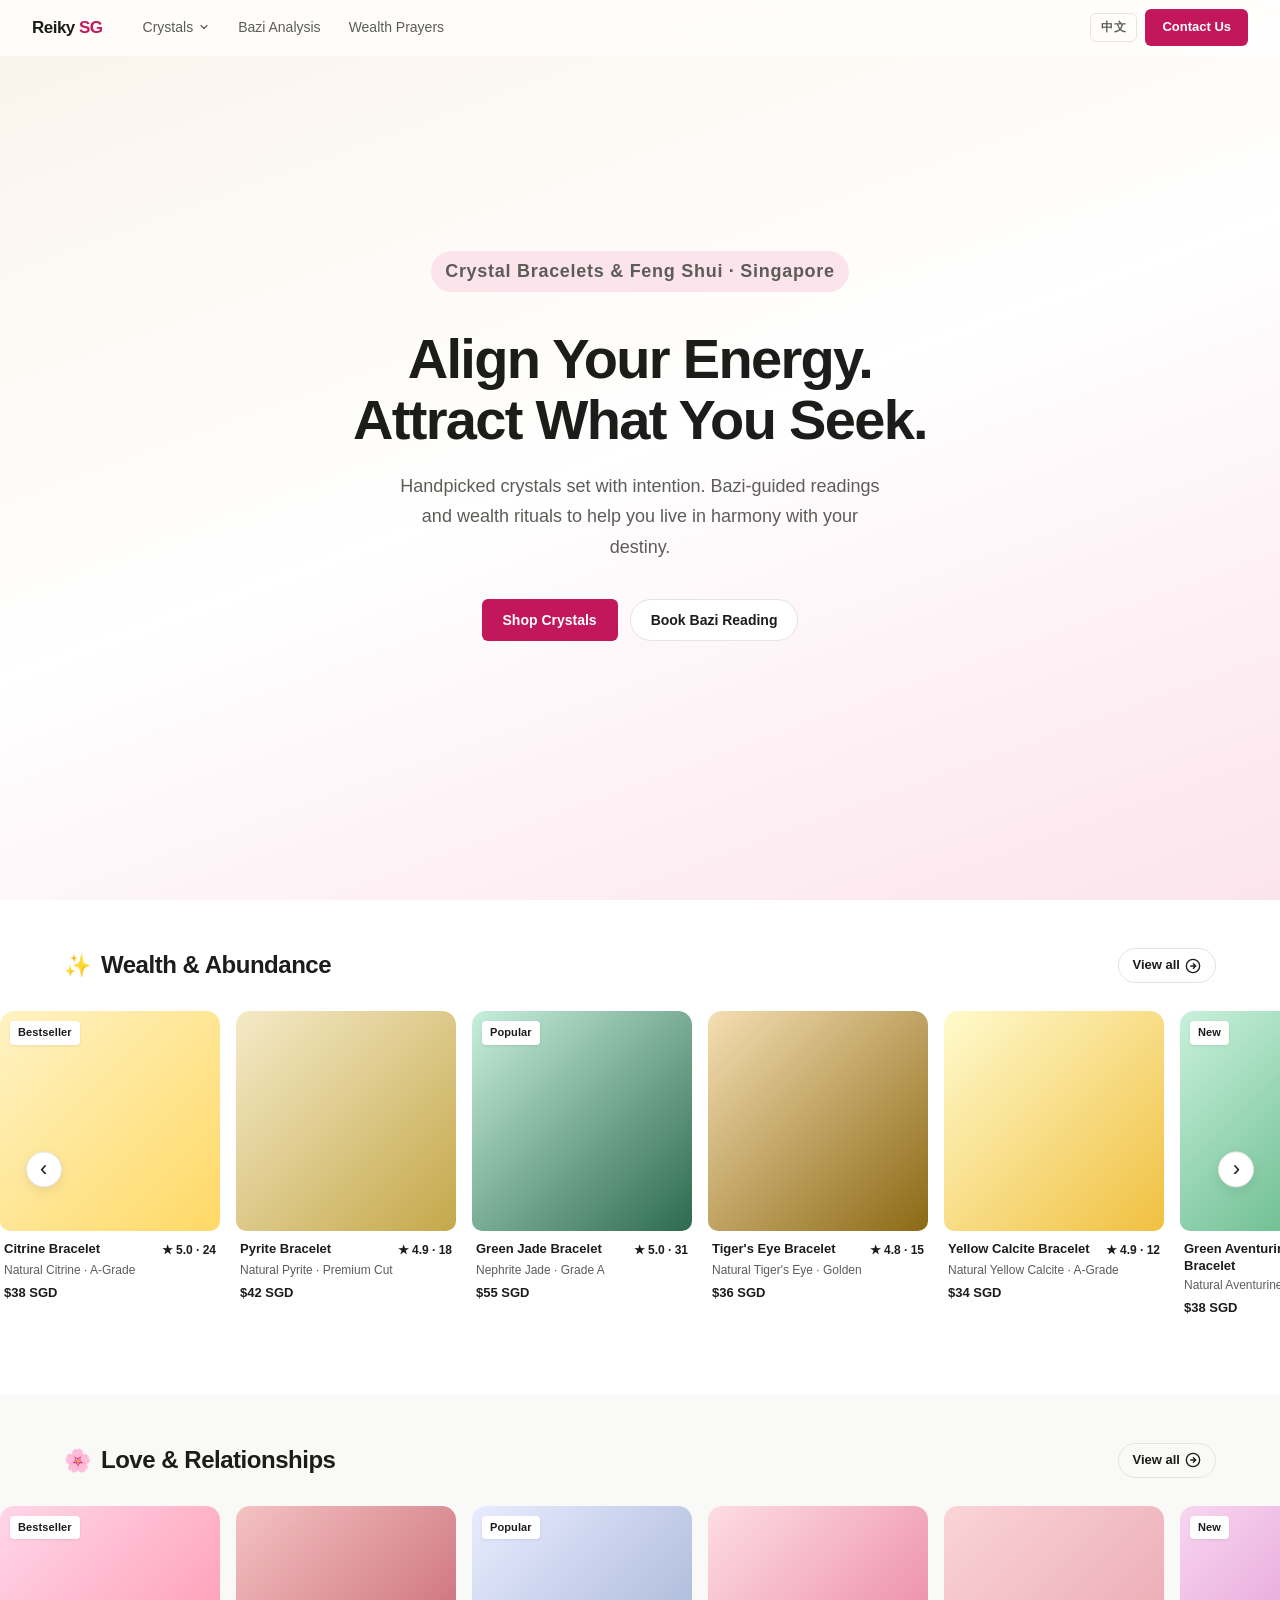
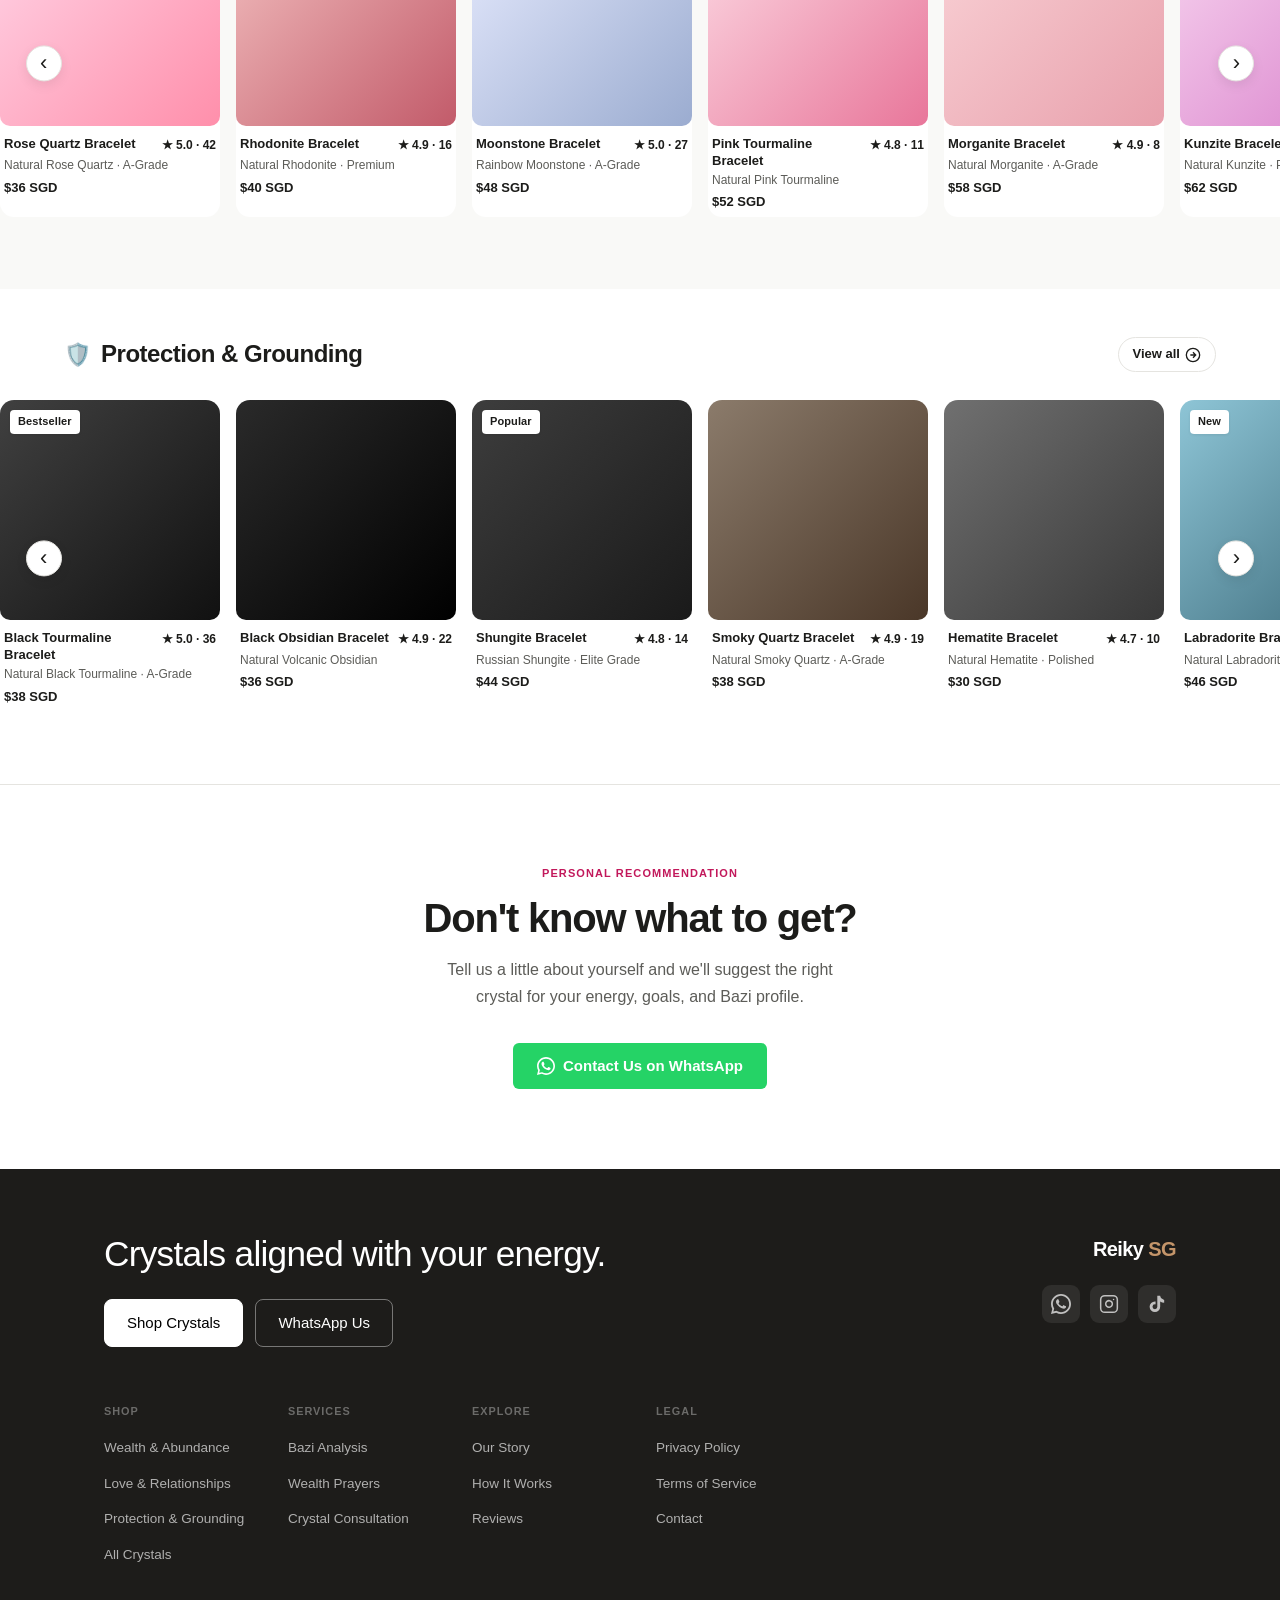
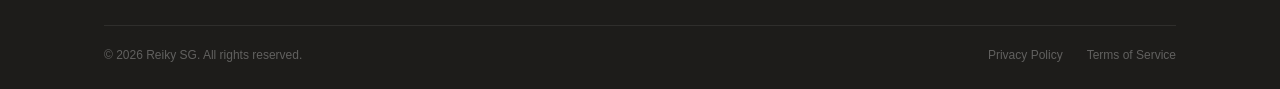
<file: index.html>
<!DOCTYPE html>
<html lang="en">
<head>
  <meta charset="UTF-8" />
  <meta name="viewport" content="width=device-width, initial-scale=1.0" />
  <title>Reiky SG — Crystal Bracelets &amp; Feng Shui</title>
  <meta name="description" content="Handcrafted crystal bracelets and authentic feng shui services in Singapore. Bazi analysis, wealth prayers, and intention-set crystal collections." />
  <link rel="stylesheet" href="/styles/main.css" />
</head>
<body>

  <!-- ── NAVBAR ── -->
  <div id="nav-root"></div>

  <!-- ── HERO ── -->
  <section class="hero">
    <div class="hero-inner">
      <p class="hero-eyebrow reveal" data-i18n="hero_eyebrow">Crystal Bracelets &amp; Feng Shui · Singapore</p>
      <h1 class="hero-headline reveal">Align Your Energy.<br>Attract What You Seek.</h1>
      <p class="hero-sub reveal" data-i18n="hero_sub">Handpicked crystals set with intention. Bazi-guided readings and wealth rituals to help you live in harmony with your destiny.</p>
      <div class="hero-cta reveal">
        <a href="/crystals/" class="btn btn-primary" data-i18n="btn_shop_crystals">Shop Crystals</a>
        <a href="/bazi-analysis.html" class="btn btn-outline" data-i18n="btn_book_bazi">Book Bazi Reading</a>
      </div>
    </div>
  </section>

  <!-- ── ROW 1: WEALTH ── -->
  <section class="crystal-row">
    <div class="cr-header">
      <div class="cr-heading">
        <span class="cr-emoji">✨</span>
        <h2 data-i18n="row_wealth">Wealth &amp; Abundance</h2>
      </div>
      <a href="/crystals/wealth.html" class="cr-view-all"><span data-i18n="row_view_all">View all</span> <svg width="16" height="16" viewBox="0 0 24 24" fill="none" stroke="currentColor" stroke-width="2"><circle cx="12" cy="12" r="10"/><path d="M12 8l4 4-4 4M8 12h8"/></svg></a>
    </div>
    <div class="cr-track-wrap">
      <button class="cr-arrow cr-arrow--left" aria-label="Scroll left" data-row="wealth">&lsaquo;</button>
      <div class="cr-track" id="track-wealth">

        <a class="ccard" href="/crystals/product.html?id=citrine">
          <div class="ccard-img ccard-img--citrine">
            <span class="ccard-badge" data-i18n="badge_bestseller">Bestseller</span>
          </div>
          <div class="ccard-body">
            <div class="ccard-top">
              <p class="ccard-name">Citrine Bracelet</p>
              <span class="ccard-rating">★ 5.0 · 24</span>
            </div>
            <p class="ccard-stone">Natural Citrine · A-Grade</p>
            <p class="ccard-price">$38 SGD</p>
          </div>
        </a>

        <a class="ccard" href="/crystals/product.html?id=pyrite">
          <div class="ccard-img ccard-img--pyrite"></div>
          <div class="ccard-body">
            <div class="ccard-top">
              <p class="ccard-name">Pyrite Bracelet</p>
              <span class="ccard-rating">★ 4.9 · 18</span>
            </div>
            <p class="ccard-stone">Natural Pyrite · Premium Cut</p>
            <p class="ccard-price">$42 SGD</p>
          </div>
        </a>

        <a class="ccard" href="/crystals/product.html?id=jade">
          <div class="ccard-img ccard-img--jade">
            <span class="ccard-badge" data-i18n="badge_popular">Popular</span>
          </div>
          <div class="ccard-body">
            <div class="ccard-top">
              <p class="ccard-name">Green Jade Bracelet</p>
              <span class="ccard-rating">★ 5.0 · 31</span>
            </div>
            <p class="ccard-stone">Nephrite Jade · Grade A</p>
            <p class="ccard-price">$55 SGD</p>
          </div>
        </a>

        <a class="ccard" href="/crystals/product.html?id=tigers-eye">
          <div class="ccard-img ccard-img--tigers-eye"></div>
          <div class="ccard-body">
            <div class="ccard-top">
              <p class="ccard-name">Tiger's Eye Bracelet</p>
              <span class="ccard-rating">★ 4.8 · 15</span>
            </div>
            <p class="ccard-stone">Natural Tiger's Eye · Golden</p>
            <p class="ccard-price">$36 SGD</p>
          </div>
        </a>

        <a class="ccard" href="/crystals/product.html?id=yellow-calcite">
          <div class="ccard-img ccard-img--yellow-calcite"></div>
          <div class="ccard-body">
            <div class="ccard-top">
              <p class="ccard-name">Yellow Calcite Bracelet</p>
              <span class="ccard-rating">★ 4.9 · 12</span>
            </div>
            <p class="ccard-stone">Natural Yellow Calcite · A-Grade</p>
            <p class="ccard-price">$34 SGD</p>
          </div>
        </a>

        <a class="ccard" href="/crystals/product.html?id=green-aventurine">
          <div class="ccard-img ccard-img--green-aventurine-w">
            <span class="ccard-badge" data-i18n="badge_new">New</span>
          </div>
          <div class="ccard-body">
            <div class="ccard-top">
              <p class="ccard-name">Green Aventurine Bracelet</p>
              <span class="ccard-rating">★ 5.0 · 9</span>
            </div>
            <p class="ccard-stone">Natural Aventurine · Premium</p>
            <p class="ccard-price">$38 SGD</p>
          </div>
        </a>

      </div>
      <button class="cr-arrow cr-arrow--right" aria-label="Scroll right" data-row="wealth">&rsaquo;</button>
    </div>
  </section>

  <!-- ── ROW 2: LOVE ── -->
  <section class="crystal-row crystal-row--alt">
    <div class="cr-header">
      <div class="cr-heading">
        <span class="cr-emoji">🌸</span>
        <h2 data-i18n="row_love">Love &amp; Relationships</h2>
      </div>
      <a href="/crystals/love.html" class="cr-view-all"><span data-i18n="row_view_all">View all</span> <svg width="16" height="16" viewBox="0 0 24 24" fill="none" stroke="currentColor" stroke-width="2"><circle cx="12" cy="12" r="10"/><path d="M12 8l4 4-4 4M8 12h8"/></svg></a>
    </div>
    <div class="cr-track-wrap">
      <button class="cr-arrow cr-arrow--left" aria-label="Scroll left" data-row="love">&lsaquo;</button>
      <div class="cr-track" id="track-love">

        <a class="ccard" href="/crystals/product.html?id=rose-quartz">
          <div class="ccard-img ccard-img--rose-quartz">
            <span class="ccard-badge" data-i18n="badge_bestseller">Bestseller</span>
          </div>
          <div class="ccard-body">
            <div class="ccard-top">
              <p class="ccard-name">Rose Quartz Bracelet</p>
              <span class="ccard-rating">★ 5.0 · 42</span>
            </div>
            <p class="ccard-stone">Natural Rose Quartz · A-Grade</p>
            <p class="ccard-price">$36 SGD</p>
          </div>
        </a>

        <a class="ccard" href="/crystals/product.html?id=rhodonite">
          <div class="ccard-img ccard-img--rhodonite"></div>
          <div class="ccard-body">
            <div class="ccard-top">
              <p class="ccard-name">Rhodonite Bracelet</p>
              <span class="ccard-rating">★ 4.9 · 16</span>
            </div>
            <p class="ccard-stone">Natural Rhodonite · Premium</p>
            <p class="ccard-price">$40 SGD</p>
          </div>
        </a>

        <a class="ccard" href="/crystals/product.html?id=moonstone">
          <div class="ccard-img ccard-img--moonstone">
            <span class="ccard-badge" data-i18n="badge_popular">Popular</span>
          </div>
          <div class="ccard-body">
            <div class="ccard-top">
              <p class="ccard-name">Moonstone Bracelet</p>
              <span class="ccard-rating">★ 5.0 · 27</span>
            </div>
            <p class="ccard-stone">Rainbow Moonstone · A-Grade</p>
            <p class="ccard-price">$48 SGD</p>
          </div>
        </a>

        <a class="ccard" href="/crystals/product.html?id=pink-tourmaline">
          <div class="ccard-img ccard-img--pink-tourmaline"></div>
          <div class="ccard-body">
            <div class="ccard-top">
              <p class="ccard-name">Pink Tourmaline Bracelet</p>
              <span class="ccard-rating">★ 4.8 · 11</span>
            </div>
            <p class="ccard-stone">Natural Pink Tourmaline</p>
            <p class="ccard-price">$52 SGD</p>
          </div>
        </a>

        <a class="ccard" href="/crystals/product.html?id=morganite">
          <div class="ccard-img ccard-img--morganite"></div>
          <div class="ccard-body">
            <div class="ccard-top">
              <p class="ccard-name">Morganite Bracelet</p>
              <span class="ccard-rating">★ 4.9 · 8</span>
            </div>
            <p class="ccard-stone">Natural Morganite · A-Grade</p>
            <p class="ccard-price">$58 SGD</p>
          </div>
        </a>

        <a class="ccard" href="/crystals/product.html?id=kunzite">
          <div class="ccard-img ccard-img--kunzite">
            <span class="ccard-badge" data-i18n="badge_new">New</span>
          </div>
          <div class="ccard-body">
            <div class="ccard-top">
              <p class="ccard-name">Kunzite Bracelet</p>
              <span class="ccard-rating">★ 5.0 · 6</span>
            </div>
            <p class="ccard-stone">Natural Kunzite · Premium Cut</p>
            <p class="ccard-price">$62 SGD</p>
          </div>
        </a>

      </div>
      <button class="cr-arrow cr-arrow--right" aria-label="Scroll right" data-row="love">&rsaquo;</button>
    </div>
  </section>

  <!-- ── ROW 3: PROTECTION ── -->
  <section class="crystal-row">
    <div class="cr-header">
      <div class="cr-heading">
        <span class="cr-emoji">🛡️</span>
        <h2 data-i18n="row_protection">Protection &amp; Grounding</h2>
      </div>
      <a href="/crystals/protection.html" class="cr-view-all"><span data-i18n="row_view_all">View all</span> <svg width="16" height="16" viewBox="0 0 24 24" fill="none" stroke="currentColor" stroke-width="2"><circle cx="12" cy="12" r="10"/><path d="M12 8l4 4-4 4M8 12h8"/></svg></a>
    </div>
    <div class="cr-track-wrap">
      <button class="cr-arrow cr-arrow--left" aria-label="Scroll left" data-row="protection">&lsaquo;</button>
      <div class="cr-track" id="track-protection">

        <a class="ccard" href="/crystals/product.html?id=black-tourmaline">
          <div class="ccard-img ccard-img--black-tourmaline">
            <span class="ccard-badge" data-i18n="badge_bestseller">Bestseller</span>
          </div>
          <div class="ccard-body">
            <div class="ccard-top">
              <p class="ccard-name">Black Tourmaline Bracelet</p>
              <span class="ccard-rating">★ 5.0 · 36</span>
            </div>
            <p class="ccard-stone">Natural Black Tourmaline · A-Grade</p>
            <p class="ccard-price">$38 SGD</p>
          </div>
        </a>

        <a class="ccard" href="/crystals/product.html?id=obsidian">
          <div class="ccard-img ccard-img--obsidian"></div>
          <div class="ccard-body">
            <div class="ccard-top">
              <p class="ccard-name">Black Obsidian Bracelet</p>
              <span class="ccard-rating">★ 4.9 · 22</span>
            </div>
            <p class="ccard-stone">Natural Volcanic Obsidian</p>
            <p class="ccard-price">$36 SGD</p>
          </div>
        </a>

        <a class="ccard" href="/crystals/product.html?id=shungite">
          <div class="ccard-img ccard-img--shungite">
            <span class="ccard-badge" data-i18n="badge_popular">Popular</span>
          </div>
          <div class="ccard-body">
            <div class="ccard-top">
              <p class="ccard-name">Shungite Bracelet</p>
              <span class="ccard-rating">★ 4.8 · 14</span>
            </div>
            <p class="ccard-stone">Russian Shungite · Elite Grade</p>
            <p class="ccard-price">$44 SGD</p>
          </div>
        </a>

        <a class="ccard" href="/crystals/product.html?id=smoky-quartz">
          <div class="ccard-img ccard-img--smoky-quartz"></div>
          <div class="ccard-body">
            <div class="ccard-top">
              <p class="ccard-name">Smoky Quartz Bracelet</p>
              <span class="ccard-rating">★ 4.9 · 19</span>
            </div>
            <p class="ccard-stone">Natural Smoky Quartz · A-Grade</p>
            <p class="ccard-price">$38 SGD</p>
          </div>
        </a>

        <a class="ccard" href="/crystals/product.html?id=hematite">
          <div class="ccard-img ccard-img--hematite"></div>
          <div class="ccard-body">
            <div class="ccard-top">
              <p class="ccard-name">Hematite Bracelet</p>
              <span class="ccard-rating">★ 4.7 · 10</span>
            </div>
            <p class="ccard-stone">Natural Hematite · Polished</p>
            <p class="ccard-price">$30 SGD</p>
          </div>
        </a>

        <a class="ccard" href="/crystals/product.html?id=labradorite">
          <div class="ccard-img ccard-img--labradorite">
            <span class="ccard-badge" data-i18n="badge_new">New</span>
          </div>
          <div class="ccard-body">
            <div class="ccard-top">
              <p class="ccard-name">Labradorite Bracelet</p>
              <span class="ccard-rating">★ 5.0 · 7</span>
            </div>
            <p class="ccard-stone">Natural Labradorite · Premium</p>
            <p class="ccard-price">$46 SGD</p>
          </div>
        </a>

      </div>
      <button class="cr-arrow cr-arrow--right" aria-label="Scroll right" data-row="protection">&rsaquo;</button>
    </div>
  </section>

  <!-- ── NOT SURE CTA ── -->
  <section class="not-sure" id="contact">
    <div class="not-sure-inner">
      <p class="not-sure-eyebrow" data-i18n="cta_personal_rec">Personal Recommendation</p>
      <h2 class="not-sure-title" data-i18n="cta_not_sure_title">Don't know what to get?</h2>
      <p class="not-sure-sub" data-i18n="cta_not_sure_sub">Tell us a little about yourself and we'll suggest the right crystal for your energy, goals, and Bazi profile.</p>
      <a
        href="https://wa.me/6589386813?text=Hi%20Reiky%20SG!%20I'm%20not%20sure%20which%20crystal%20to%20get.%20Can%20you%20help%20me%20choose%3F"
        class="btn btn-wa"
        target="_blank"
        rel="noopener"
      >
        <svg width="18" height="18" viewBox="0 0 24 24" fill="currentColor"><path d="M17.472 14.382c-.297-.149-1.758-.867-2.03-.967-.273-.099-.471-.148-.67.15-.197.297-.767.966-.94 1.164-.173.199-.347.223-.644.075-.297-.15-1.255-.463-2.39-1.475-.883-.788-1.48-1.761-1.653-2.059-.173-.297-.018-.458.13-.606.134-.133.298-.347.446-.52.149-.174.198-.298.298-.497.099-.198.05-.371-.025-.52-.075-.149-.669-1.612-.916-2.207-.242-.579-.487-.5-.669-.51-.173-.008-.371-.01-.57-.01-.198 0-.52.074-.792.372-.272.297-1.04 1.016-1.04 2.479 0 1.462 1.065 2.875 1.213 3.074.149.198 2.096 3.2 5.077 4.487.709.306 1.262.489 1.694.625.712.227 1.36.195 1.871.118.571-.085 1.758-.719 2.006-1.413.248-.694.248-1.289.173-1.413-.074-.124-.272-.198-.57-.347z"/><path d="M12 0C5.373 0 0 5.373 0 12c0 2.127.558 4.126 1.534 5.86L0 24l6.335-1.51A11.955 11.955 0 0012 24c6.627 0 12-5.373 12-12S18.627 0 12 0zm0 21.818a9.818 9.818 0 01-5.001-1.366l-.357-.213-3.76.896.953-3.659-.233-.376A9.792 9.792 0 012.182 12C2.182 6.575 6.575 2.182 12 2.182S21.818 6.575 21.818 12 17.425 21.818 12 21.818z"/></svg>
        <span data-i18n="btn_contact_wa">Contact Us on WhatsApp</span>
      </a>
    </div>
  </section>

  <!-- ── FOOTER ── -->
  <footer class="footer">
    <div class="footer-container">

      <!-- Top: heading + CTAs | logo + socials -->
      <div class="footer-top">
        <div class="footer-top-left">
          <h2 class="footer-headline" data-i18n="footer_headline">Crystals aligned with your energy.</h2>
          <div class="footer-ctas">
            <a href="/crystals/" class="footer-btn footer-btn--primary" data-i18n="footer_shop_crystals">Shop Crystals</a>
            <a
              href="https://wa.me/6589386813?text=Hi%20Reiky%20SG!%20I'd%20like%20to%20learn%20more."
              class="footer-btn footer-btn--outline"
              target="_blank" rel="noopener"
              data-i18n="footer_whatsapp_us"
            >WhatsApp Us</a>
          </div>
        </div>
        <div class="footer-top-right">
          <span class="footer-wordmark">Reiky <span>SG</span></span>
          <div class="footer-socials">
            <!-- WhatsApp -->
            <a href="https://wa.me/6589386813" target="_blank" rel="noopener" aria-label="WhatsApp" class="footer-social-icon">
              <svg width="20" height="20" viewBox="0 0 24 24" fill="currentColor"><path d="M17.472 14.382c-.297-.149-1.758-.867-2.03-.967-.273-.099-.471-.148-.67.15-.197.297-.767.966-.94 1.164-.173.199-.347.223-.644.075-.297-.15-1.255-.463-2.39-1.475-.883-.788-1.48-1.761-1.653-2.059-.173-.297-.018-.458.13-.606.134-.133.298-.347.446-.52.149-.174.198-.298.298-.497.099-.198.05-.371-.025-.52-.075-.149-.669-1.612-.916-2.207-.242-.579-.487-.5-.669-.51-.173-.008-.371-.01-.57-.01-.198 0-.52.074-.792.372-.272.297-1.04 1.016-1.04 2.479 0 1.462 1.065 2.875 1.213 3.074.149.198 2.096 3.2 5.077 4.487.709.306 1.262.489 1.694.625.712.227 1.36.195 1.871.118.571-.085 1.758-.719 2.006-1.413.248-.694.248-1.289.173-1.413-.074-.124-.272-.198-.57-.347z"/><path d="M12 0C5.373 0 0 5.373 0 12c0 2.127.558 4.126 1.534 5.86L0 24l6.335-1.51A11.955 11.955 0 0012 24c6.627 0 12-5.373 12-12S18.627 0 12 0zm0 21.818a9.818 9.818 0 01-5.001-1.366l-.357-.213-3.76.896.953-3.659-.233-.376A9.792 9.792 0 012.182 12C2.182 6.575 6.575 2.182 12 2.182S21.818 6.575 21.818 12 17.425 21.818 12 21.818z"/></svg>
            </a>
            <!-- Instagram -->
            <a href="https://instagram.com/reiky.sg" target="_blank" rel="noopener" aria-label="Instagram" class="footer-social-icon">
              <svg width="20" height="20" viewBox="0 0 24 24" fill="none" stroke="currentColor" stroke-width="1.8" stroke-linecap="round" stroke-linejoin="round"><rect x="2" y="2" width="20" height="20" rx="5" ry="5"/><path d="M16 11.37A4 4 0 1 1 12.63 8 4 4 0 0 1 16 11.37z"/><line x1="17.5" y1="6.5" x2="17.51" y2="6.5"/></svg>
            </a>
            <!-- TikTok -->
            <a href="https://tiktok.com/@reiky.sg" target="_blank" rel="noopener" aria-label="TikTok" class="footer-social-icon">
              <svg width="20" height="20" viewBox="0 0 24 24" fill="currentColor"><path d="M19.59 6.69a4.83 4.83 0 01-3.77-4.25V2h-3.45v13.67a2.89 2.89 0 01-2.88 2.5 2.89 2.89 0 01-2.89-2.89 2.89 2.89 0 012.89-2.89c.28 0 .54.04.79.1V9.01a6.34 6.34 0 00-.79-.05 6.34 6.34 0 00-6.34 6.34 6.34 6.34 0 006.34 6.34 6.34 6.34 0 006.33-6.34V8.99a8.16 8.16 0 004.78 1.52V7.06a4.85 4.85 0 01-1.01-.37z"/></svg>
            </a>
          </div>
        </div>
      </div>

      <!-- Nav columns -->
      <div class="footer-nav">
        <div class="footer-col">
          <p class="footer-col-heading" data-i18n="footer_shop">Shop</p>
          <ul>
            <li><a href="/crystals/wealth.html" data-i18n="footer_wealth_link">Wealth &amp; Abundance</a></li>
            <li><a href="/crystals/love.html" data-i18n="footer_love_link">Love &amp; Relationships</a></li>
            <li><a href="/crystals/protection.html" data-i18n="footer_protection_link">Protection &amp; Grounding</a></li>
            <li><a href="/crystals/" data-i18n="footer_all_crystals">All Crystals</a></li>
          </ul>
        </div>
        <div class="footer-col">
          <p class="footer-col-heading" data-i18n="footer_services">Services</p>
          <ul>
            <li><a href="/bazi-analysis.html" data-i18n="footer_bazi">Bazi Analysis</a></li>
            <li><a href="/wealth-prayers.html" data-i18n="footer_prayers">Wealth Prayers</a></li>
            <li><a href="/#contact" data-i18n="footer_consultation">Crystal Consultation</a></li>
          </ul>
        </div>
        <div class="footer-col">
          <p class="footer-col-heading" data-i18n="footer_explore">Explore</p>
          <ul>
            <li><a href="/#about" data-i18n="footer_our_story">Our Story</a></li>
            <li><a href="/#how-it-works" data-i18n="footer_how_it_works">How It Works</a></li>
            <li><a href="/#reviews" data-i18n="footer_reviews">Reviews</a></li>
          </ul>
        </div>
        <div class="footer-col">
          <p class="footer-col-heading" data-i18n="footer_legal">Legal</p>
          <ul>
            <li><a href="/privacy.html" data-i18n="footer_privacy">Privacy Policy</a></li>
            <li><a href="/terms.html" data-i18n="footer_terms">Terms of Service</a></li>
            <li><a href="/#contact" data-i18n="footer_contact">Contact</a></li>
          </ul>
        </div>
      </div>

      <!-- Bottom bar -->
      <div class="footer-bottom">
        <p data-i18n="footer_copyright">&copy; 2026 Reiky SG. All rights reserved.</p>
        <div class="footer-bottom-links">
          <a href="/privacy.html" data-i18n="footer_privacy">Privacy Policy</a>
          <a href="/terms.html" data-i18n="footer_terms">Terms of Service</a>
        </div>
      </div>

    </div>
  </footer>

  <script src="/scripts/i18n.js"></script>
  <script src="/scripts/nav.js"></script>
  <script>
    // ── Carousel arrows ──
    document.querySelectorAll('.cr-arrow').forEach(function(btn) {
      btn.addEventListener('click', function() {
        var row = btn.getAttribute('data-row')
        var track = document.getElementById('track-' + row)
        var card = track.querySelector('.ccard')
        var cardW = card ? card.offsetWidth + 16 : 260
        var dir = btn.classList.contains('cr-arrow--left') ? -1 : 1
        track.scrollBy({ left: dir * cardW * 2, behavior: 'smooth' })
      })
    })

    // Show/hide arrows based on scroll position
    document.querySelectorAll('.cr-track').forEach(function(track) {
      var row = track.id.replace('track-', '')
      var leftBtn  = document.querySelector('.cr-arrow--left[data-row="' + row + '"]')
      var rightBtn = document.querySelector('.cr-arrow--right[data-row="' + row + '"]')

      function updateArrows() {
        leftBtn.style.opacity  = track.scrollLeft > 10 ? '1' : '0'
        rightBtn.style.opacity = track.scrollLeft < track.scrollWidth - track.clientWidth - 10 ? '1' : '0'
      }
      track.addEventListener('scroll', updateArrows, { passive: true })
      updateArrows()
    })
  </script>
</body>
</html>
</file>
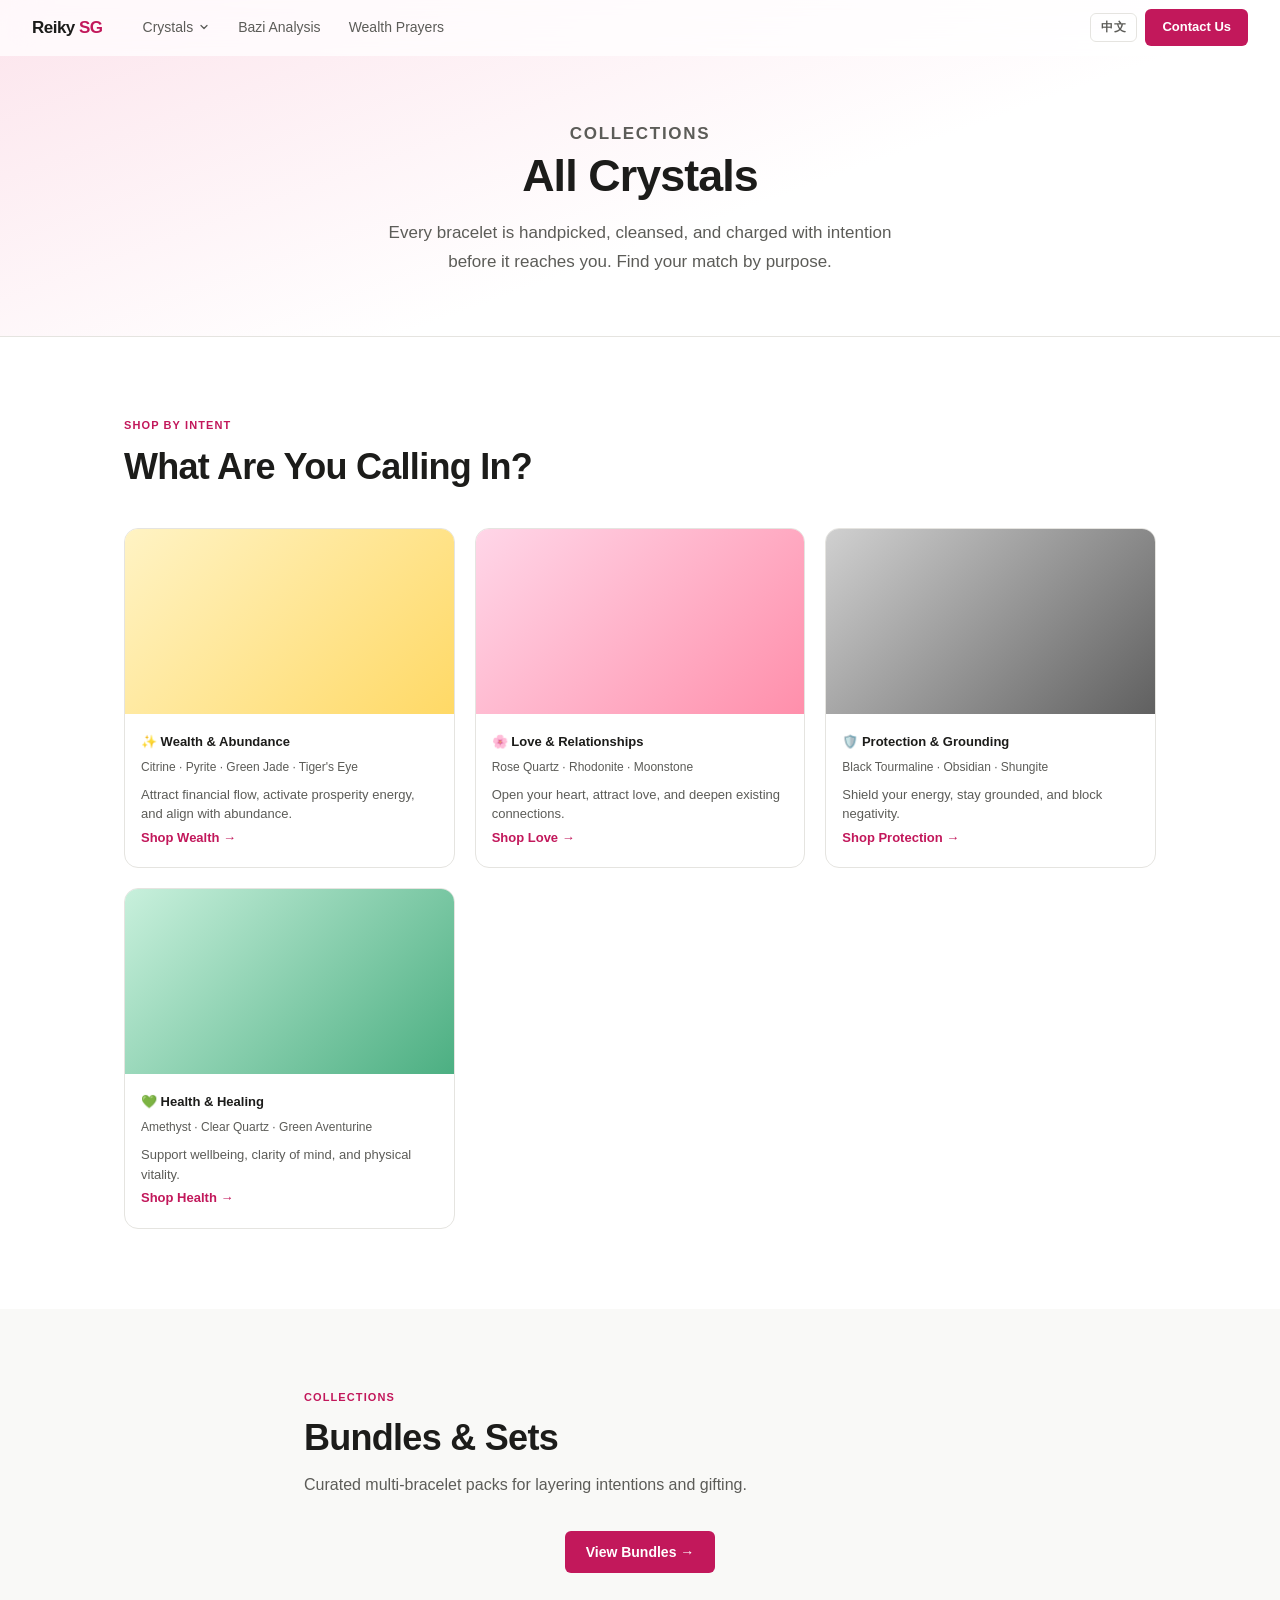
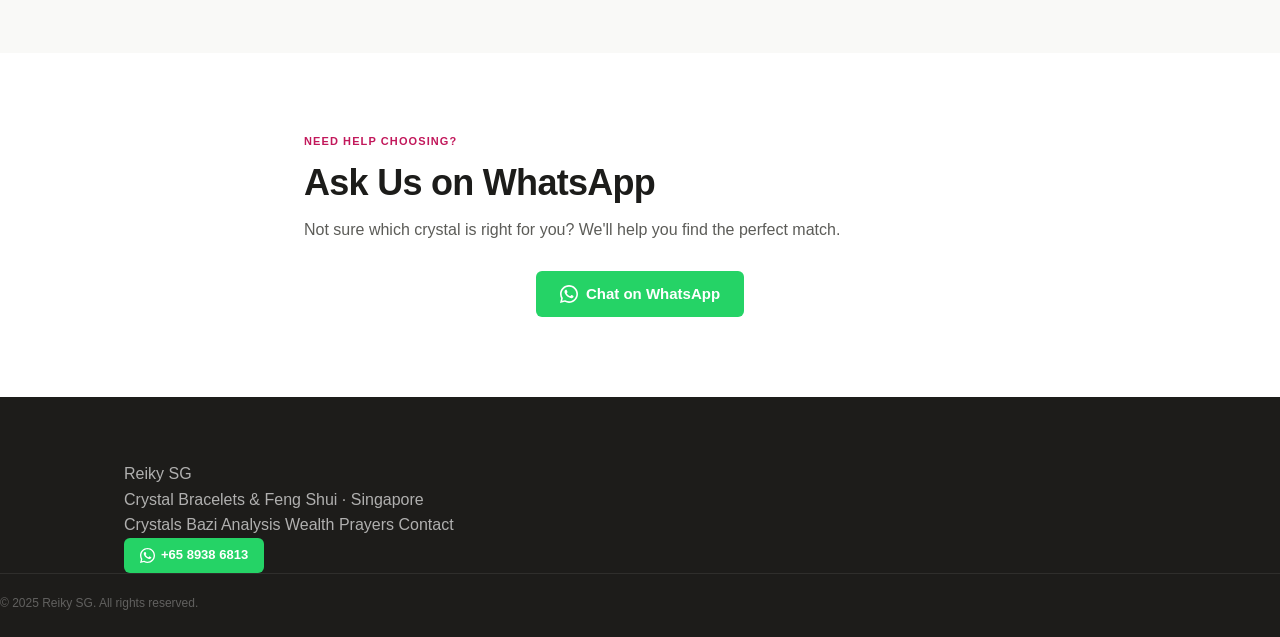
<file: crystals/index.html>
<!DOCTYPE html>
<html lang="en">
<head>
  <meta charset="UTF-8" />
  <meta name="viewport" content="width=device-width, initial-scale=1.0" />
  <title>All Crystals — Reiky SG</title>
  <meta name="description" content="Browse all crystal bracelet collections at Reiky SG. Shop by intention — wealth, love, protection, and healing." />
  <link rel="stylesheet" href="/styles/main.css" />
</head>
<body>

  <div id="nav-root"></div>

  <section class="page-hero">
    <div class="container">
      <p class="section-eyebrow reveal" data-i18n="all_crystals_eyebrow">Collections</p>
      <h1 class="page-hero-title reveal" data-i18n="all_crystals_h1">All Crystals</h1>
      <p class="page-hero-sub reveal" data-i18n="all_crystals_sub">Every bracelet is handpicked, cleansed, and charged with intention before it reaches you. Find your match by purpose.</p>
    </div>
  </section>

  <!-- ── SHOP BY INTENT ── -->
  <section class="section">
    <div class="container">
      <p class="section-eyebrow reveal" data-i18n="shop_by_intent_eyebrow">Shop by Intent</p>
      <h2 class="section-title reveal" data-i18n="shop_by_intent_title">What Are You Calling In?</h2>

      <div class="intent-grid intent-grid--large">

        <a href="/crystals/wealth.html" class="intent-card intent-card--large reveal">
          <div class="intent-img intent-img--wealth"></div>
          <div class="intent-card-body">
            <span class="intent-tag" data-i18n="intent_wealth_tag">✨ Wealth &amp; Abundance</span>
            <p class="intent-sub">Citrine · Pyrite · Green Jade · Tiger's Eye</p>
            <p class="intent-desc" data-i18n="intent_wealth_desc">Attract financial flow, activate prosperity energy, and align with abundance.</p>
            <span class="service-link" data-i18n="intent_shop_wealth">Shop Wealth →</span>
          </div>
        </a>

        <a href="/crystals/love.html" class="intent-card intent-card--large reveal">
          <div class="intent-img intent-img--love"></div>
          <div class="intent-card-body">
            <span class="intent-tag" data-i18n="intent_love_tag">🌸 Love &amp; Relationships</span>
            <p class="intent-sub">Rose Quartz · Rhodonite · Moonstone</p>
            <p class="intent-desc" data-i18n="intent_love_desc">Open your heart, attract love, and deepen existing connections.</p>
            <span class="service-link" data-i18n="intent_shop_love">Shop Love →</span>
          </div>
        </a>

        <a href="/crystals/protection.html" class="intent-card intent-card--large reveal">
          <div class="intent-img intent-img--protection"></div>
          <div class="intent-card-body">
            <span class="intent-tag" data-i18n="intent_protection_tag">🛡️ Protection &amp; Grounding</span>
            <p class="intent-sub">Black Tourmaline · Obsidian · Shungite</p>
            <p class="intent-desc" data-i18n="intent_protection_desc">Shield your energy, stay grounded, and block negativity.</p>
            <span class="service-link" data-i18n="intent_shop_protection">Shop Protection →</span>
          </div>
        </a>

        <a href="/crystals/health.html" class="intent-card intent-card--large reveal">
          <div class="intent-img intent-img--health"></div>
          <div class="intent-card-body">
            <span class="intent-tag" data-i18n="intent_health_tag">💚 Health &amp; Healing</span>
            <p class="intent-sub">Amethyst · Clear Quartz · Green Aventurine</p>
            <p class="intent-desc" data-i18n="intent_health_desc">Support wellbeing, clarity of mind, and physical vitality.</p>
            <span class="service-link" data-i18n="intent_shop_health">Shop Health →</span>
          </div>
        </a>

      </div>
    </div>
  </section>

  <!-- ── BUNDLES ── -->
  <section class="section section-alt">
    <div class="container container--narrow">
      <p class="section-eyebrow reveal" data-i18n="all_bundles_eyebrow">Collections</p>
      <h2 class="section-title reveal" data-i18n="all_bundles_title">Bundles &amp; Sets</h2>
      <p class="section-sub reveal" data-i18n="all_bundles_sub">Curated multi-bracelet packs for layering intentions and gifting.</p>
      <div style="text-align:center;margin-top:32px;" class="reveal">
        <a href="/crystals/bundles.html" class="btn btn-primary" data-i18n="btn_view_bundles">View Bundles →</a>
      </div>
    </div>
  </section>

  <!-- ── CONTACT ── -->
  <section class="section" id="contact">
    <div class="container container--narrow">
      <p class="section-eyebrow reveal" data-i18n="all_contact_eyebrow">Need Help Choosing?</p>
      <h2 class="section-title reveal" data-i18n="all_contact_title">Ask Us on WhatsApp</h2>
      <p class="section-sub reveal" data-i18n="all_contact_sub">Not sure which crystal is right for you? We'll help you find the perfect match.</p>
      <div style="text-align:center;margin-top:28px;" class="reveal">
        <a href="https://wa.me/6589386813?text=Hi%20Reiky%20SG!%20I%20need%20help%20choosing%20the%20right%20crystal%20bracelet." class="btn btn-wa" target="_blank" rel="noopener">
          <svg width="18" height="18" viewBox="0 0 24 24" fill="currentColor"><path d="M17.472 14.382c-.297-.149-1.758-.867-2.03-.967-.273-.099-.471-.148-.67.15-.197.297-.767.966-.94 1.164-.173.199-.347.223-.644.075-.297-.15-1.255-.463-2.39-1.475-.883-.788-1.48-1.761-1.653-2.059-.173-.297-.018-.458.13-.606.134-.133.298-.347.446-.52.149-.174.198-.298.298-.497.099-.198.05-.371-.025-.52-.075-.149-.669-1.612-.916-2.207-.242-.579-.487-.5-.669-.51-.173-.008-.371-.01-.57-.01-.198 0-.52.074-.792.372-.272.297-1.04 1.016-1.04 2.479 0 1.462 1.065 2.875 1.213 3.074.149.198 2.096 3.2 5.077 4.487.709.306 1.262.489 1.694.625.712.227 1.36.195 1.871.118.571-.085 1.758-.719 2.006-1.413.248-.694.248-1.289.173-1.413-.074-.124-.272-.198-.57-.347z"/><path d="M12 0C5.373 0 0 5.373 0 12c0 2.127.558 4.126 1.534 5.86L0 24l6.335-1.51A11.955 11.955 0 0012 24c6.627 0 12-5.373 12-12S18.627 0 12 0zm0 21.818a9.818 9.818 0 01-5.001-1.366l-.357-.213-3.76.896.953-3.659-.233-.376A9.792 9.792 0 012.182 12C2.182 6.575 6.575 2.182 12 2.182S21.818 6.575 21.818 12 17.425 21.818 12 21.818z"/></svg>
          <span data-i18n="btn_chat_wa">Chat on WhatsApp</span>
        </a>
      </div>
    </div>
  </section>

  <footer class="footer">
    <div class="container footer-inner">
      <div class="footer-brand">
        <span class="footer-logo">Reiky <span>SG</span></span>
        <p class="footer-tagline" data-i18n="footer_tagline">Crystal Bracelets &amp; Feng Shui · Singapore</p>
      </div>
      <div class="footer-links">
        <a href="/crystals/" data-i18n="footer_crystals">Crystals</a>
        <a href="/bazi-analysis.html" data-i18n="footer_bazi">Bazi Analysis</a>
        <a href="/wealth-prayers.html" data-i18n="footer_prayers">Wealth Prayers</a>
        <a href="/#contact" data-i18n="footer_contact">Contact</a>
      </div>
      <div class="footer-contact">
        <a href="https://wa.me/6589386813" class="btn btn-wa-sm" target="_blank" rel="noopener">
          <svg width="15" height="15" viewBox="0 0 24 24" fill="currentColor"><path d="M17.472 14.382c-.297-.149-1.758-.867-2.03-.967-.273-.099-.471-.148-.67.15-.197.297-.767.966-.94 1.164-.173.199-.347.223-.644.075-.297-.15-1.255-.463-2.39-1.475-.883-.788-1.48-1.761-1.653-2.059-.173-.297-.018-.458.13-.606.134-.133.298-.347.446-.52.149-.174.198-.298.298-.497.099-.198.05-.371-.025-.52-.075-.149-.669-1.612-.916-2.207-.242-.579-.487-.5-.669-.51-.173-.008-.371-.01-.57-.01-.198 0-.52.074-.792.372-.272.297-1.04 1.016-1.04 2.479 0 1.462 1.065 2.875 1.213 3.074.149.198 2.096 3.2 5.077 4.487.709.306 1.262.489 1.694.625.712.227 1.36.195 1.871.118.571-.085 1.758-.719 2.006-1.413.248-.694.248-1.289.173-1.413-.074-.124-.272-.198-.57-.347z"/><path d="M12 0C5.373 0 0 5.373 0 12c0 2.127.558 4.126 1.534 5.86L0 24l6.335-1.51A11.955 11.955 0 0012 24c6.627 0 12-5.373 12-12S18.627 0 12 0zm0 21.818a9.818 9.818 0 01-5.001-1.366l-.357-.213-3.76.896.953-3.659-.233-.376A9.792 9.792 0 012.182 12C2.182 6.575 6.575 2.182 12 2.182S21.818 6.575 21.818 12 17.425 21.818 12 21.818z"/></svg>
          +65 8938 6813
        </a>
      </div>
    </div>
    <div class="footer-bottom">
      <p data-i18n="footer_copyright_25">&copy; 2025 Reiky SG. All rights reserved.</p>
    </div>
  </footer>

  <script src="/scripts/i18n.js"></script>
  <script src="/scripts/nav.js"></script>
</body>
</html>
</file>
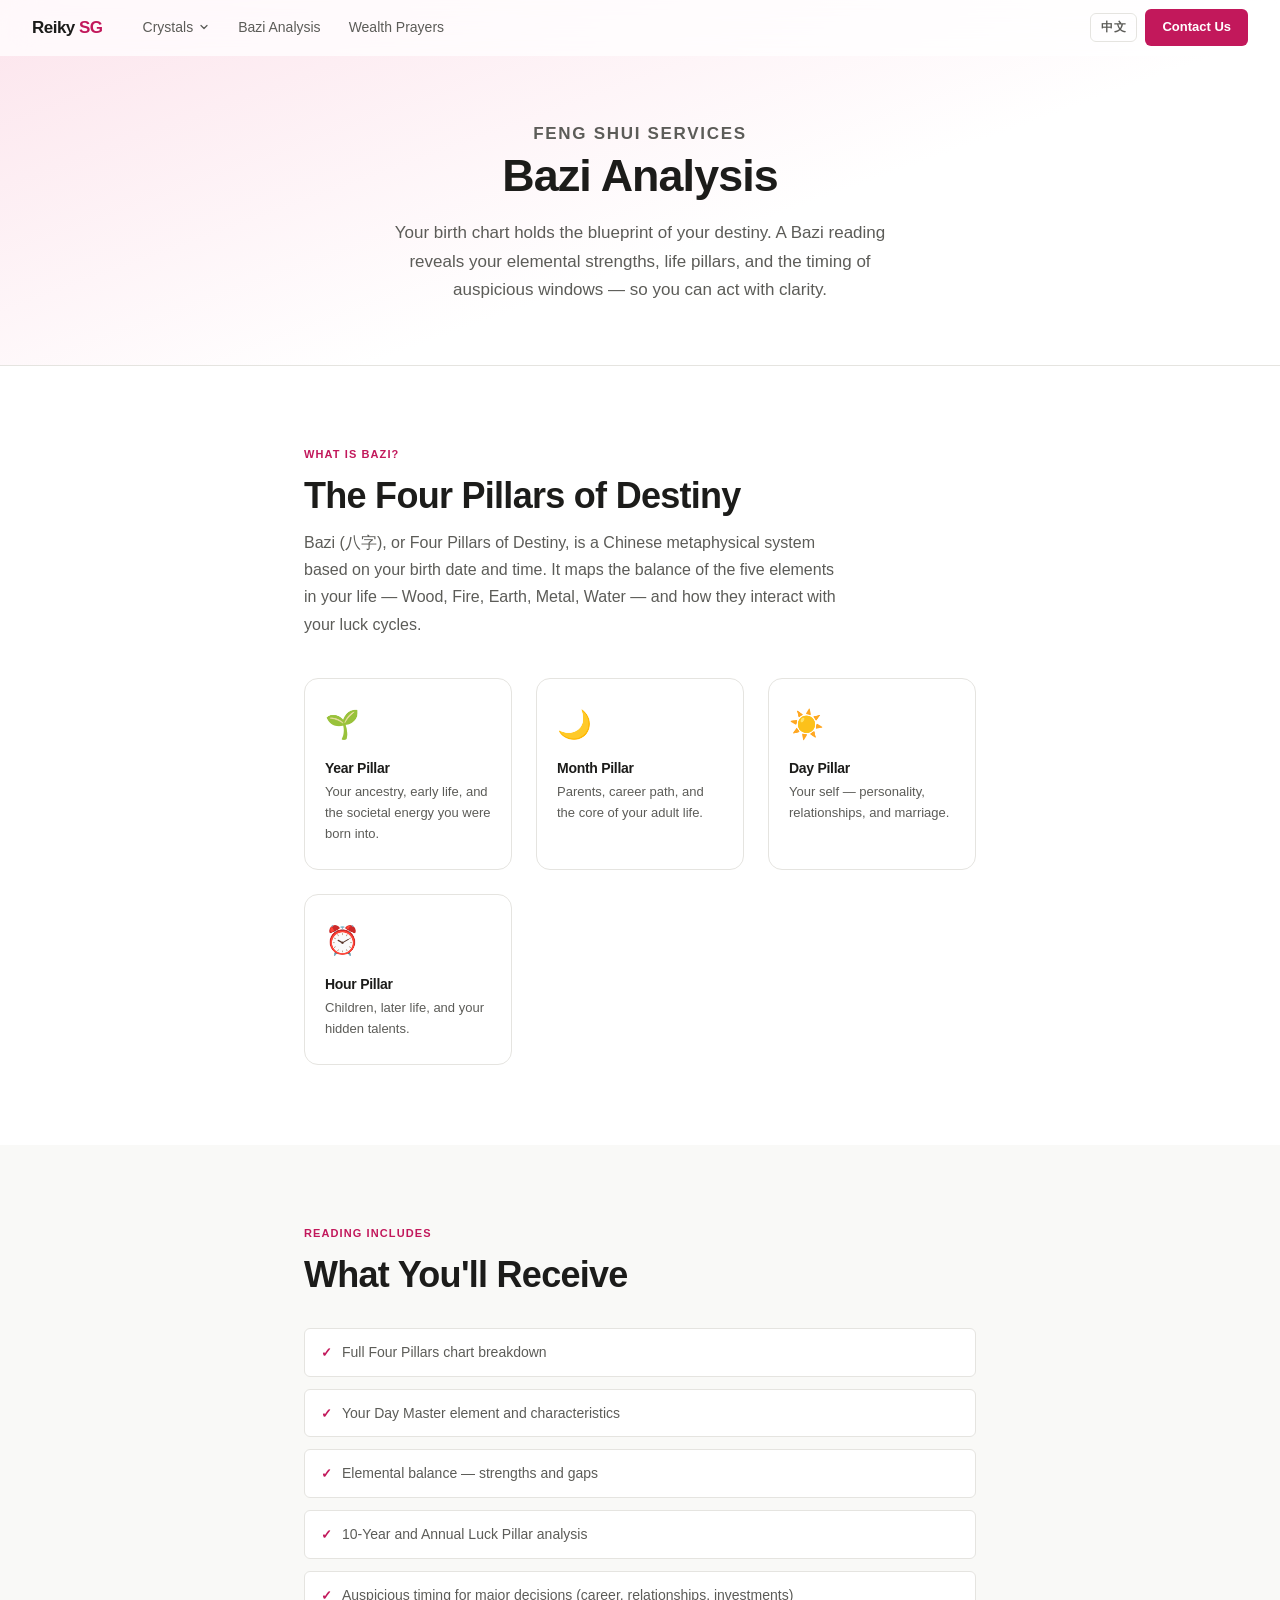
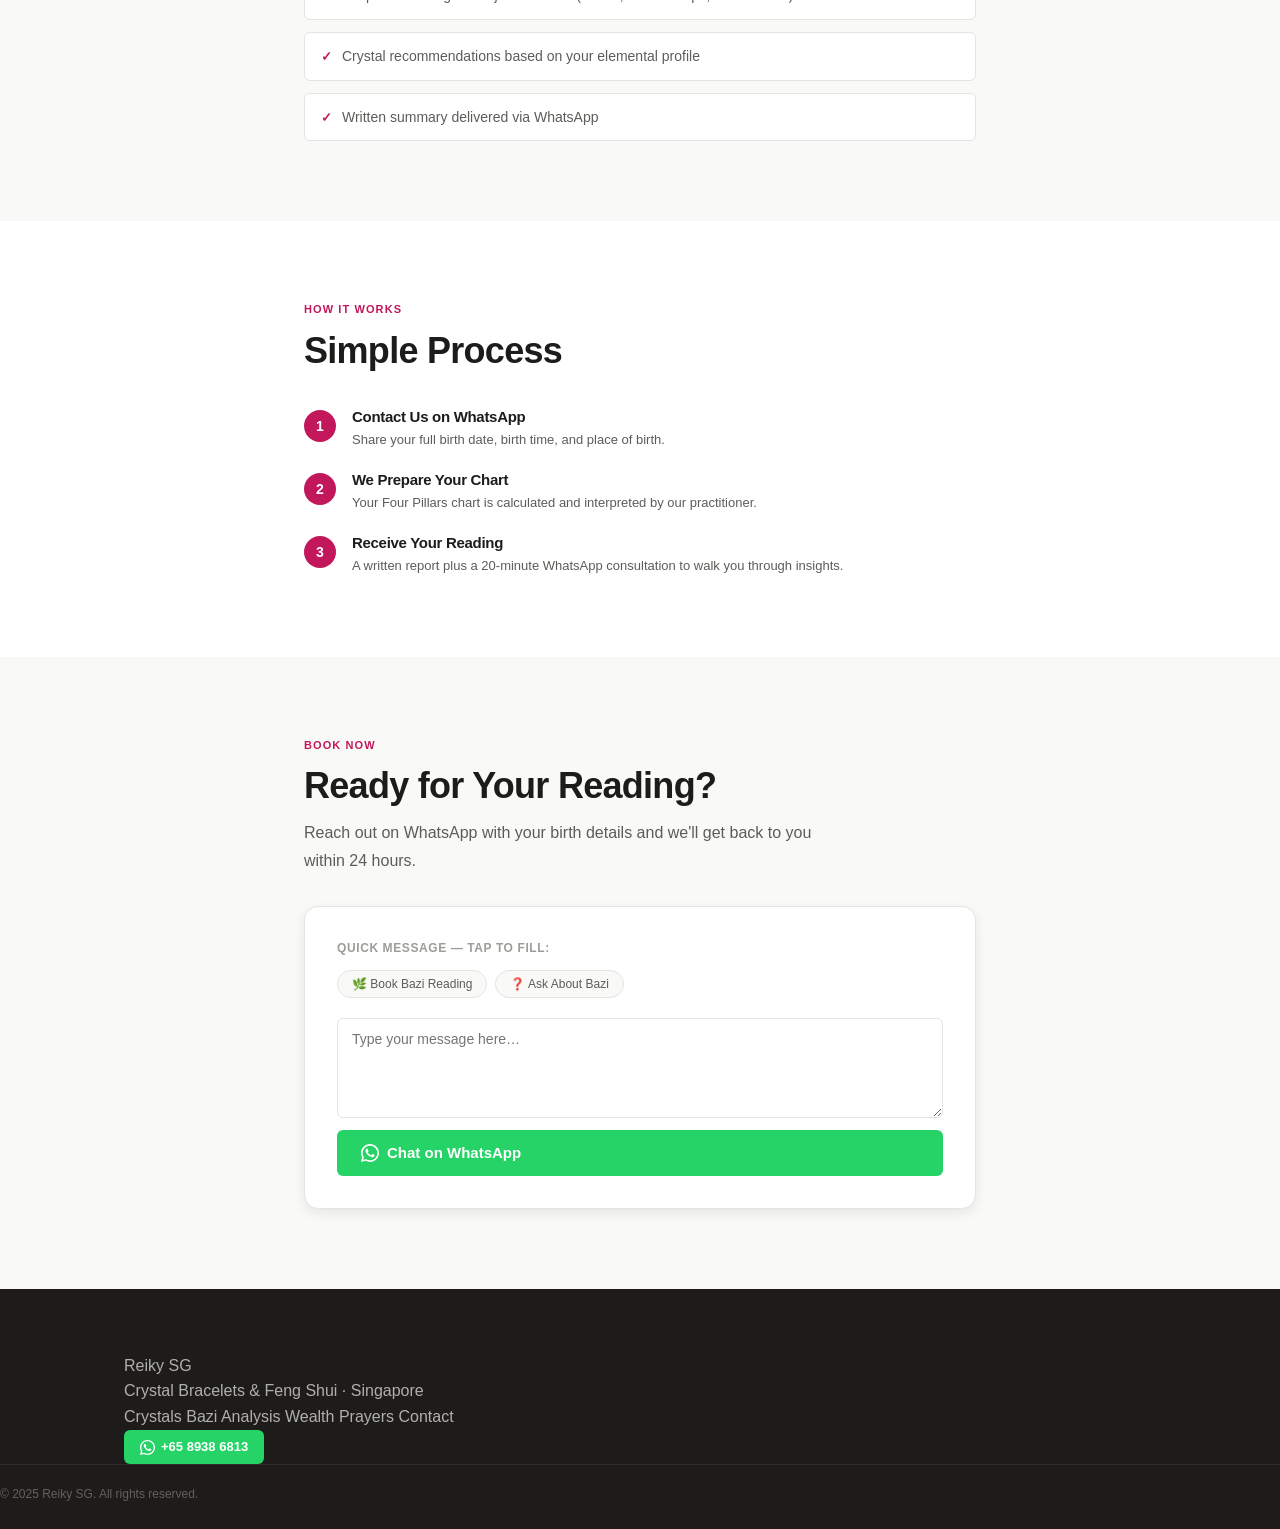
<file: bazi-analysis.html>
<!DOCTYPE html>
<html lang="en">
<head>
  <meta charset="UTF-8" />
  <meta name="viewport" content="width=device-width, initial-scale=1.0" />
  <title>Bazi Analysis — Reiky SG</title>
  <meta name="description" content="Discover your destiny through Bazi analysis. Understand your elemental profile, auspicious timing, and life path with Reiky SG." />
  <link rel="stylesheet" href="/styles/main.css" />
</head>
<body>

  <div id="nav-root"></div>

  <!-- ── PAGE HERO ── -->
  <section class="page-hero">
    <div class="container">
      <p class="section-eyebrow reveal" data-i18n="bazi_eyebrow">Feng Shui Services</p>
      <h1 class="page-hero-title reveal" data-i18n="bazi_h1">Bazi Analysis</h1>
      <p class="page-hero-sub reveal" data-i18n="bazi_sub">Your birth chart holds the blueprint of your destiny. A Bazi reading reveals your elemental strengths, life pillars, and the timing of auspicious windows — so you can act with clarity.</p>
    </div>
  </section>

  <!-- ── WHAT IS BAZI ── -->
  <section class="section">
    <div class="container container--narrow">
      <p class="section-eyebrow reveal" data-i18n="bazi_what_eyebrow">What is Bazi?</p>
      <h2 class="section-title reveal" data-i18n="bazi_four_pillars">The Four Pillars of Destiny</h2>
      <p class="section-sub reveal" data-i18n="bazi_what_sub">Bazi (八字), or Four Pillars of Destiny, is a Chinese metaphysical system based on your birth date and time. It maps the balance of the five elements in your life — Wood, Fire, Earth, Metal, Water — and how they interact with your luck cycles.</p>

      <div class="pillars-grid">
        <div class="pillar reveal">
          <div class="pillar-icon">🌱</div>
          <h4 data-i18n="bazi_year_pillar">Year Pillar</h4>
          <p data-i18n="bazi_year_desc">Your ancestry, early life, and the societal energy you were born into.</p>
        </div>
        <div class="pillar reveal">
          <div class="pillar-icon">🌙</div>
          <h4 data-i18n="bazi_month_pillar">Month Pillar</h4>
          <p data-i18n="bazi_month_desc">Parents, career path, and the core of your adult life.</p>
        </div>
        <div class="pillar reveal">
          <div class="pillar-icon">☀️</div>
          <h4 data-i18n="bazi_day_pillar">Day Pillar</h4>
          <p data-i18n="bazi_day_desc">Your self — personality, relationships, and marriage.</p>
        </div>
        <div class="pillar reveal">
          <div class="pillar-icon">⏰</div>
          <h4 data-i18n="bazi_hour_pillar">Hour Pillar</h4>
          <p data-i18n="bazi_hour_desc">Children, later life, and your hidden talents.</p>
        </div>
      </div>
    </div>
  </section>

  <!-- ── WHAT YOU GET ── -->
  <section class="section section-alt">
    <div class="container container--narrow">
      <p class="section-eyebrow reveal" data-i18n="bazi_includes_eyebrow">Reading Includes</p>
      <h2 class="section-title reveal" data-i18n="bazi_includes_title">What You'll Receive</h2>
      <ul class="feature-list reveal">
        <li>Full Four Pillars chart breakdown</li>
        <li>Your Day Master element and characteristics</li>
        <li>Elemental balance — strengths and gaps</li>
        <li>10-Year and Annual Luck Pillar analysis</li>
        <li>Auspicious timing for major decisions (career, relationships, investments)</li>
        <li>Crystal recommendations based on your elemental profile</li>
        <li>Written summary delivered via WhatsApp</li>
      </ul>
    </div>
  </section>

  <!-- ── PROCESS ── -->
  <section class="section">
    <div class="container container--narrow">
      <p class="section-eyebrow reveal" data-i18n="bazi_process_eyebrow">How It Works</p>
      <h2 class="section-title reveal" data-i18n="bazi_process_title">Simple Process</h2>
      <ol class="steps-list">
        <li class="step reveal">
          <div class="step-num">1</div>
          <div>
            <h4 data-i18n="bazi_step1_title">Contact Us on WhatsApp</h4>
            <p data-i18n="bazi_step1_desc">Share your full birth date, birth time, and place of birth.</p>
          </div>
        </li>
        <li class="step reveal">
          <div class="step-num">2</div>
          <div>
            <h4 data-i18n="bazi_step2_title">We Prepare Your Chart</h4>
            <p data-i18n="bazi_step2_desc">Your Four Pillars chart is calculated and interpreted by our practitioner.</p>
          </div>
        </li>
        <li class="step reveal">
          <div class="step-num">3</div>
          <div>
            <h4 data-i18n="bazi_step3_title">Receive Your Reading</h4>
            <p data-i18n="bazi_step3_desc">A written report plus a 20-minute WhatsApp consultation to walk you through insights.</p>
          </div>
        </li>
      </ol>
    </div>
  </section>

  <!-- ── CTA ── -->
  <section class="section section-alt" id="contact">
    <div class="container container--narrow">
      <p class="section-eyebrow reveal" data-i18n="bazi_cta_eyebrow">Book Now</p>
      <h2 class="section-title reveal" data-i18n="bazi_cta_title">Ready for Your Reading?</h2>
      <p class="section-sub reveal" data-i18n="bazi_cta_sub">Reach out on WhatsApp with your birth details and we'll get back to you within 24 hours.</p>

      <div class="contact-card reveal">
        <div class="prompt-label" data-i18n="prompt_label">Quick message — tap to fill:</div>
        <div class="prompt-pills">
          <button class="prompt-pill" data-msg="Hi Reiky SG! I'd like to book a Bazi Analysis. My birth date is [DD/MM/YYYY], birth time is [HH:MM], born in [City, Country].">🌿 Book Bazi Reading</button>
          <button class="prompt-pill" data-msg="Hi Reiky SG! I have some questions about Bazi Analysis before booking. Can you tell me more about what's included?">❓ Ask About Bazi</button>
        </div>
        <form class="contact-form" id="contact-form">
          <textarea class="contact-textarea" id="contact-message" data-i18n-ph="textarea_ph" placeholder="Type your message here…" rows="4"></textarea>
          <a class="btn btn-wa" id="wa-send" href="https://wa.me/6589386813" target="_blank" rel="noopener">
            <svg width="18" height="18" viewBox="0 0 24 24" fill="currentColor"><path d="M17.472 14.382c-.297-.149-1.758-.867-2.03-.967-.273-.099-.471-.148-.67.15-.197.297-.767.966-.94 1.164-.173.199-.347.223-.644.075-.297-.15-1.255-.463-2.39-1.475-.883-.788-1.48-1.761-1.653-2.059-.173-.297-.018-.458.13-.606.134-.133.298-.347.446-.52.149-.174.198-.298.298-.497.099-.198.05-.371-.025-.52-.075-.149-.669-1.612-.916-2.207-.242-.579-.487-.5-.669-.51-.173-.008-.371-.01-.57-.01-.198 0-.52.074-.792.372-.272.297-1.04 1.016-1.04 2.479 0 1.462 1.065 2.875 1.213 3.074.149.198 2.096 3.2 5.077 4.487.709.306 1.262.489 1.694.625.712.227 1.36.195 1.871.118.571-.085 1.758-.719 2.006-1.413.248-.694.248-1.289.173-1.413-.074-.124-.272-.198-.57-.347z"/><path d="M12 0C5.373 0 0 5.373 0 12c0 2.127.558 4.126 1.534 5.86L0 24l6.335-1.51A11.955 11.955 0 0012 24c6.627 0 12-5.373 12-12S18.627 0 12 0zm0 21.818a9.818 9.818 0 01-5.001-1.366l-.357-.213-3.76.896.953-3.659-.233-.376A9.792 9.792 0 012.182 12C2.182 6.575 6.575 2.182 12 2.182S21.818 6.575 21.818 12 17.425 21.818 12 21.818z"/></svg>
            <span data-i18n="btn_chat_wa">Chat on WhatsApp</span>
          </a>
        </form>
      </div>
    </div>
  </section>

  <!-- ── FOOTER ── -->
  <footer class="footer">
    <div class="container footer-inner">
      <div class="footer-brand">
        <span class="footer-logo">Reiky <span>SG</span></span>
        <p class="footer-tagline" data-i18n="footer_tagline">Crystal Bracelets &amp; Feng Shui · Singapore</p>
      </div>
      <div class="footer-links">
        <a href="/crystals/" data-i18n="footer_crystals">Crystals</a>
        <a href="/bazi-analysis.html" data-i18n="footer_bazi">Bazi Analysis</a>
        <a href="/wealth-prayers.html" data-i18n="footer_prayers">Wealth Prayers</a>
        <a href="/#contact" data-i18n="footer_contact">Contact</a>
      </div>
      <div class="footer-contact">
        <a href="https://wa.me/6589386813" class="btn btn-wa-sm" target="_blank" rel="noopener">
          <svg width="15" height="15" viewBox="0 0 24 24" fill="currentColor"><path d="M17.472 14.382c-.297-.149-1.758-.867-2.03-.967-.273-.099-.471-.148-.67.15-.197.297-.767.966-.94 1.164-.173.199-.347.223-.644.075-.297-.15-1.255-.463-2.39-1.475-.883-.788-1.48-1.761-1.653-2.059-.173-.297-.018-.458.13-.606.134-.133.298-.347.446-.52.149-.174.198-.298.298-.497.099-.198.05-.371-.025-.52-.075-.149-.669-1.612-.916-2.207-.242-.579-.487-.5-.669-.51-.173-.008-.371-.01-.57-.01-.198 0-.52.074-.792.372-.272.297-1.04 1.016-1.04 2.479 0 1.462 1.065 2.875 1.213 3.074.149.198 2.096 3.2 5.077 4.487.709.306 1.262.489 1.694.625.712.227 1.36.195 1.871.118.571-.085 1.758-.719 2.006-1.413.248-.694.248-1.289.173-1.413-.074-.124-.272-.198-.57-.347z"/><path d="M12 0C5.373 0 0 5.373 0 12c0 2.127.558 4.126 1.534 5.86L0 24l6.335-1.51A11.955 11.955 0 0012 24c6.627 0 12-5.373 12-12S18.627 0 12 0zm0 21.818a9.818 9.818 0 01-5.001-1.366l-.357-.213-3.76.896.953-3.659-.233-.376A9.792 9.792 0 012.182 12C2.182 6.575 6.575 2.182 12 2.182S21.818 6.575 21.818 12 17.425 21.818 12 21.818z"/></svg>
          +65 8938 6813
        </a>
      </div>
    </div>
    <div class="footer-bottom">
      <p data-i18n="footer_copyright_25">&copy; 2025 Reiky SG. All rights reserved.</p>
    </div>
  </footer>

  <script src="/scripts/i18n.js"></script>
  <script src="/scripts/nav.js"></script>
  <script>
    document.querySelectorAll('.prompt-pill').forEach(function(btn) {
      btn.addEventListener('click', function() {
        var msg = btn.getAttribute('data-msg')
        document.getElementById('contact-message').value = msg
        document.getElementById('wa-send').href = 'https://wa.me/6589386813?text=' + encodeURIComponent(msg)
      })
    })
    document.getElementById('contact-message').addEventListener('input', function() {
      var val = this.value.trim()
      document.getElementById('wa-send').href = val
        ? 'https://wa.me/6589386813?text=' + encodeURIComponent(val)
        : 'https://wa.me/6589386813'
    })
  </script>
</body>
</html>
</file>
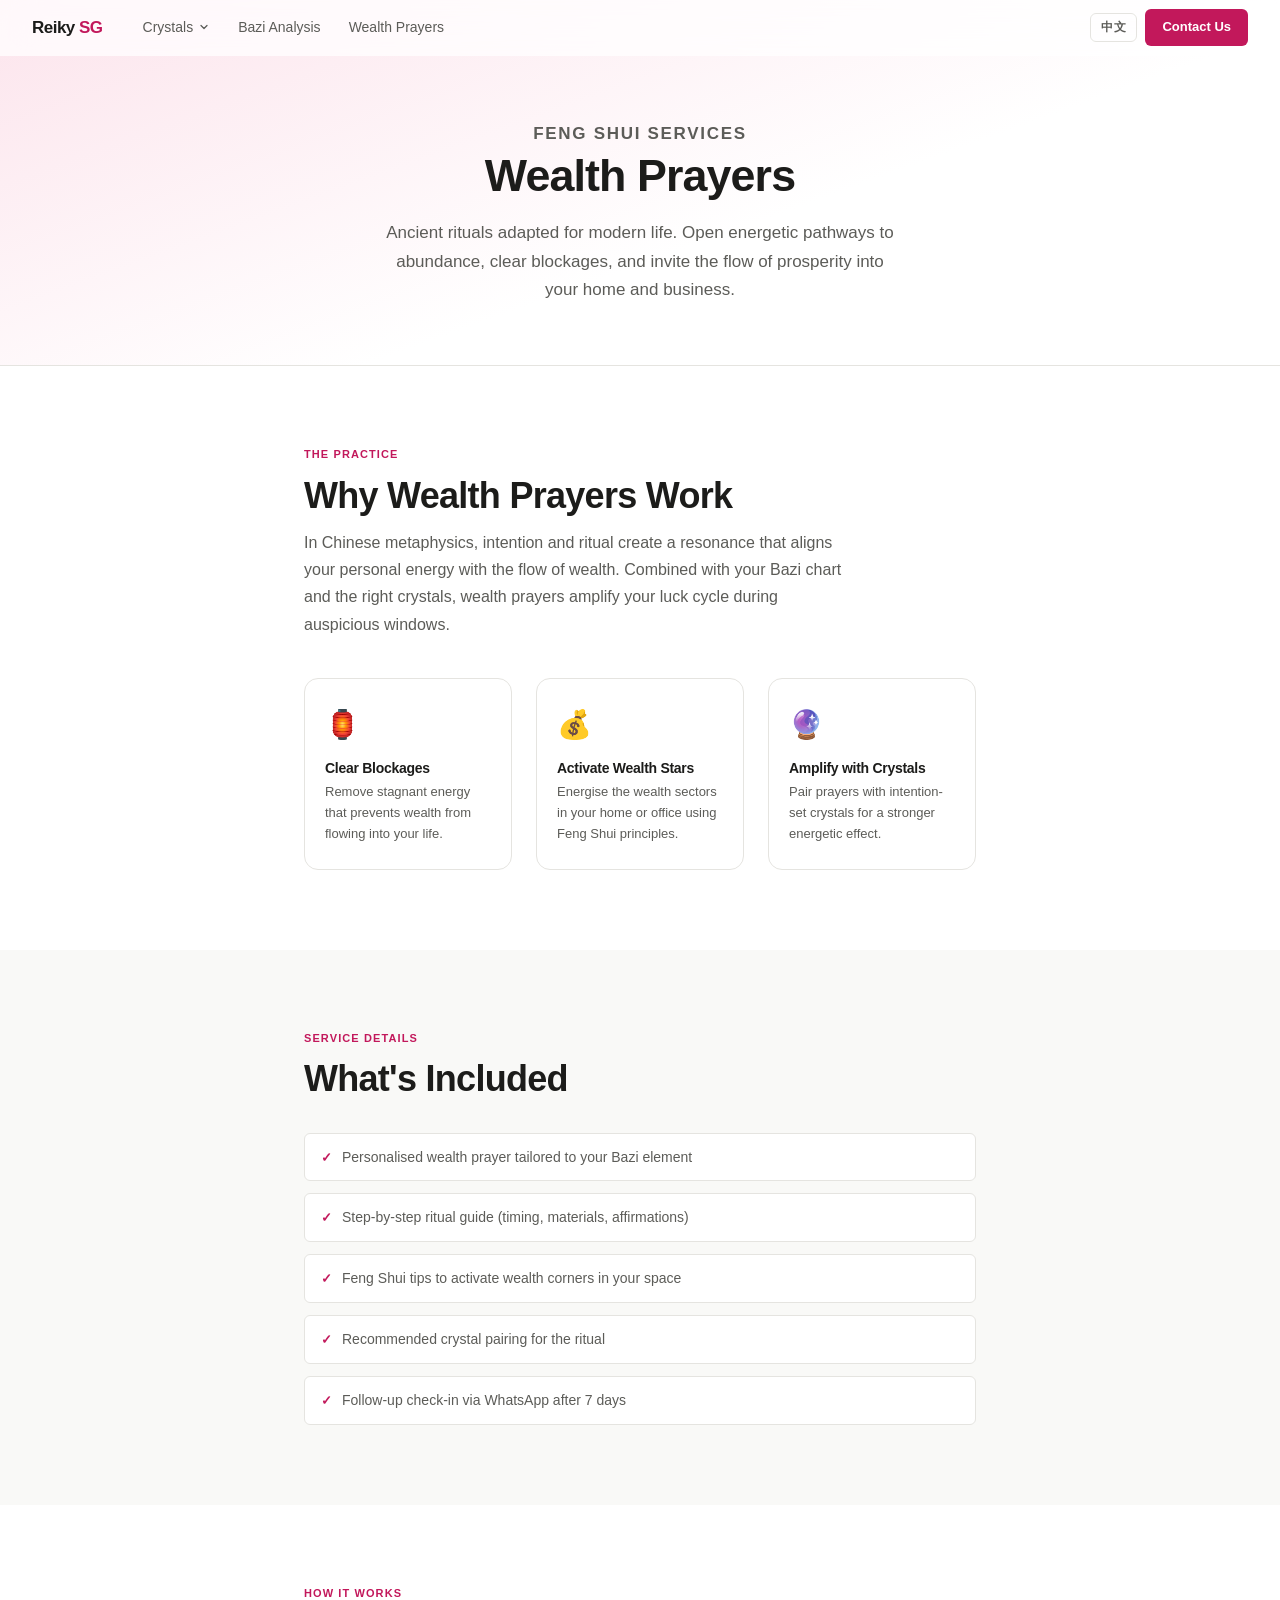
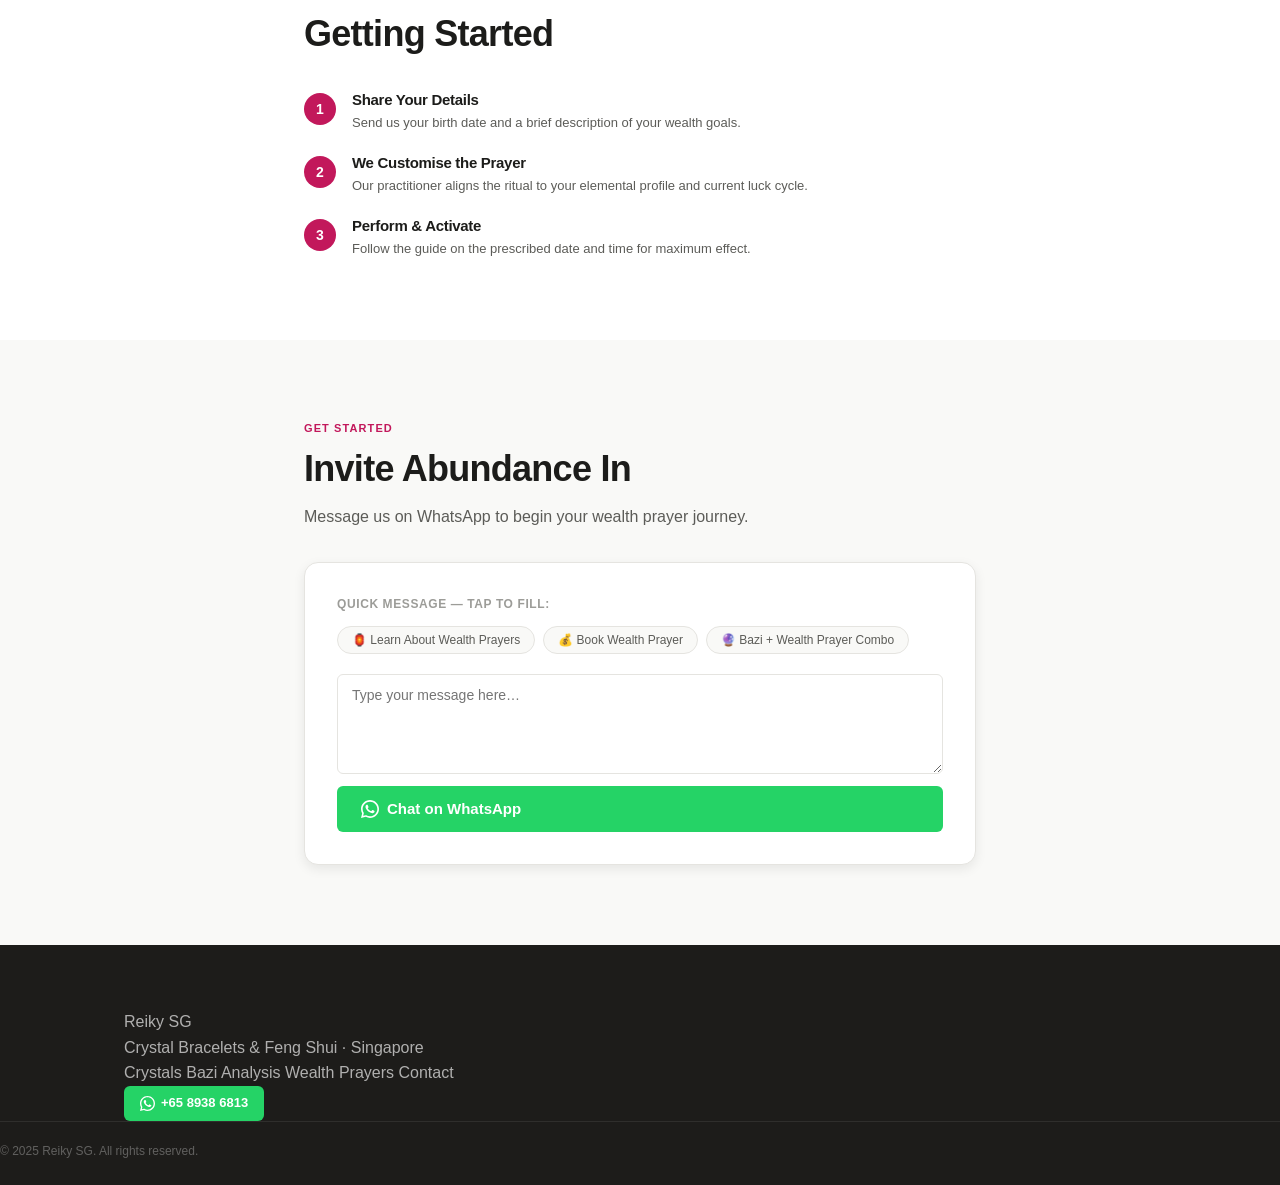
<file: wealth-prayers.html>
<!DOCTYPE html>
<html lang="en">
<head>
  <meta charset="UTF-8" />
  <meta name="viewport" content="width=device-width, initial-scale=1.0" />
  <title>Wealth Prayers — Reiky SG</title>
  <meta name="description" content="Guided wealth prayers and rituals to attract abundance, remove energetic blockages, and activate your prosperity luck with Reiky SG." />
  <link rel="stylesheet" href="/styles/main.css" />
</head>
<body>

  <div id="nav-root"></div>

  <!-- ── PAGE HERO ── -->
  <section class="page-hero">
    <div class="container">
      <p class="section-eyebrow reveal" data-i18n="wp_eyebrow">Feng Shui Services</p>
      <h1 class="page-hero-title reveal" data-i18n="wp_h1">Wealth Prayers</h1>
      <p class="page-hero-sub reveal" data-i18n="wp_sub">Ancient rituals adapted for modern life. Open energetic pathways to abundance, clear blockages, and invite the flow of prosperity into your home and business.</p>
    </div>
  </section>

  <!-- ── INTRO ── -->
  <section class="section">
    <div class="container container--narrow">
      <p class="section-eyebrow reveal" data-i18n="wp_practice_eyebrow">The Practice</p>
      <h2 class="section-title reveal" data-i18n="wp_practice_title">Why Wealth Prayers Work</h2>
      <p class="section-sub reveal" data-i18n="wp_practice_sub">In Chinese metaphysics, intention and ritual create a resonance that aligns your personal energy with the flow of wealth. Combined with your Bazi chart and the right crystals, wealth prayers amplify your luck cycle during auspicious windows.</p>

      <div class="pillars-grid">
        <div class="pillar reveal">
          <div class="pillar-icon">🏮</div>
          <h4 data-i18n="wp_blockages_title">Clear Blockages</h4>
          <p data-i18n="wp_blockages_desc">Remove stagnant energy that prevents wealth from flowing into your life.</p>
        </div>
        <div class="pillar reveal">
          <div class="pillar-icon">💰</div>
          <h4 data-i18n="wp_activate_title">Activate Wealth Stars</h4>
          <p data-i18n="wp_activate_desc">Energise the wealth sectors in your home or office using Feng Shui principles.</p>
        </div>
        <div class="pillar reveal">
          <div class="pillar-icon">🔮</div>
          <h4 data-i18n="wp_amplify_title">Amplify with Crystals</h4>
          <p data-i18n="wp_amplify_desc">Pair prayers with intention-set crystals for a stronger energetic effect.</p>
        </div>
      </div>
    </div>
  </section>

  <!-- ── WHAT'S INCLUDED ── -->
  <section class="section section-alt">
    <div class="container container--narrow">
      <p class="section-eyebrow reveal" data-i18n="wp_includes_eyebrow">Service Details</p>
      <h2 class="section-title reveal" data-i18n="wp_includes_title">What's Included</h2>
      <ul class="feature-list reveal">
        <li>Personalised wealth prayer tailored to your Bazi element</li>
        <li>Step-by-step ritual guide (timing, materials, affirmations)</li>
        <li>Feng Shui tips to activate wealth corners in your space</li>
        <li>Recommended crystal pairing for the ritual</li>
        <li>Follow-up check-in via WhatsApp after 7 days</li>
      </ul>
    </div>
  </section>

  <!-- ── PROCESS ── -->
  <section class="section">
    <div class="container container--narrow">
      <p class="section-eyebrow reveal" data-i18n="wp_process_eyebrow">How It Works</p>
      <h2 class="section-title reveal" data-i18n="wp_process_title">Getting Started</h2>
      <ol class="steps-list">
        <li class="step reveal">
          <div class="step-num">1</div>
          <div>
            <h4 data-i18n="wp_step1_title">Share Your Details</h4>
            <p data-i18n="wp_step1_desc">Send us your birth date and a brief description of your wealth goals.</p>
          </div>
        </li>
        <li class="step reveal">
          <div class="step-num">2</div>
          <div>
            <h4 data-i18n="wp_step2_title">We Customise the Prayer</h4>
            <p data-i18n="wp_step2_desc">Our practitioner aligns the ritual to your elemental profile and current luck cycle.</p>
          </div>
        </li>
        <li class="step reveal">
          <div class="step-num">3</div>
          <div>
            <h4 data-i18n="wp_step3_title">Perform &amp; Activate</h4>
            <p data-i18n="wp_step3_desc">Follow the guide on the prescribed date and time for maximum effect.</p>
          </div>
        </li>
      </ol>
    </div>
  </section>

  <!-- ── CTA ── -->
  <section class="section section-alt" id="contact">
    <div class="container container--narrow">
      <p class="section-eyebrow reveal" data-i18n="wp_cta_eyebrow">Get Started</p>
      <h2 class="section-title reveal" data-i18n="wp_cta_title">Invite Abundance In</h2>
      <p class="section-sub reveal" data-i18n="wp_cta_sub">Message us on WhatsApp to begin your wealth prayer journey.</p>

      <div class="contact-card reveal">
        <div class="prompt-label" data-i18n="prompt_label">Quick message — tap to fill:</div>
        <div class="prompt-pills">
          <button class="prompt-pill" data-msg="Hi Reiky SG! I'm interested in your Wealth Prayers service. Can you tell me more and how to get started?">🏮 Learn About Wealth Prayers</button>
          <button class="prompt-pill" data-msg="Hi Reiky SG! I'd like to book a Wealth Prayer ritual. My birth date is [DD/MM/YYYY]. My wealth goal is [describe goal].">💰 Book Wealth Prayer</button>
          <button class="prompt-pill" data-msg="Hi Reiky SG! Can I combine a Bazi Analysis with Wealth Prayers? I want to activate my wealth luck this year.">🔮 Bazi + Wealth Prayer Combo</button>
        </div>
        <form class="contact-form" id="contact-form">
          <textarea class="contact-textarea" id="contact-message" data-i18n-ph="textarea_ph" placeholder="Type your message here…" rows="4"></textarea>
          <a class="btn btn-wa" id="wa-send" href="https://wa.me/6589386813" target="_blank" rel="noopener">
            <svg width="18" height="18" viewBox="0 0 24 24" fill="currentColor"><path d="M17.472 14.382c-.297-.149-1.758-.867-2.03-.967-.273-.099-.471-.148-.67.15-.197.297-.767.966-.94 1.164-.173.199-.347.223-.644.075-.297-.15-1.255-.463-2.39-1.475-.883-.788-1.48-1.761-1.653-2.059-.173-.297-.018-.458.13-.606.134-.133.298-.347.446-.52.149-.174.198-.298.298-.497.099-.198.05-.371-.025-.52-.075-.149-.669-1.612-.916-2.207-.242-.579-.487-.5-.669-.51-.173-.008-.371-.01-.57-.01-.198 0-.52.074-.792.372-.272.297-1.04 1.016-1.04 2.479 0 1.462 1.065 2.875 1.213 3.074.149.198 2.096 3.2 5.077 4.487.709.306 1.262.489 1.694.625.712.227 1.36.195 1.871.118.571-.085 1.758-.719 2.006-1.413.248-.694.248-1.289.173-1.413-.074-.124-.272-.198-.57-.347z"/><path d="M12 0C5.373 0 0 5.373 0 12c0 2.127.558 4.126 1.534 5.86L0 24l6.335-1.51A11.955 11.955 0 0012 24c6.627 0 12-5.373 12-12S18.627 0 12 0zm0 21.818a9.818 9.818 0 01-5.001-1.366l-.357-.213-3.76.896.953-3.659-.233-.376A9.792 9.792 0 012.182 12C2.182 6.575 6.575 2.182 12 2.182S21.818 6.575 21.818 12 17.425 21.818 12 21.818z"/></svg>
            <span data-i18n="btn_chat_wa">Chat on WhatsApp</span>
          </a>
        </form>
      </div>
    </div>
  </section>

  <!-- ── FOOTER ── -->
  <footer class="footer">
    <div class="container footer-inner">
      <div class="footer-brand">
        <span class="footer-logo">Reiky <span>SG</span></span>
        <p class="footer-tagline" data-i18n="footer_tagline">Crystal Bracelets &amp; Feng Shui · Singapore</p>
      </div>
      <div class="footer-links">
        <a href="/crystals/" data-i18n="footer_crystals">Crystals</a>
        <a href="/bazi-analysis.html" data-i18n="footer_bazi">Bazi Analysis</a>
        <a href="/wealth-prayers.html" data-i18n="footer_prayers">Wealth Prayers</a>
        <a href="/#contact" data-i18n="footer_contact">Contact</a>
      </div>
      <div class="footer-contact">
        <a href="https://wa.me/6589386813" class="btn btn-wa-sm" target="_blank" rel="noopener">
          <svg width="15" height="15" viewBox="0 0 24 24" fill="currentColor"><path d="M17.472 14.382c-.297-.149-1.758-.867-2.03-.967-.273-.099-.471-.148-.67.15-.197.297-.767.966-.94 1.164-.173.199-.347.223-.644.075-.297-.15-1.255-.463-2.39-1.475-.883-.788-1.48-1.761-1.653-2.059-.173-.297-.018-.458.13-.606.134-.133.298-.347.446-.52.149-.174.198-.298.298-.497.099-.198.05-.371-.025-.52-.075-.149-.669-1.612-.916-2.207-.242-.579-.487-.5-.669-.51-.173-.008-.371-.01-.57-.01-.198 0-.52.074-.792.372-.272.297-1.04 1.016-1.04 2.479 0 1.462 1.065 2.875 1.213 3.074.149.198 2.096 3.2 5.077 4.487.709.306 1.262.489 1.694.625.712.227 1.36.195 1.871.118.571-.085 1.758-.719 2.006-1.413.248-.694.248-1.289.173-1.413-.074-.124-.272-.198-.57-.347z"/><path d="M12 0C5.373 0 0 5.373 0 12c0 2.127.558 4.126 1.534 5.86L0 24l6.335-1.51A11.955 11.955 0 0012 24c6.627 0 12-5.373 12-12S18.627 0 12 0zm0 21.818a9.818 9.818 0 01-5.001-1.366l-.357-.213-3.76.896.953-3.659-.233-.376A9.792 9.792 0 012.182 12C2.182 6.575 6.575 2.182 12 2.182S21.818 6.575 21.818 12 17.425 21.818 12 21.818z"/></svg>
          +65 8938 6813
        </a>
      </div>
    </div>
    <div class="footer-bottom">
      <p data-i18n="footer_copyright_25">&copy; 2025 Reiky SG. All rights reserved.</p>
    </div>
  </footer>

  <script src="/scripts/i18n.js"></script>
  <script src="/scripts/nav.js"></script>
  <script>
    document.querySelectorAll('.prompt-pill').forEach(function(btn) {
      btn.addEventListener('click', function() {
        var msg = btn.getAttribute('data-msg')
        document.getElementById('contact-message').value = msg
        document.getElementById('wa-send').href = 'https://wa.me/6589386813?text=' + encodeURIComponent(msg)
      })
    })
    document.getElementById('contact-message').addEventListener('input', function() {
      var val = this.value.trim()
      document.getElementById('wa-send').href = val
        ? 'https://wa.me/6589386813?text=' + encodeURIComponent(val)
        : 'https://wa.me/6589386813'
    })
  </script>
</body>
</html>
</file>
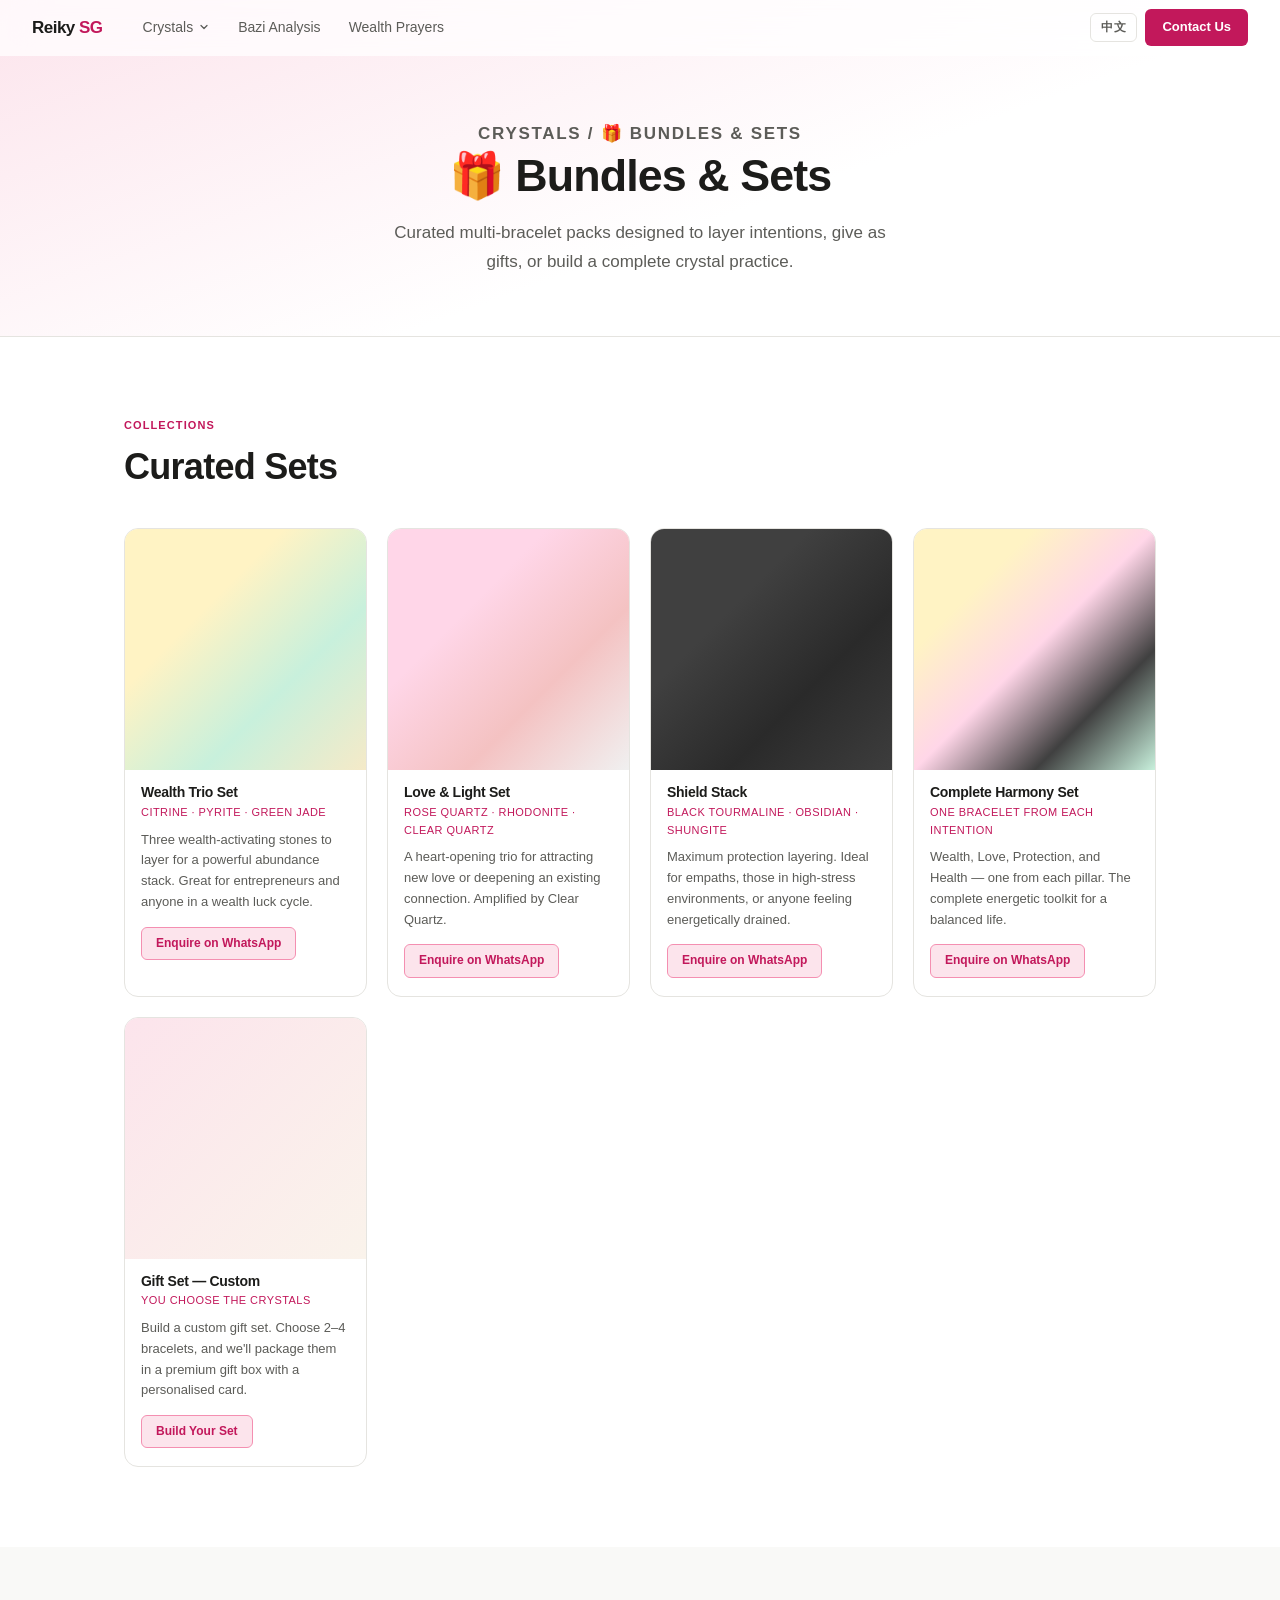
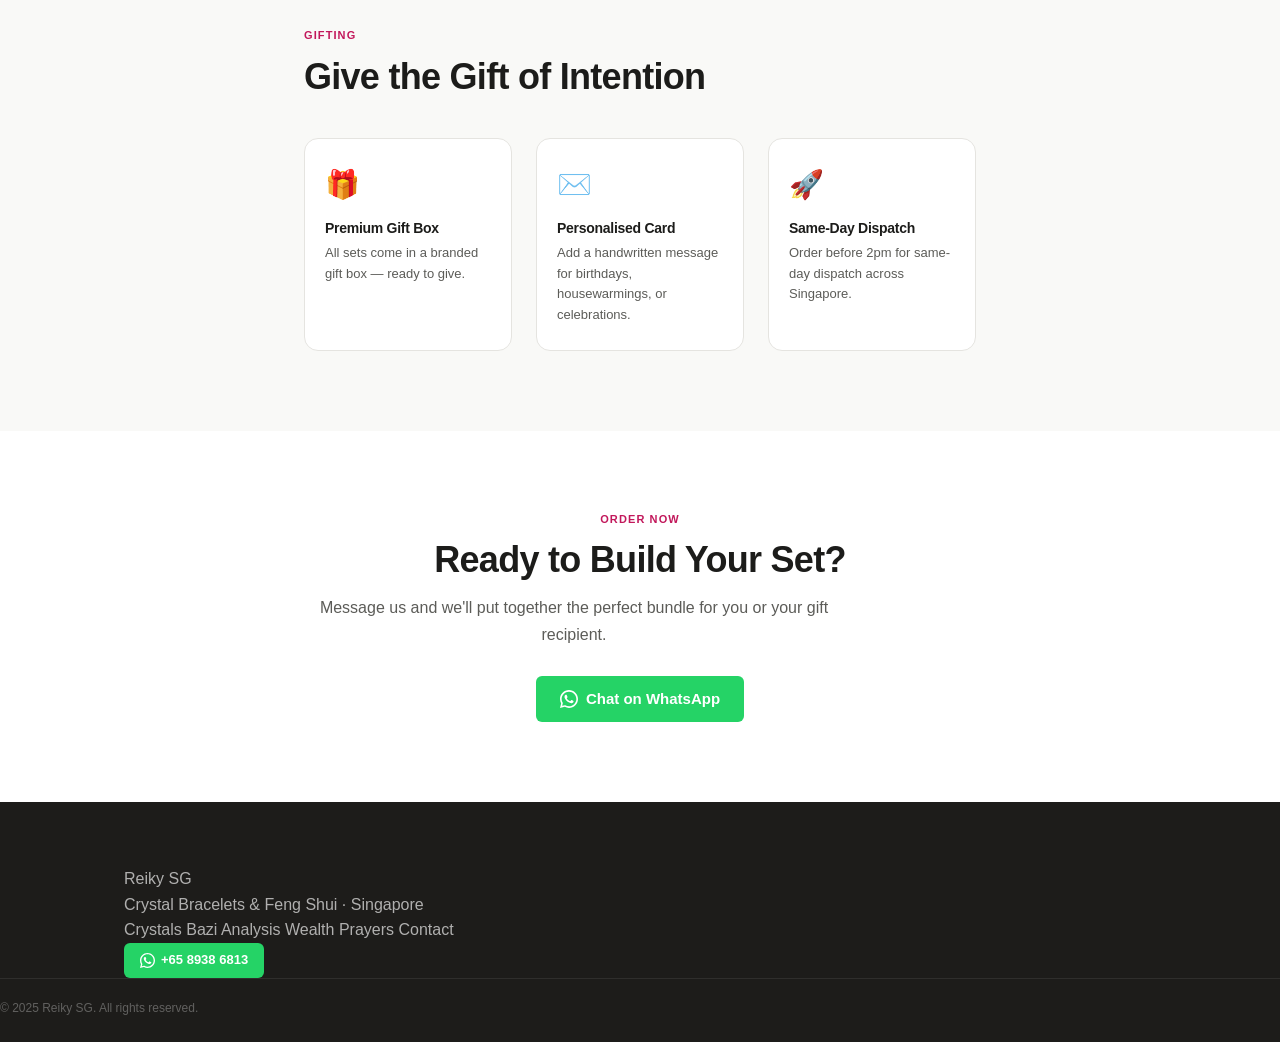
<file: crystals/bundles.html>
<!DOCTYPE html>
<html lang="en">
<head>
  <meta charset="UTF-8" />
  <meta name="viewport" content="width=device-width, initial-scale=1.0" />
  <title>Bundles &amp; Sets — Reiky SG</title>
  <meta name="description" content="Curated crystal bracelet bundles and sets from Reiky SG. Perfect for gifting or layering multiple intentions." />
  <link rel="stylesheet" href="/styles/main.css" />
</head>
<body>

  <div id="nav-root"></div>

  <section class="page-hero">
    <div class="container">
      <p class="section-eyebrow reveal"><a href="/crystals/" style="color:inherit;text-decoration:none;" data-i18n="pdp_crystals">Crystals</a> / <span data-i18n="nav_bundles_title">🎁 Bundles &amp; Sets</span></p>
      <h1 class="page-hero-title reveal" data-i18n="bundles_h1">🎁 Bundles &amp; Sets</h1>
      <p class="page-hero-sub reveal" data-i18n="bundles_sub">Curated multi-bracelet packs designed to layer intentions, give as gifts, or build a complete crystal practice.</p>
    </div>
  </section>

  <!-- ── BUNDLES ── -->
  <section class="section">
    <div class="container">
      <p class="section-eyebrow reveal" data-i18n="bundles_collection_eyebrow">Collections</p>
      <h2 class="section-title reveal" data-i18n="bundles_collection_title">Curated Sets</h2>
      <div class="product-grid">

        <div class="product-card reveal">
          <div class="product-img product-img--bundle-wealth"></div>
          <div class="product-body">
            <h3 class="product-name">Wealth Trio Set</h3>
            <p class="product-stone">Citrine · Pyrite · Green Jade</p>
            <p class="product-desc">Three wealth-activating stones to layer for a powerful abundance stack. Great for entrepreneurs and anyone in a wealth luck cycle.</p>
            <a href="https://wa.me/6589386813?text=Hi%20Reiky%20SG!%20I'm%20interested%20in%20the%20Wealth%20Trio%20Set.%20Can%20you%20share%20more%20details%3F" class="btn-enquire" target="_blank" rel="noopener" data-i18n="btn_enquire_wa">Enquire on WhatsApp</a>
          </div>
        </div>

        <div class="product-card reveal">
          <div class="product-img product-img--bundle-love"></div>
          <div class="product-body">
            <h3 class="product-name">Love &amp; Light Set</h3>
            <p class="product-stone">Rose Quartz · Rhodonite · Clear Quartz</p>
            <p class="product-desc">A heart-opening trio for attracting new love or deepening an existing connection. Amplified by Clear Quartz.</p>
            <a href="https://wa.me/6589386813?text=Hi%20Reiky%20SG!%20I'm%20interested%20in%20the%20Love%20%26%20Light%20Set.%20Can%20you%20share%20more%20details%3F" class="btn-enquire" target="_blank" rel="noopener" data-i18n="btn_enquire_wa">Enquire on WhatsApp</a>
          </div>
        </div>

        <div class="product-card reveal">
          <div class="product-img product-img--bundle-protection"></div>
          <div class="product-body">
            <h3 class="product-name">Shield Stack</h3>
            <p class="product-stone">Black Tourmaline · Obsidian · Shungite</p>
            <p class="product-desc">Maximum protection layering. Ideal for empaths, those in high-stress environments, or anyone feeling energetically drained.</p>
            <a href="https://wa.me/6589386813?text=Hi%20Reiky%20SG!%20I'm%20interested%20in%20the%20Shield%20Stack%20Set.%20Can%20you%20share%20more%20details%3F" class="btn-enquire" target="_blank" rel="noopener" data-i18n="btn_enquire_wa">Enquire on WhatsApp</a>
          </div>
        </div>

        <div class="product-card reveal">
          <div class="product-img product-img--bundle-complete"></div>
          <div class="product-body">
            <h3 class="product-name">Complete Harmony Set</h3>
            <p class="product-stone">One bracelet from each intention</p>
            <p class="product-desc">Wealth, Love, Protection, and Health — one from each pillar. The complete energetic toolkit for a balanced life.</p>
            <a href="https://wa.me/6589386813?text=Hi%20Reiky%20SG!%20I'm%20interested%20in%20the%20Complete%20Harmony%20Set.%20Can%20you%20share%20more%20details%3F" class="btn-enquire" target="_blank" rel="noopener" data-i18n="btn_enquire_wa">Enquire on WhatsApp</a>
          </div>
        </div>

        <div class="product-card reveal">
          <div class="product-img product-img--bundle-gift"></div>
          <div class="product-body">
            <h3 class="product-name">Gift Set — Custom</h3>
            <p class="product-stone">You choose the crystals</p>
            <p class="product-desc">Build a custom gift set. Choose 2–4 bracelets, and we'll package them in a premium gift box with a personalised card.</p>
            <a href="https://wa.me/6589386813?text=Hi%20Reiky%20SG!%20I'd%20like%20to%20create%20a%20custom%20gift%20set.%20Can%20you%20walk%20me%20through%20the%20options%3F" class="btn-enquire" target="_blank" rel="noopener" data-i18n="btn_build_your_set">Build Your Set</a>
          </div>
        </div>

      </div>
    </div>
  </section>

  <!-- ── GIFTING ── -->
  <section class="section section-alt">
    <div class="container container--narrow">
      <p class="section-eyebrow reveal" data-i18n="bundles_gifting_eyebrow">Gifting</p>
      <h2 class="section-title reveal" data-i18n="bundles_gifting_title">Give the Gift of Intention</h2>
      <div class="pillars-grid">
        <div class="pillar reveal">
          <div class="pillar-icon">🎁</div>
          <h4 data-i18n="bundles_gift_box_title">Premium Gift Box</h4>
          <p data-i18n="bundles_gift_box_desc">All sets come in a branded gift box — ready to give.</p>
        </div>
        <div class="pillar reveal">
          <div class="pillar-icon">✉️</div>
          <h4 data-i18n="bundles_card_title">Personalised Card</h4>
          <p data-i18n="bundles_card_desc">Add a handwritten message for birthdays, housewarmings, or celebrations.</p>
        </div>
        <div class="pillar reveal">
          <div class="pillar-icon">🚀</div>
          <h4 data-i18n="bundles_dispatch_title">Same-Day Dispatch</h4>
          <p data-i18n="bundles_dispatch_desc">Order before 2pm for same-day dispatch across Singapore.</p>
        </div>
      </div>
    </div>
  </section>

  <!-- ── CTA ── -->
  <section class="section" id="contact">
    <div class="container container--narrow" style="text-align:center;">
      <p class="section-eyebrow reveal" data-i18n="bundles_cta_eyebrow">Order Now</p>
      <h2 class="section-title reveal" data-i18n="bundles_cta_title">Ready to Build Your Set?</h2>
      <p class="section-sub reveal" data-i18n="bundles_cta_sub">Message us and we'll put together the perfect bundle for you or your gift recipient.</p>
      <div class="reveal" style="margin-top:28px;">
        <a href="https://wa.me/6589386813?text=Hi%20Reiky%20SG!%20I'm%20interested%20in%20a%20crystal%20bundle%20or%20gift%20set.%20Can%20you%20help%20me%20choose%3F" class="btn btn-wa" target="_blank" rel="noopener">
          <svg width="18" height="18" viewBox="0 0 24 24" fill="currentColor"><path d="M17.472 14.382c-.297-.149-1.758-.867-2.03-.967-.273-.099-.471-.148-.67.15-.197.297-.767.966-.94 1.164-.173.199-.347.223-.644.075-.297-.15-1.255-.463-2.39-1.475-.883-.788-1.48-1.761-1.653-2.059-.173-.297-.018-.458.13-.606.134-.133.298-.347.446-.52.149-.174.198-.298.298-.497.099-.198.05-.371-.025-.52-.075-.149-.669-1.612-.916-2.207-.242-.579-.487-.5-.669-.51-.173-.008-.371-.01-.57-.01-.198 0-.52.074-.792.372-.272.297-1.04 1.016-1.04 2.479 0 1.462 1.065 2.875 1.213 3.074.149.198 2.096 3.2 5.077 4.487.709.306 1.262.489 1.694.625.712.227 1.36.195 1.871.118.571-.085 1.758-.719 2.006-1.413.248-.694.248-1.289.173-1.413-.074-.124-.272-.198-.57-.347z"/><path d="M12 0C5.373 0 0 5.373 0 12c0 2.127.558 4.126 1.534 5.86L0 24l6.335-1.51A11.955 11.955 0 0012 24c6.627 0 12-5.373 12-12S18.627 0 12 0zm0 21.818a9.818 9.818 0 01-5.001-1.366l-.357-.213-3.76.896.953-3.659-.233-.376A9.792 9.792 0 012.182 12C2.182 6.575 6.575 2.182 12 2.182S21.818 6.575 21.818 12 17.425 21.818 12 21.818z"/></svg>
          <span data-i18n="btn_chat_wa">Chat on WhatsApp</span>
        </a>
      </div>
    </div>
  </section>

  <footer class="footer">
    <div class="container footer-inner">
      <div class="footer-brand">
        <span class="footer-logo">Reiky <span>SG</span></span>
        <p class="footer-tagline" data-i18n="footer_tagline">Crystal Bracelets &amp; Feng Shui · Singapore</p>
      </div>
      <div class="footer-links">
        <a href="/crystals/" data-i18n="footer_crystals">Crystals</a>
        <a href="/bazi-analysis.html" data-i18n="footer_bazi">Bazi Analysis</a>
        <a href="/wealth-prayers.html" data-i18n="footer_prayers">Wealth Prayers</a>
        <a href="/#contact" data-i18n="footer_contact">Contact</a>
      </div>
      <div class="footer-contact">
        <a href="https://wa.me/6589386813" class="btn btn-wa-sm" target="_blank" rel="noopener">
          <svg width="15" height="15" viewBox="0 0 24 24" fill="currentColor"><path d="M17.472 14.382c-.297-.149-1.758-.867-2.03-.967-.273-.099-.471-.148-.67.15-.197.297-.767.966-.94 1.164-.173.199-.347.223-.644.075-.297-.15-1.255-.463-2.39-1.475-.883-.788-1.48-1.761-1.653-2.059-.173-.297-.018-.458.13-.606.134-.133.298-.347.446-.52.149-.174.198-.298.298-.497.099-.198.05-.371-.025-.52-.075-.149-.669-1.612-.916-2.207-.242-.579-.487-.5-.669-.51-.173-.008-.371-.01-.57-.01-.198 0-.52.074-.792.372-.272.297-1.04 1.016-1.04 2.479 0 1.462 1.065 2.875 1.213 3.074.149.198 2.096 3.2 5.077 4.487.709.306 1.262.489 1.694.625.712.227 1.36.195 1.871.118.571-.085 1.758-.719 2.006-1.413.248-.694.248-1.289.173-1.413-.074-.124-.272-.198-.57-.347z"/><path d="M12 0C5.373 0 0 5.373 0 12c0 2.127.558 4.126 1.534 5.86L0 24l6.335-1.51A11.955 11.955 0 0012 24c6.627 0 12-5.373 12-12S18.627 0 12 0zm0 21.818a9.818 9.818 0 01-5.001-1.366l-.357-.213-3.76.896.953-3.659-.233-.376A9.792 9.792 0 012.182 12C2.182 6.575 6.575 2.182 12 2.182S21.818 6.575 21.818 12 17.425 21.818 12 21.818z"/></svg>
          +65 8938 6813
        </a>
      </div>
    </div>
    <div class="footer-bottom">
      <p data-i18n="footer_copyright_25">&copy; 2025 Reiky SG. All rights reserved.</p>
    </div>
  </footer>

  <script src="/scripts/i18n.js"></script>
  <script src="/scripts/nav.js"></script>
</body>
</html>
</file>
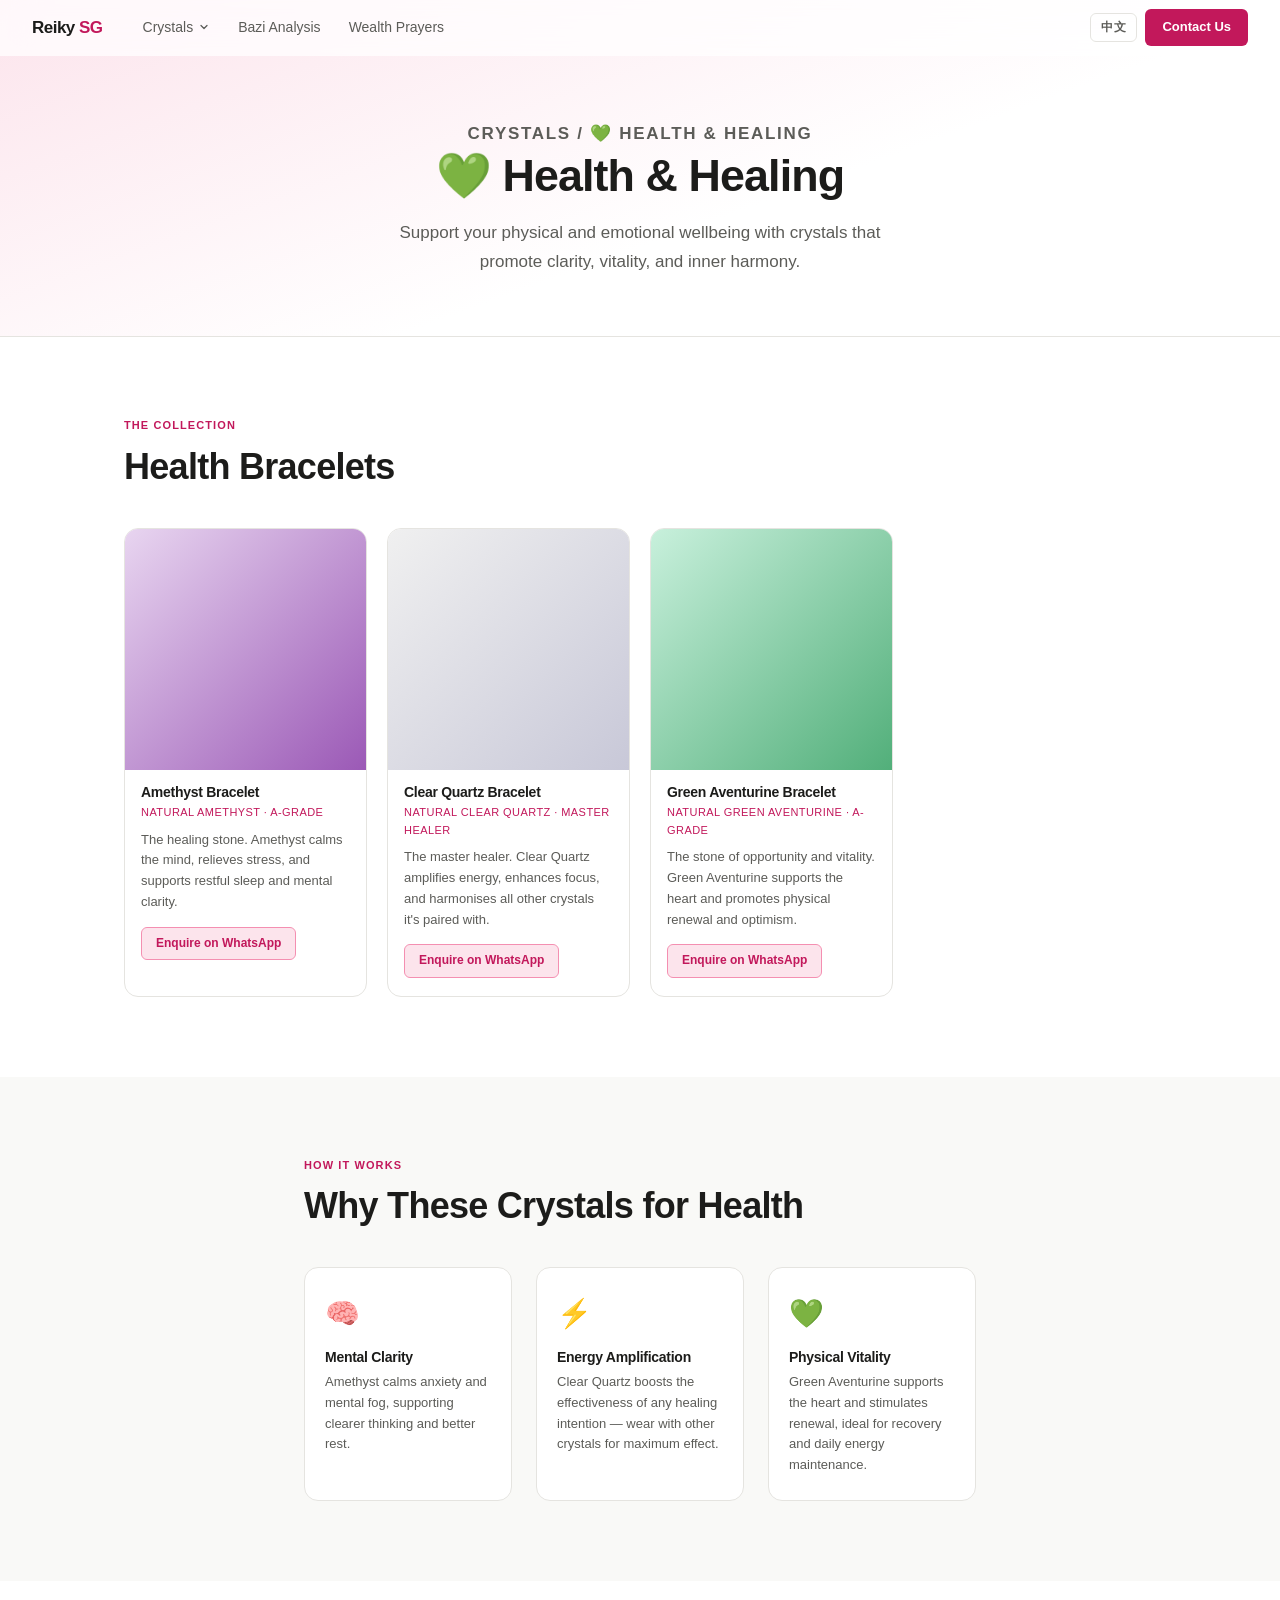
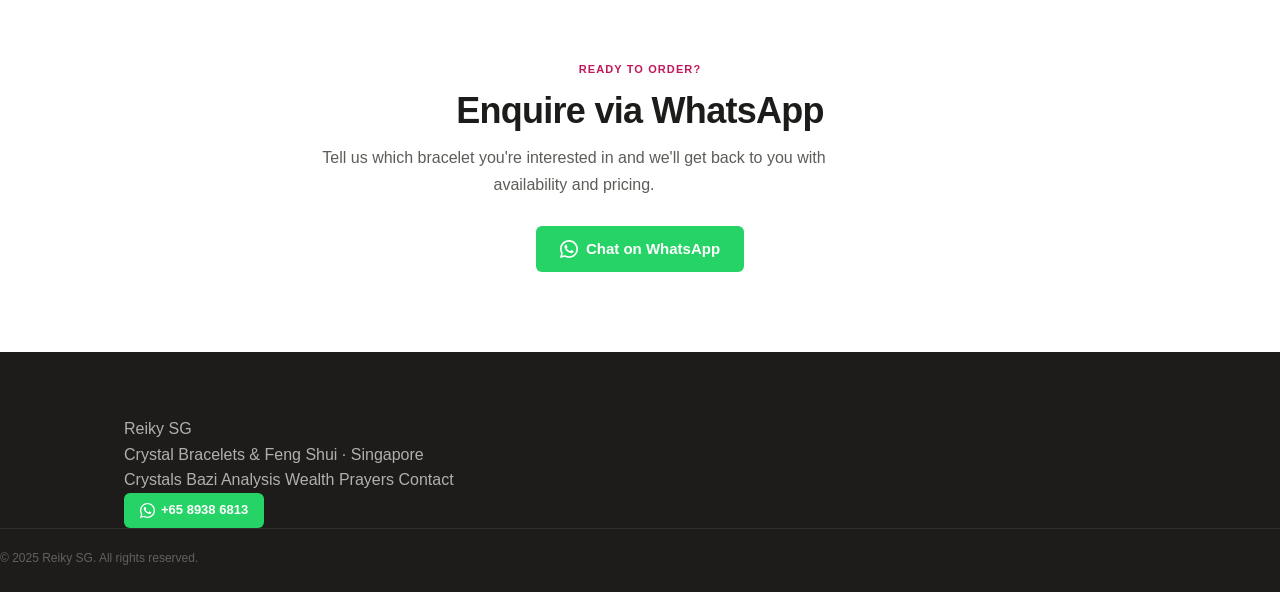
<file: crystals/health.html>
<!DOCTYPE html>
<html lang="en">
<head>
  <meta charset="UTF-8" />
  <meta name="viewport" content="width=device-width, initial-scale=1.0" />
  <title>Health &amp; Healing Crystals — Reiky SG</title>
  <meta name="description" content="Crystal bracelets for health and healing. Amethyst, Clear Quartz, and Green Aventurine — intention-set and handcrafted in Singapore." />
  <link rel="stylesheet" href="/styles/main.css" />
</head>
<body>

  <div id="nav-root"></div>

  <section class="page-hero page-hero--health">
    <div class="container">
      <p class="section-eyebrow reveal"><a href="/crystals/" style="color:inherit;text-decoration:none;" data-i18n="pdp_crystals">Crystals</a> / <span data-i18n="nav_health_title">💚 Health &amp; Healing</span></p>
      <h1 class="page-hero-title reveal" data-i18n="health_h1">💚 Health &amp; Healing</h1>
      <p class="page-hero-sub reveal" data-i18n="health_sub">Support your physical and emotional wellbeing with crystals that promote clarity, vitality, and inner harmony.</p>
    </div>
  </section>

  <section class="section">
    <div class="container">
      <p class="section-eyebrow reveal" data-i18n="wealth_collection_eyebrow">The Collection</p>
      <h2 class="section-title reveal" data-i18n="health_collection_title">Health Bracelets</h2>
      <div class="product-grid">

        <div class="product-card reveal">
          <div class="product-img product-img--amethyst"></div>
          <div class="product-body">
            <h3 class="product-name">Amethyst Bracelet</h3>
            <p class="product-stone">Natural Amethyst · A-Grade</p>
            <p class="product-desc">The healing stone. Amethyst calms the mind, relieves stress, and supports restful sleep and mental clarity.</p>
            <a href="https://wa.me/6589386813?text=Hi%20Reiky%20SG!%20I'm%20interested%20in%20the%20Amethyst%20Bracelet.%20Can%20you%20share%20more%20details%3F" class="btn-enquire" target="_blank" rel="noopener" data-i18n="btn_enquire_wa">Enquire on WhatsApp</a>
          </div>
        </div>

        <div class="product-card reveal">
          <div class="product-img product-img--clear-quartz"></div>
          <div class="product-body">
            <h3 class="product-name">Clear Quartz Bracelet</h3>
            <p class="product-stone">Natural Clear Quartz · Master Healer</p>
            <p class="product-desc">The master healer. Clear Quartz amplifies energy, enhances focus, and harmonises all other crystals it's paired with.</p>
            <a href="https://wa.me/6589386813?text=Hi%20Reiky%20SG!%20I'm%20interested%20in%20the%20Clear%20Quartz%20Bracelet.%20Can%20you%20share%20more%20details%3F" class="btn-enquire" target="_blank" rel="noopener" data-i18n="btn_enquire_wa">Enquire on WhatsApp</a>
          </div>
        </div>

        <div class="product-card reveal">
          <div class="product-img product-img--aventurine"></div>
          <div class="product-body">
            <h3 class="product-name">Green Aventurine Bracelet</h3>
            <p class="product-stone">Natural Green Aventurine · A-Grade</p>
            <p class="product-desc">The stone of opportunity and vitality. Green Aventurine supports the heart and promotes physical renewal and optimism.</p>
            <a href="https://wa.me/6589386813?text=Hi%20Reiky%20SG!%20I'm%20interested%20in%20the%20Green%20Aventurine%20Bracelet.%20Can%20you%20share%20more%20details%3F" class="btn-enquire" target="_blank" rel="noopener" data-i18n="btn_enquire_wa">Enquire on WhatsApp</a>
          </div>
        </div>

      </div>
    </div>
  </section>

  <section class="section section-alt">
    <div class="container container--narrow">
      <p class="section-eyebrow reveal" data-i18n="wealth_how_eyebrow">How It Works</p>
      <h2 class="section-title reveal" data-i18n="health_how_title">Why These Crystals for Health</h2>
      <div class="pillars-grid">
        <div class="pillar reveal">
          <div class="pillar-icon">🧠</div>
          <h4>Mental Clarity</h4>
          <p>Amethyst calms anxiety and mental fog, supporting clearer thinking and better rest.</p>
        </div>
        <div class="pillar reveal">
          <div class="pillar-icon">⚡</div>
          <h4>Energy Amplification</h4>
          <p>Clear Quartz boosts the effectiveness of any healing intention — wear with other crystals for maximum effect.</p>
        </div>
        <div class="pillar reveal">
          <div class="pillar-icon">💚</div>
          <h4>Physical Vitality</h4>
          <p>Green Aventurine supports the heart and stimulates renewal, ideal for recovery and daily energy maintenance.</p>
        </div>
      </div>
    </div>
  </section>

  <section class="section" id="contact">
    <div class="container container--narrow" style="text-align:center;">
      <p class="section-eyebrow reveal" data-i18n="health_cta_eyebrow">Ready to Order?</p>
      <h2 class="section-title reveal" data-i18n="health_cta_title">Enquire via WhatsApp</h2>
      <p class="section-sub reveal" data-i18n="health_cta_sub">Tell us which bracelet you're interested in and we'll get back to you with availability and pricing.</p>
      <div class="reveal" style="margin-top:28px;">
        <a href="https://wa.me/6589386813?text=Hi%20Reiky%20SG!%20I'm%20interested%20in%20the%20Health%20%26%20Healing%20crystal%20collection.%20Can%20you%20help%20me%20choose%3F" class="btn btn-wa" target="_blank" rel="noopener">
          <svg width="18" height="18" viewBox="0 0 24 24" fill="currentColor"><path d="M17.472 14.382c-.297-.149-1.758-.867-2.03-.967-.273-.099-.471-.148-.67.15-.197.297-.767.966-.94 1.164-.173.199-.347.223-.644.075-.297-.15-1.255-.463-2.39-1.475-.883-.788-1.48-1.761-1.653-2.059-.173-.297-.018-.458.13-.606.134-.133.298-.347.446-.52.149-.174.198-.298.298-.497.099-.198.05-.371-.025-.52-.075-.149-.669-1.612-.916-2.207-.242-.579-.487-.5-.669-.51-.173-.008-.371-.01-.57-.01-.198 0-.52.074-.792.372-.272.297-1.04 1.016-1.04 2.479 0 1.462 1.065 2.875 1.213 3.074.149.198 2.096 3.2 5.077 4.487.709.306 1.262.489 1.694.625.712.227 1.36.195 1.871.118.571-.085 1.758-.719 2.006-1.413.248-.694.248-1.289.173-1.413-.074-.124-.272-.198-.57-.347z"/><path d="M12 0C5.373 0 0 5.373 0 12c0 2.127.558 4.126 1.534 5.86L0 24l6.335-1.51A11.955 11.955 0 0012 24c6.627 0 12-5.373 12-12S18.627 0 12 0zm0 21.818a9.818 9.818 0 01-5.001-1.366l-.357-.213-3.76.896.953-3.659-.233-.376A9.792 9.792 0 012.182 12C2.182 6.575 6.575 2.182 12 2.182S21.818 6.575 21.818 12 17.425 21.818 12 21.818z"/></svg>
          <span data-i18n="btn_chat_wa">Chat on WhatsApp</span>
        </a>
      </div>
    </div>
  </section>

  <footer class="footer">
    <div class="container footer-inner">
      <div class="footer-brand">
        <span class="footer-logo">Reiky <span>SG</span></span>
        <p class="footer-tagline" data-i18n="footer_tagline">Crystal Bracelets &amp; Feng Shui · Singapore</p>
      </div>
      <div class="footer-links">
        <a href="/crystals/" data-i18n="footer_crystals">Crystals</a>
        <a href="/bazi-analysis.html" data-i18n="footer_bazi">Bazi Analysis</a>
        <a href="/wealth-prayers.html" data-i18n="footer_prayers">Wealth Prayers</a>
        <a href="/#contact" data-i18n="footer_contact">Contact</a>
      </div>
      <div class="footer-contact">
        <a href="https://wa.me/6589386813" class="btn btn-wa-sm" target="_blank" rel="noopener">
          <svg width="15" height="15" viewBox="0 0 24 24" fill="currentColor"><path d="M17.472 14.382c-.297-.149-1.758-.867-2.03-.967-.273-.099-.471-.148-.67.15-.197.297-.767.966-.94 1.164-.173.199-.347.223-.644.075-.297-.15-1.255-.463-2.39-1.475-.883-.788-1.48-1.761-1.653-2.059-.173-.297-.018-.458.13-.606.134-.133.298-.347.446-.52.149-.174.198-.298.298-.497.099-.198.05-.371-.025-.52-.075-.149-.669-1.612-.916-2.207-.242-.579-.487-.5-.669-.51-.173-.008-.371-.01-.57-.01-.198 0-.52.074-.792.372-.272.297-1.04 1.016-1.04 2.479 0 1.462 1.065 2.875 1.213 3.074.149.198 2.096 3.2 5.077 4.487.709.306 1.262.489 1.694.625.712.227 1.36.195 1.871.118.571-.085 1.758-.719 2.006-1.413.248-.694.248-1.289.173-1.413-.074-.124-.272-.198-.57-.347z"/><path d="M12 0C5.373 0 0 5.373 0 12c0 2.127.558 4.126 1.534 5.86L0 24l6.335-1.51A11.955 11.955 0 0012 24c6.627 0 12-5.373 12-12S18.627 0 12 0zm0 21.818a9.818 9.818 0 01-5.001-1.366l-.357-.213-3.76.896.953-3.659-.233-.376A9.792 9.792 0 012.182 12C2.182 6.575 6.575 2.182 12 2.182S21.818 6.575 21.818 12 17.425 21.818 12 21.818z"/></svg>
          +65 8938 6813
        </a>
      </div>
    </div>
    <div class="footer-bottom">
      <p data-i18n="footer_copyright_25">&copy; 2025 Reiky SG. All rights reserved.</p>
    </div>
  </footer>

  <script src="/scripts/i18n.js"></script>
  <script src="/scripts/nav.js"></script>
</body>
</html>
</file>
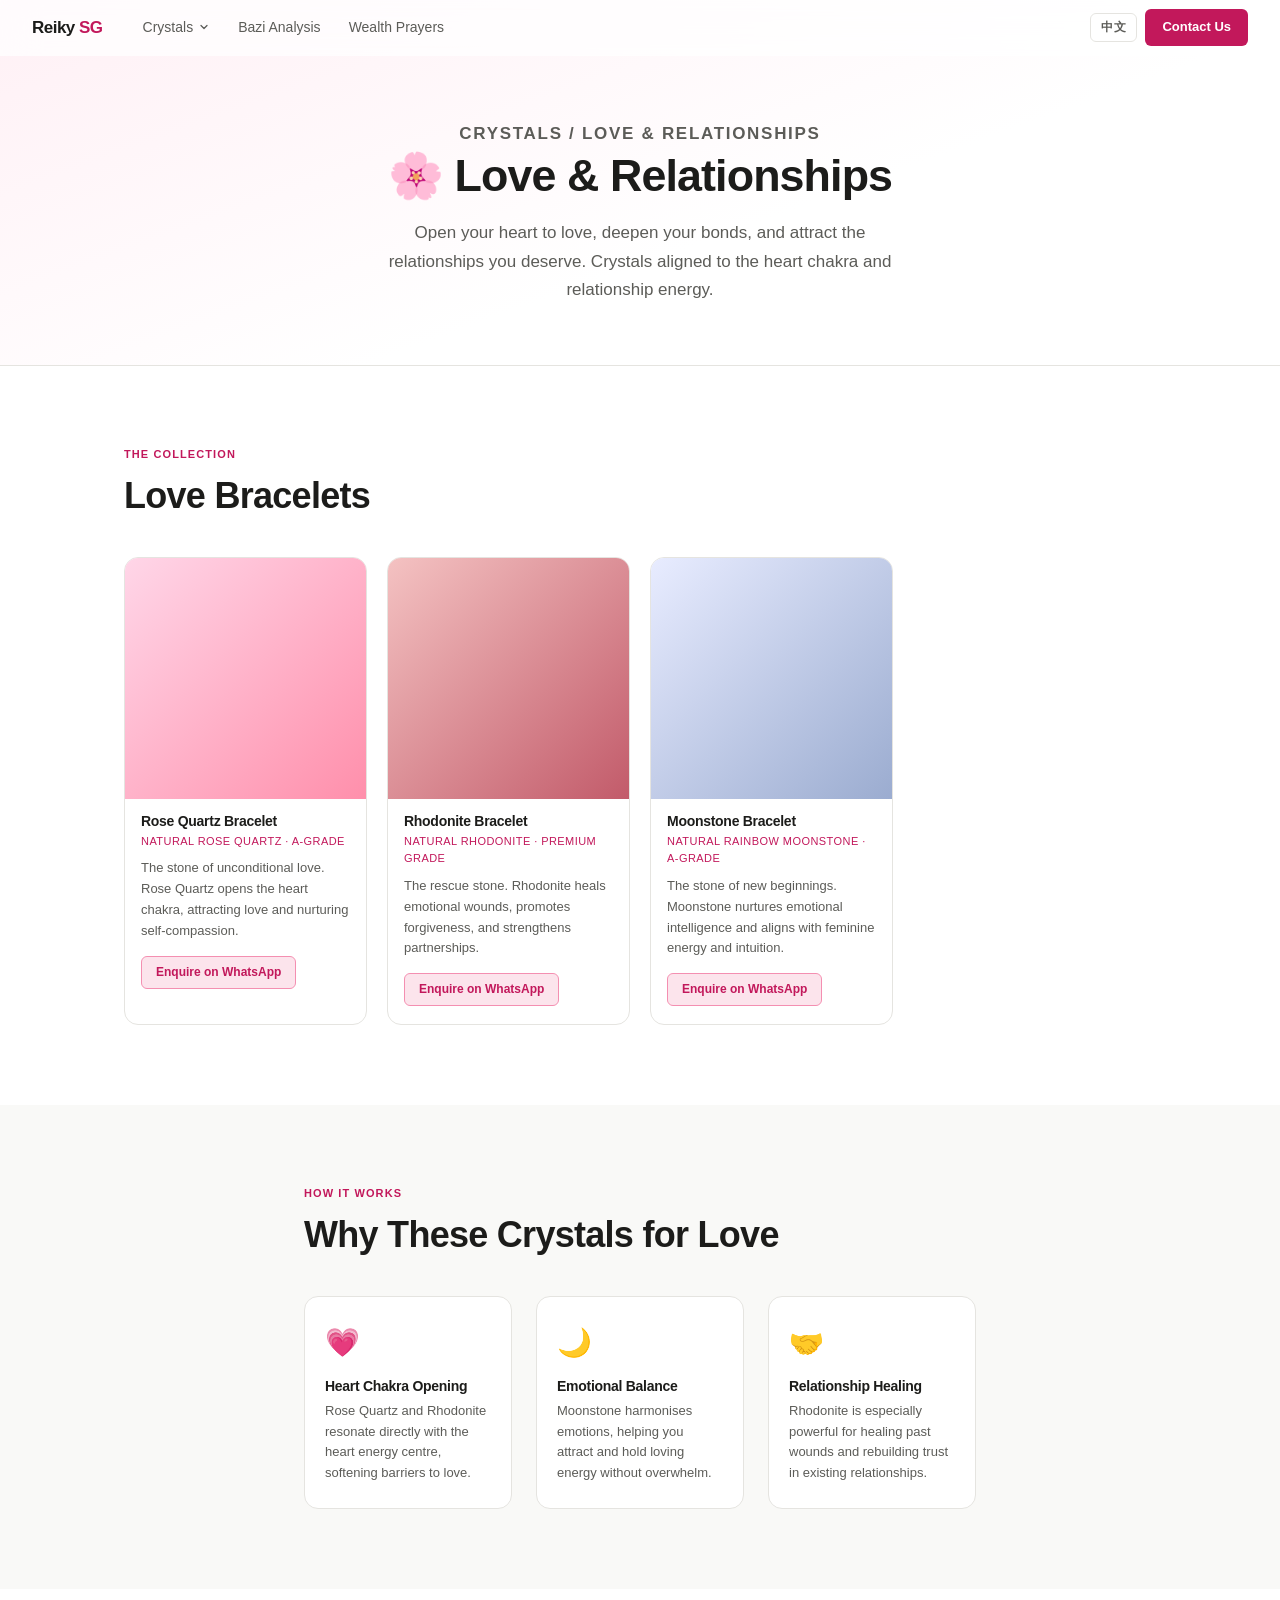
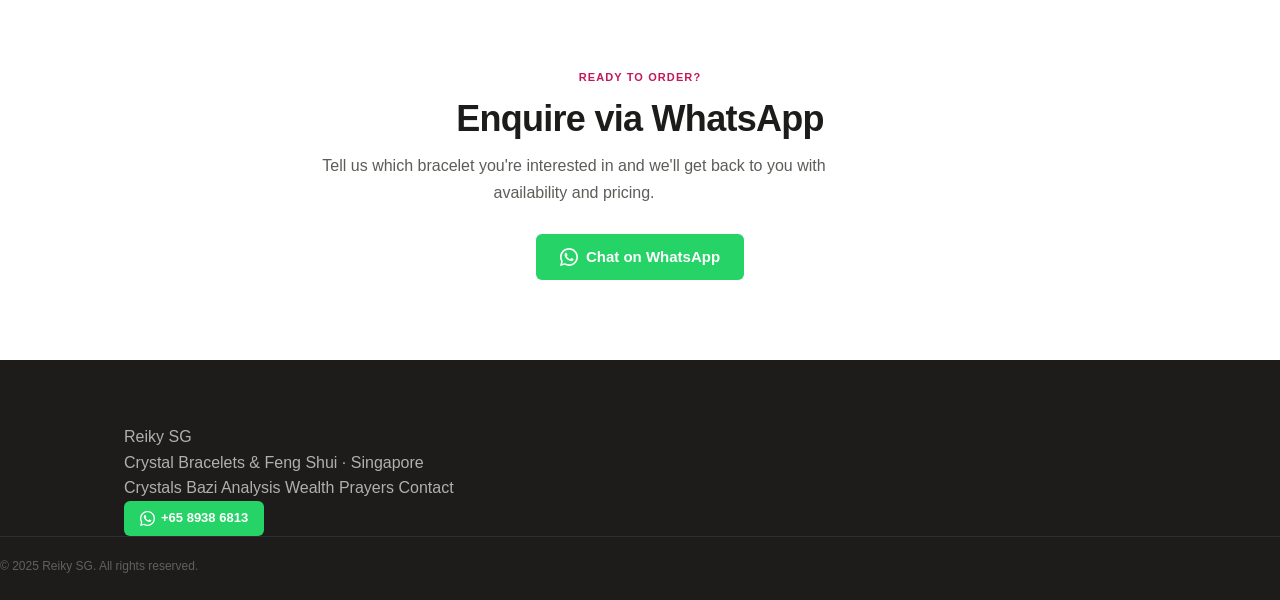
<file: crystals/love.html>
<!DOCTYPE html>
<html lang="en">
<head>
  <meta charset="UTF-8" />
  <meta name="viewport" content="width=device-width, initial-scale=1.0" />
  <title>Love &amp; Relationships Crystals — Reiky SG</title>
  <meta name="description" content="Crystal bracelets for love and relationships. Rose Quartz, Rhodonite, and Moonstone — intention-set and handcrafted in Singapore." />
  <link rel="stylesheet" href="/styles/main.css" />
</head>
<body>

  <div id="nav-root"></div>

  <section class="page-hero page-hero--love">
    <div class="container">
      <p class="section-eyebrow reveal"><a href="/crystals/" style="color:inherit;text-decoration:none;" data-i18n="pdp_crystals">Crystals</a> / <span data-i18n="row_love">Love &amp; Relationships</span></p>
      <h1 class="page-hero-title reveal" data-i18n="love_h1">🌸 Love &amp; Relationships</h1>
      <p class="page-hero-sub reveal" data-i18n="love_sub">Open your heart to love, deepen your bonds, and attract the relationships you deserve. Crystals aligned to the heart chakra and relationship energy.</p>
    </div>
  </section>

  <section class="section">
    <div class="container">
      <p class="section-eyebrow reveal" data-i18n="wealth_collection_eyebrow">The Collection</p>
      <h2 class="section-title reveal" data-i18n="love_collection_title">Love Bracelets</h2>
      <div class="product-grid">

        <div class="product-card reveal">
          <div class="product-img product-img--rose-quartz"></div>
          <div class="product-body">
            <h3 class="product-name">Rose Quartz Bracelet</h3>
            <p class="product-stone">Natural Rose Quartz · A-Grade</p>
            <p class="product-desc">The stone of unconditional love. Rose Quartz opens the heart chakra, attracting love and nurturing self-compassion.</p>
            <a href="https://wa.me/6589386813?text=Hi%20Reiky%20SG!%20I'm%20interested%20in%20the%20Rose%20Quartz%20Bracelet.%20Can%20you%20share%20more%20details%3F" class="btn-enquire" target="_blank" rel="noopener" data-i18n="btn_enquire_wa">Enquire on WhatsApp</a>
          </div>
        </div>

        <div class="product-card reveal">
          <div class="product-img product-img--rhodonite"></div>
          <div class="product-body">
            <h3 class="product-name">Rhodonite Bracelet</h3>
            <p class="product-stone">Natural Rhodonite · Premium Grade</p>
            <p class="product-desc">The rescue stone. Rhodonite heals emotional wounds, promotes forgiveness, and strengthens partnerships.</p>
            <a href="https://wa.me/6589386813?text=Hi%20Reiky%20SG!%20I'm%20interested%20in%20the%20Rhodonite%20Bracelet.%20Can%20you%20share%20more%20details%3F" class="btn-enquire" target="_blank" rel="noopener" data-i18n="btn_enquire_wa">Enquire on WhatsApp</a>
          </div>
        </div>

        <div class="product-card reveal">
          <div class="product-img product-img--moonstone"></div>
          <div class="product-body">
            <h3 class="product-name">Moonstone Bracelet</h3>
            <p class="product-stone">Natural Rainbow Moonstone · A-Grade</p>
            <p class="product-desc">The stone of new beginnings. Moonstone nurtures emotional intelligence and aligns with feminine energy and intuition.</p>
            <a href="https://wa.me/6589386813?text=Hi%20Reiky%20SG!%20I'm%20interested%20in%20the%20Moonstone%20Bracelet.%20Can%20you%20share%20more%20details%3F" class="btn-enquire" target="_blank" rel="noopener" data-i18n="btn_enquire_wa">Enquire on WhatsApp</a>
          </div>
        </div>

      </div>
    </div>
  </section>

  <section class="section section-alt">
    <div class="container container--narrow">
      <p class="section-eyebrow reveal" data-i18n="wealth_how_eyebrow">How It Works</p>
      <h2 class="section-title reveal" data-i18n="love_how_title">Why These Crystals for Love</h2>
      <div class="pillars-grid">
        <div class="pillar reveal">
          <div class="pillar-icon">💗</div>
          <h4 data-i18n="love_heart_title">Heart Chakra Opening</h4>
          <p data-i18n="love_heart_desc">Rose Quartz and Rhodonite resonate directly with the heart energy centre, softening barriers to love.</p>
        </div>
        <div class="pillar reveal">
          <div class="pillar-icon">🌙</div>
          <h4 data-i18n="love_balance_title">Emotional Balance</h4>
          <p data-i18n="love_balance_desc">Moonstone harmonises emotions, helping you attract and hold loving energy without overwhelm.</p>
        </div>
        <div class="pillar reveal">
          <div class="pillar-icon">🤝</div>
          <h4 data-i18n="love_healing_title">Relationship Healing</h4>
          <p data-i18n="love_healing_desc">Rhodonite is especially powerful for healing past wounds and rebuilding trust in existing relationships.</p>
        </div>
      </div>
    </div>
  </section>

  <section class="section" id="contact">
    <div class="container container--narrow" style="text-align:center;">
      <p class="section-eyebrow reveal" data-i18n="love_cta_eyebrow">Ready to Order?</p>
      <h2 class="section-title reveal" data-i18n="love_cta_title">Enquire via WhatsApp</h2>
      <p class="section-sub reveal" data-i18n="love_cta_sub">Tell us which bracelet you're interested in and we'll get back to you with availability and pricing.</p>
      <div class="reveal" style="margin-top:28px;">
        <a href="https://wa.me/6589386813?text=Hi%20Reiky%20SG!%20I'm%20interested%20in%20the%20Love%20%26%20Relationships%20crystal%20collection.%20Can%20you%20help%20me%20choose%3F" class="btn btn-wa" target="_blank" rel="noopener">
          <svg width="18" height="18" viewBox="0 0 24 24" fill="currentColor"><path d="M17.472 14.382c-.297-.149-1.758-.867-2.03-.967-.273-.099-.471-.148-.67.15-.197.297-.767.966-.94 1.164-.173.199-.347.223-.644.075-.297-.15-1.255-.463-2.39-1.475-.883-.788-1.48-1.761-1.653-2.059-.173-.297-.018-.458.13-.606.134-.133.298-.347.446-.52.149-.174.198-.298.298-.497.099-.198.05-.371-.025-.52-.075-.149-.669-1.612-.916-2.207-.242-.579-.487-.5-.669-.51-.173-.008-.371-.01-.57-.01-.198 0-.52.074-.792.372-.272.297-1.04 1.016-1.04 2.479 0 1.462 1.065 2.875 1.213 3.074.149.198 2.096 3.2 5.077 4.487.709.306 1.262.489 1.694.625.712.227 1.36.195 1.871.118.571-.085 1.758-.719 2.006-1.413.248-.694.248-1.289.173-1.413-.074-.124-.272-.198-.57-.347z"/><path d="M12 0C5.373 0 0 5.373 0 12c0 2.127.558 4.126 1.534 5.86L0 24l6.335-1.51A11.955 11.955 0 0012 24c6.627 0 12-5.373 12-12S18.627 0 12 0zm0 21.818a9.818 9.818 0 01-5.001-1.366l-.357-.213-3.76.896.953-3.659-.233-.376A9.792 9.792 0 012.182 12C2.182 6.575 6.575 2.182 12 2.182S21.818 6.575 21.818 12 17.425 21.818 12 21.818z"/></svg>
          <span data-i18n="btn_chat_wa">Chat on WhatsApp</span>
        </a>
      </div>
    </div>
  </section>

  <footer class="footer">
    <div class="container footer-inner">
      <div class="footer-brand">
        <span class="footer-logo">Reiky <span>SG</span></span>
        <p class="footer-tagline" data-i18n="footer_tagline">Crystal Bracelets &amp; Feng Shui · Singapore</p>
      </div>
      <div class="footer-links">
        <a href="/crystals/" data-i18n="footer_crystals">Crystals</a>
        <a href="/bazi-analysis.html" data-i18n="footer_bazi">Bazi Analysis</a>
        <a href="/wealth-prayers.html" data-i18n="footer_prayers">Wealth Prayers</a>
        <a href="/#contact" data-i18n="footer_contact">Contact</a>
      </div>
      <div class="footer-contact">
        <a href="https://wa.me/6589386813" class="btn btn-wa-sm" target="_blank" rel="noopener">
          <svg width="15" height="15" viewBox="0 0 24 24" fill="currentColor"><path d="M17.472 14.382c-.297-.149-1.758-.867-2.03-.967-.273-.099-.471-.148-.67.15-.197.297-.767.966-.94 1.164-.173.199-.347.223-.644.075-.297-.15-1.255-.463-2.39-1.475-.883-.788-1.48-1.761-1.653-2.059-.173-.297-.018-.458.13-.606.134-.133.298-.347.446-.52.149-.174.198-.298.298-.497.099-.198.05-.371-.025-.52-.075-.149-.669-1.612-.916-2.207-.242-.579-.487-.5-.669-.51-.173-.008-.371-.01-.57-.01-.198 0-.52.074-.792.372-.272.297-1.04 1.016-1.04 2.479 0 1.462 1.065 2.875 1.213 3.074.149.198 2.096 3.2 5.077 4.487.709.306 1.262.489 1.694.625.712.227 1.36.195 1.871.118.571-.085 1.758-.719 2.006-1.413.248-.694.248-1.289.173-1.413-.074-.124-.272-.198-.57-.347z"/><path d="M12 0C5.373 0 0 5.373 0 12c0 2.127.558 4.126 1.534 5.86L0 24l6.335-1.51A11.955 11.955 0 0012 24c6.627 0 12-5.373 12-12S18.627 0 12 0zm0 21.818a9.818 9.818 0 01-5.001-1.366l-.357-.213-3.76.896.953-3.659-.233-.376A9.792 9.792 0 012.182 12C2.182 6.575 6.575 2.182 12 2.182S21.818 6.575 21.818 12 17.425 21.818 12 21.818z"/></svg>
          +65 8938 6813
        </a>
      </div>
    </div>
    <div class="footer-bottom">
      <p data-i18n="footer_copyright_25">&copy; 2025 Reiky SG. All rights reserved.</p>
    </div>
  </footer>

  <script src="/scripts/i18n.js"></script>
  <script src="/scripts/nav.js"></script>
</body>
</html>
</file>
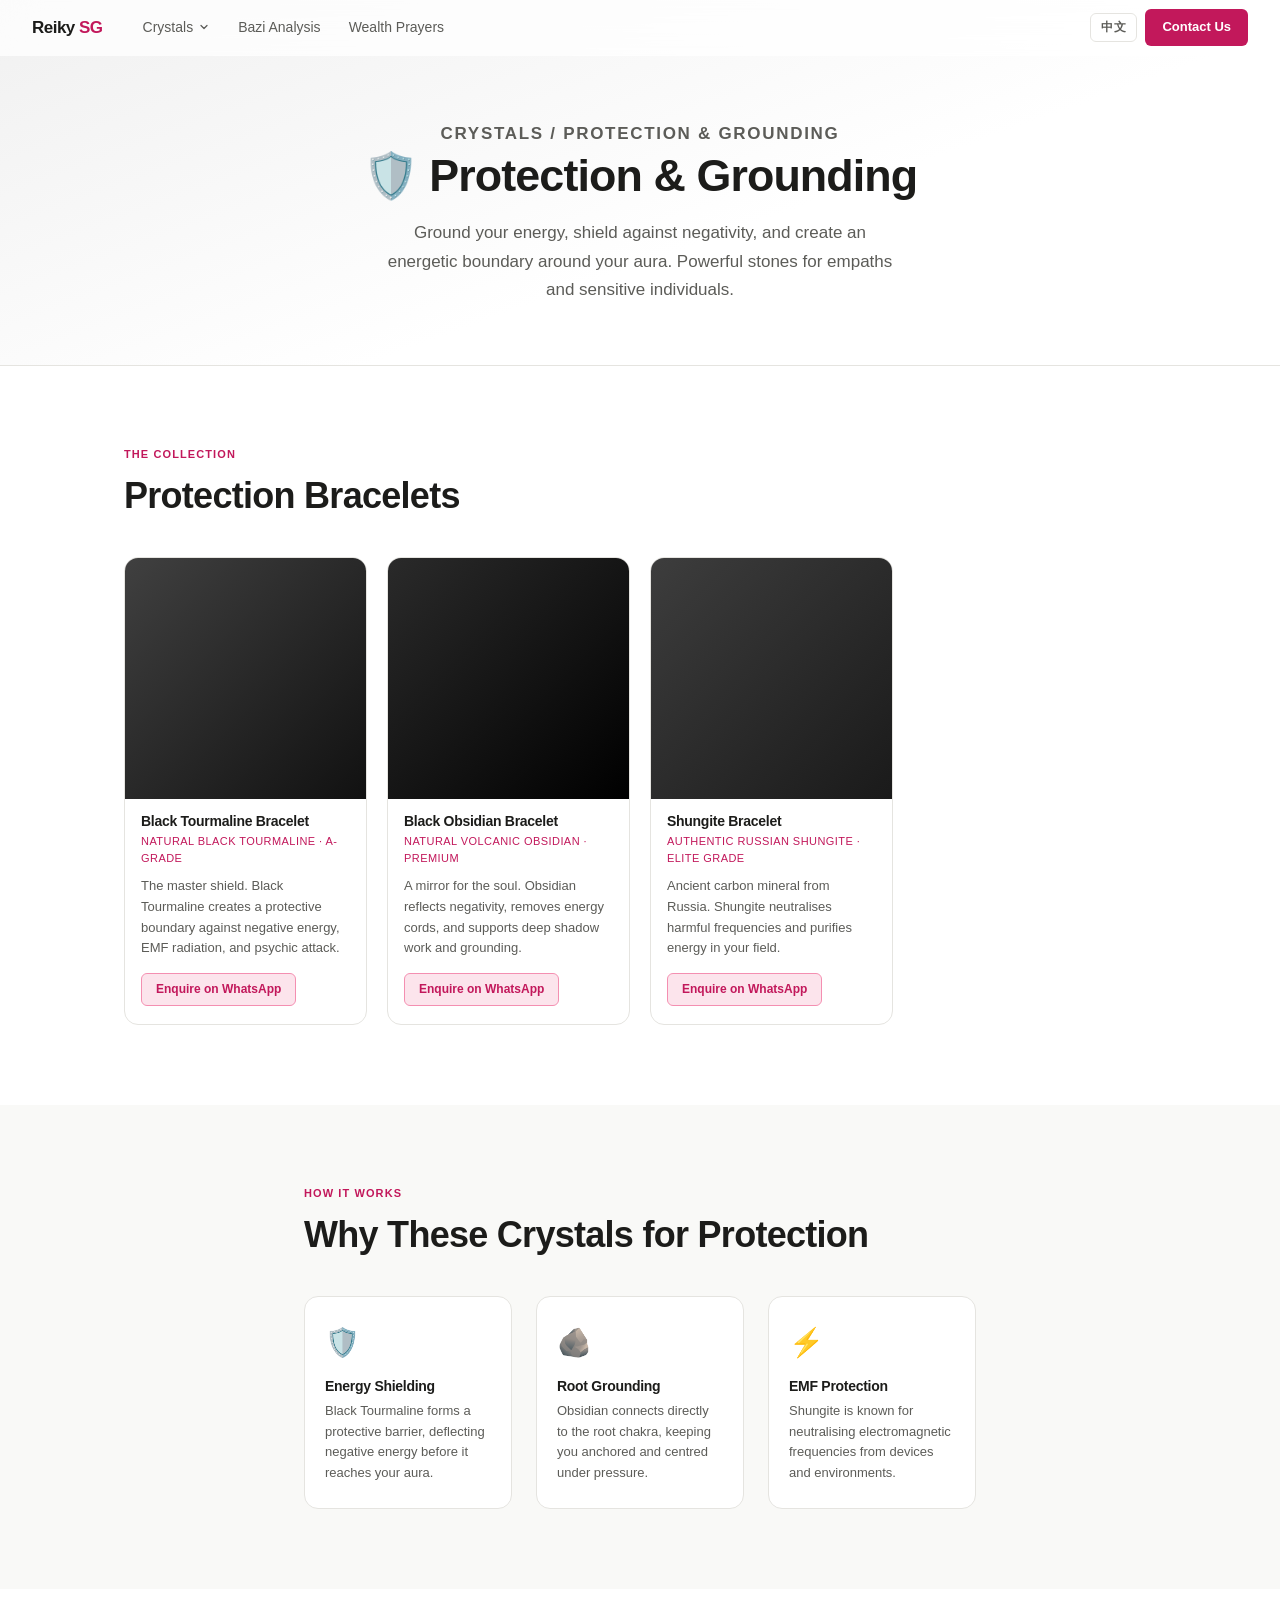
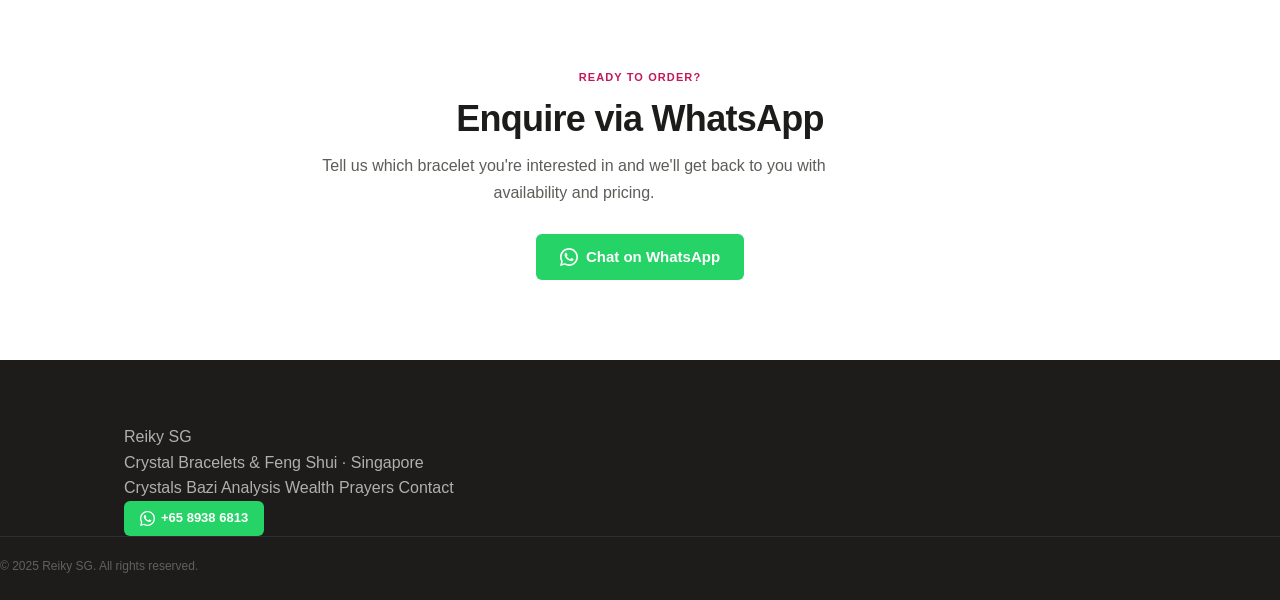
<file: crystals/protection.html>
<!DOCTYPE html>
<html lang="en">
<head>
  <meta charset="UTF-8" />
  <meta name="viewport" content="width=device-width, initial-scale=1.0" />
  <title>Protection &amp; Grounding Crystals — Reiky SG</title>
  <meta name="description" content="Crystal bracelets for protection and grounding. Black Tourmaline, Obsidian, and Shungite — intention-set and handcrafted in Singapore." />
  <link rel="stylesheet" href="/styles/main.css" />
</head>
<body>

  <div id="nav-root"></div>

  <section class="page-hero page-hero--protection">
    <div class="container">
      <p class="section-eyebrow reveal"><a href="/crystals/" style="color:inherit;text-decoration:none;" data-i18n="pdp_crystals">Crystals</a> / <span data-i18n="row_protection">Protection &amp; Grounding</span></p>
      <h1 class="page-hero-title reveal" data-i18n="protection_h1">🛡️ Protection &amp; Grounding</h1>
      <p class="page-hero-sub reveal" data-i18n="protection_sub">Ground your energy, shield against negativity, and create an energetic boundary around your aura. Powerful stones for empaths and sensitive individuals.</p>
    </div>
  </section>

  <section class="section">
    <div class="container">
      <p class="section-eyebrow reveal" data-i18n="wealth_collection_eyebrow">The Collection</p>
      <h2 class="section-title reveal" data-i18n="protection_collection_title">Protection Bracelets</h2>
      <div class="product-grid">

        <div class="product-card reveal">
          <div class="product-img product-img--black-tourmaline"></div>
          <div class="product-body">
            <h3 class="product-name">Black Tourmaline Bracelet</h3>
            <p class="product-stone">Natural Black Tourmaline · A-Grade</p>
            <p class="product-desc">The master shield. Black Tourmaline creates a protective boundary against negative energy, EMF radiation, and psychic attack.</p>
            <a href="https://wa.me/6589386813?text=Hi%20Reiky%20SG!%20I'm%20interested%20in%20the%20Black%20Tourmaline%20Bracelet.%20Can%20you%20share%20more%20details%3F" class="btn-enquire" target="_blank" rel="noopener" data-i18n="btn_enquire_wa">Enquire on WhatsApp</a>
          </div>
        </div>

        <div class="product-card reveal">
          <div class="product-img product-img--obsidian"></div>
          <div class="product-body">
            <h3 class="product-name">Black Obsidian Bracelet</h3>
            <p class="product-stone">Natural Volcanic Obsidian · Premium</p>
            <p class="product-desc">A mirror for the soul. Obsidian reflects negativity, removes energy cords, and supports deep shadow work and grounding.</p>
            <a href="https://wa.me/6589386813?text=Hi%20Reiky%20SG!%20I'm%20interested%20in%20the%20Black%20Obsidian%20Bracelet.%20Can%20you%20share%20more%20details%3F" class="btn-enquire" target="_blank" rel="noopener" data-i18n="btn_enquire_wa">Enquire on WhatsApp</a>
          </div>
        </div>

        <div class="product-card reveal">
          <div class="product-img product-img--shungite"></div>
          <div class="product-body">
            <h3 class="product-name">Shungite Bracelet</h3>
            <p class="product-stone">Authentic Russian Shungite · Elite Grade</p>
            <p class="product-desc">Ancient carbon mineral from Russia. Shungite neutralises harmful frequencies and purifies energy in your field.</p>
            <a href="https://wa.me/6589386813?text=Hi%20Reiky%20SG!%20I'm%20interested%20in%20the%20Shungite%20Bracelet.%20Can%20you%20share%20more%20details%3F" class="btn-enquire" target="_blank" rel="noopener" data-i18n="btn_enquire_wa">Enquire on WhatsApp</a>
          </div>
        </div>

      </div>
    </div>
  </section>

  <section class="section section-alt">
    <div class="container container--narrow">
      <p class="section-eyebrow reveal" data-i18n="wealth_how_eyebrow">How It Works</p>
      <h2 class="section-title reveal" data-i18n="protection_how_title">Why These Crystals for Protection</h2>
      <div class="pillars-grid">
        <div class="pillar reveal">
          <div class="pillar-icon">🛡️</div>
          <h4>Energy Shielding</h4>
          <p>Black Tourmaline forms a protective barrier, deflecting negative energy before it reaches your aura.</p>
        </div>
        <div class="pillar reveal">
          <div class="pillar-icon">🪨</div>
          <h4>Root Grounding</h4>
          <p>Obsidian connects directly to the root chakra, keeping you anchored and centred under pressure.</p>
        </div>
        <div class="pillar reveal">
          <div class="pillar-icon">⚡</div>
          <h4>EMF Protection</h4>
          <p>Shungite is known for neutralising electromagnetic frequencies from devices and environments.</p>
        </div>
      </div>
    </div>
  </section>

  <section class="section" id="contact">
    <div class="container container--narrow" style="text-align:center;">
      <p class="section-eyebrow reveal" data-i18n="protection_cta_eyebrow">Ready to Order?</p>
      <h2 class="section-title reveal" data-i18n="protection_cta_title">Enquire via WhatsApp</h2>
      <p class="section-sub reveal" data-i18n="protection_cta_sub">Tell us which bracelet you're interested in and we'll get back to you with availability and pricing.</p>
      <div class="reveal" style="margin-top:28px;">
        <a href="https://wa.me/6589386813?text=Hi%20Reiky%20SG!%20I'm%20interested%20in%20the%20Protection%20%26%20Grounding%20crystal%20collection.%20Can%20you%20help%20me%20choose%3F" class="btn btn-wa" target="_blank" rel="noopener">
          <svg width="18" height="18" viewBox="0 0 24 24" fill="currentColor"><path d="M17.472 14.382c-.297-.149-1.758-.867-2.03-.967-.273-.099-.471-.148-.67.15-.197.297-.767.966-.94 1.164-.173.199-.347.223-.644.075-.297-.15-1.255-.463-2.39-1.475-.883-.788-1.48-1.761-1.653-2.059-.173-.297-.018-.458.13-.606.134-.133.298-.347.446-.52.149-.174.198-.298.298-.497.099-.198.05-.371-.025-.52-.075-.149-.669-1.612-.916-2.207-.242-.579-.487-.5-.669-.51-.173-.008-.371-.01-.57-.01-.198 0-.52.074-.792.372-.272.297-1.04 1.016-1.04 2.479 0 1.462 1.065 2.875 1.213 3.074.149.198 2.096 3.2 5.077 4.487.709.306 1.262.489 1.694.625.712.227 1.36.195 1.871.118.571-.085 1.758-.719 2.006-1.413.248-.694.248-1.289.173-1.413-.074-.124-.272-.198-.57-.347z"/><path d="M12 0C5.373 0 0 5.373 0 12c0 2.127.558 4.126 1.534 5.86L0 24l6.335-1.51A11.955 11.955 0 0012 24c6.627 0 12-5.373 12-12S18.627 0 12 0zm0 21.818a9.818 9.818 0 01-5.001-1.366l-.357-.213-3.76.896.953-3.659-.233-.376A9.792 9.792 0 012.182 12C2.182 6.575 6.575 2.182 12 2.182S21.818 6.575 21.818 12 17.425 21.818 12 21.818z"/></svg>
          <span data-i18n="btn_chat_wa">Chat on WhatsApp</span>
        </a>
      </div>
    </div>
  </section>

  <footer class="footer">
    <div class="container footer-inner">
      <div class="footer-brand">
        <span class="footer-logo">Reiky <span>SG</span></span>
        <p class="footer-tagline" data-i18n="footer_tagline">Crystal Bracelets &amp; Feng Shui · Singapore</p>
      </div>
      <div class="footer-links">
        <a href="/crystals/" data-i18n="footer_crystals">Crystals</a>
        <a href="/bazi-analysis.html" data-i18n="footer_bazi">Bazi Analysis</a>
        <a href="/wealth-prayers.html" data-i18n="footer_prayers">Wealth Prayers</a>
        <a href="/#contact" data-i18n="footer_contact">Contact</a>
      </div>
      <div class="footer-contact">
        <a href="https://wa.me/6589386813" class="btn btn-wa-sm" target="_blank" rel="noopener">
          <svg width="15" height="15" viewBox="0 0 24 24" fill="currentColor"><path d="M17.472 14.382c-.297-.149-1.758-.867-2.03-.967-.273-.099-.471-.148-.67.15-.197.297-.767.966-.94 1.164-.173.199-.347.223-.644.075-.297-.15-1.255-.463-2.39-1.475-.883-.788-1.48-1.761-1.653-2.059-.173-.297-.018-.458.13-.606.134-.133.298-.347.446-.52.149-.174.198-.298.298-.497.099-.198.05-.371-.025-.52-.075-.149-.669-1.612-.916-2.207-.242-.579-.487-.5-.669-.51-.173-.008-.371-.01-.57-.01-.198 0-.52.074-.792.372-.272.297-1.04 1.016-1.04 2.479 0 1.462 1.065 2.875 1.213 3.074.149.198 2.096 3.2 5.077 4.487.709.306 1.262.489 1.694.625.712.227 1.36.195 1.871.118.571-.085 1.758-.719 2.006-1.413.248-.694.248-1.289.173-1.413-.074-.124-.272-.198-.57-.347z"/><path d="M12 0C5.373 0 0 5.373 0 12c0 2.127.558 4.126 1.534 5.86L0 24l6.335-1.51A11.955 11.955 0 0012 24c6.627 0 12-5.373 12-12S18.627 0 12 0zm0 21.818a9.818 9.818 0 01-5.001-1.366l-.357-.213-3.76.896.953-3.659-.233-.376A9.792 9.792 0 012.182 12C2.182 6.575 6.575 2.182 12 2.182S21.818 6.575 21.818 12 17.425 21.818 12 21.818z"/></svg>
          +65 8938 6813
        </a>
      </div>
    </div>
    <div class="footer-bottom">
      <p data-i18n="footer_copyright_25">&copy; 2025 Reiky SG. All rights reserved.</p>
    </div>
  </footer>

  <script src="/scripts/i18n.js"></script>
  <script src="/scripts/nav.js"></script>
</body>
</html>
</file>
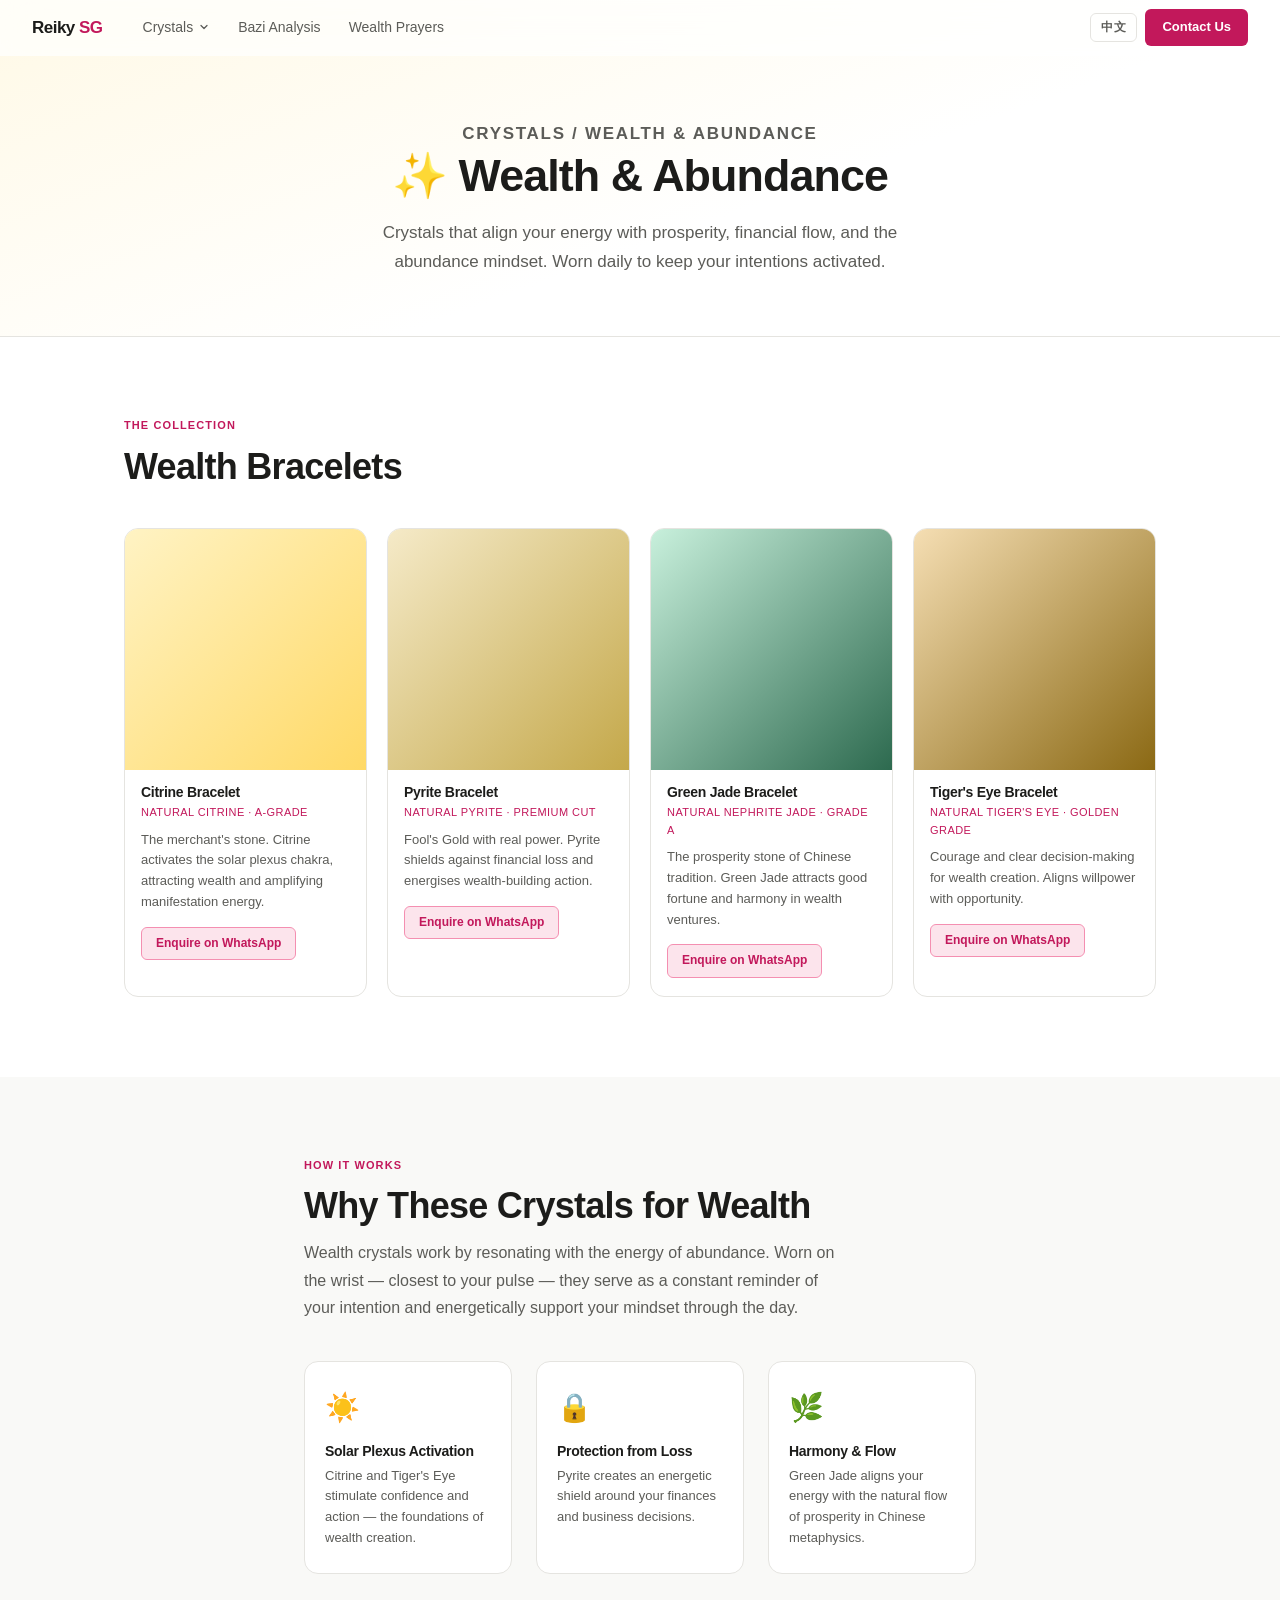
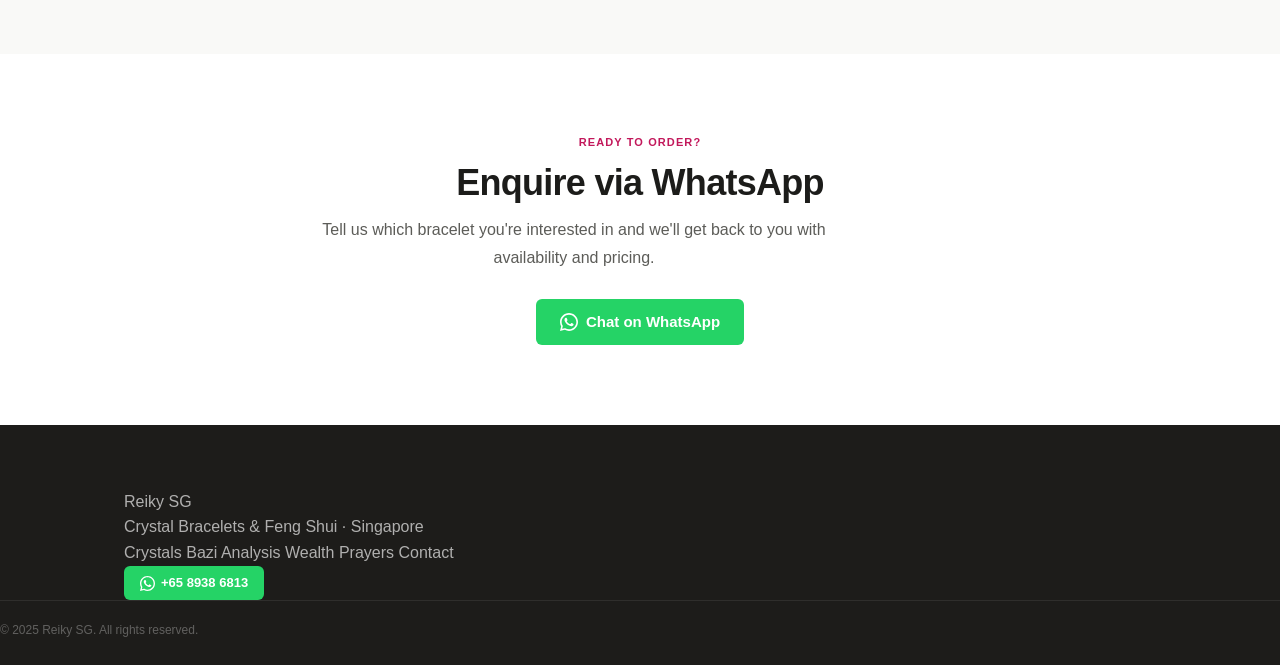
<file: crystals/wealth.html>
<!DOCTYPE html>
<html lang="en">
<head>
  <meta charset="UTF-8" />
  <meta name="viewport" content="width=device-width, initial-scale=1.0" />
  <title>Wealth &amp; Abundance Crystals — Reiky SG</title>
  <meta name="description" content="Crystal bracelets for wealth and abundance. Citrine, Pyrite, Green Jade, and Tiger's Eye — intention-set and handcrafted in Singapore." />
  <link rel="stylesheet" href="/styles/main.css" />
</head>
<body>

  <div id="nav-root"></div>

  <section class="page-hero page-hero--wealth">
    <div class="container">
      <p class="section-eyebrow reveal"><a href="/crystals/" style="color:inherit;text-decoration:none;" data-i18n="pdp_crystals">Crystals</a> / <span data-i18n="row_wealth">Wealth &amp; Abundance</span></p>
      <h1 class="page-hero-title reveal" data-i18n="wealth_h1">✨ Wealth &amp; Abundance</h1>
      <p class="page-hero-sub reveal" data-i18n="wealth_sub">Crystals that align your energy with prosperity, financial flow, and the abundance mindset. Worn daily to keep your intentions activated.</p>
    </div>
  </section>

  <!-- ── CRYSTALS ── -->
  <section class="section">
    <div class="container">
      <p class="section-eyebrow reveal" data-i18n="wealth_collection_eyebrow">The Collection</p>
      <h2 class="section-title reveal" data-i18n="wealth_collection_title">Wealth Bracelets</h2>
      <div class="product-grid">

        <div class="product-card reveal">
          <div class="product-img product-img--citrine"></div>
          <div class="product-body">
            <h3 class="product-name">Citrine Bracelet</h3>
            <p class="product-stone">Natural Citrine · A-Grade</p>
            <p class="product-desc">The merchant's stone. Citrine activates the solar plexus chakra, attracting wealth and amplifying manifestation energy.</p>
            <a href="https://wa.me/6589386813?text=Hi%20Reiky%20SG!%20I'm%20interested%20in%20the%20Citrine%20Bracelet.%20Can%20you%20share%20more%20details%3F" class="btn-enquire" target="_blank" rel="noopener" data-i18n="btn_enquire_wa">Enquire on WhatsApp</a>
          </div>
        </div>

        <div class="product-card reveal">
          <div class="product-img product-img--pyrite"></div>
          <div class="product-body">
            <h3 class="product-name">Pyrite Bracelet</h3>
            <p class="product-stone">Natural Pyrite · Premium Cut</p>
            <p class="product-desc">Fool's Gold with real power. Pyrite shields against financial loss and energises wealth-building action.</p>
            <a href="https://wa.me/6589386813?text=Hi%20Reiky%20SG!%20I'm%20interested%20in%20the%20Pyrite%20Bracelet.%20Can%20you%20share%20more%20details%3F" class="btn-enquire" target="_blank" rel="noopener" data-i18n="btn_enquire_wa">Enquire on WhatsApp</a>
          </div>
        </div>

        <div class="product-card reveal">
          <div class="product-img product-img--jade"></div>
          <div class="product-body">
            <h3 class="product-name">Green Jade Bracelet</h3>
            <p class="product-stone">Natural Nephrite Jade · Grade A</p>
            <p class="product-desc">The prosperity stone of Chinese tradition. Green Jade attracts good fortune and harmony in wealth ventures.</p>
            <a href="https://wa.me/6589386813?text=Hi%20Reiky%20SG!%20I'm%20interested%20in%20the%20Green%20Jade%20Bracelet.%20Can%20you%20share%20more%20details%3F" class="btn-enquire" target="_blank" rel="noopener" data-i18n="btn_enquire_wa">Enquire on WhatsApp</a>
          </div>
        </div>

        <div class="product-card reveal">
          <div class="product-img product-img--tigers-eye"></div>
          <div class="product-body">
            <h3 class="product-name">Tiger's Eye Bracelet</h3>
            <p class="product-stone">Natural Tiger's Eye · Golden Grade</p>
            <p class="product-desc">Courage and clear decision-making for wealth creation. Aligns willpower with opportunity.</p>
            <a href="https://wa.me/6589386813?text=Hi%20Reiky%20SG!%20I'm%20interested%20in%20the%20Tiger's%20Eye%20Bracelet.%20Can%20you%20share%20more%20details%3F" class="btn-enquire" target="_blank" rel="noopener" data-i18n="btn_enquire_wa">Enquire on WhatsApp</a>
          </div>
        </div>

      </div>
    </div>
  </section>

  <!-- ── ABOUT WEALTH CRYSTALS ── -->
  <section class="section section-alt">
    <div class="container container--narrow">
      <p class="section-eyebrow reveal" data-i18n="wealth_how_eyebrow">How It Works</p>
      <h2 class="section-title reveal" data-i18n="wealth_how_title">Why These Crystals for Wealth</h2>
      <p class="section-sub reveal" data-i18n="wealth_how_sub">Wealth crystals work by resonating with the energy of abundance. Worn on the wrist — closest to your pulse — they serve as a constant reminder of your intention and energetically support your mindset through the day.</p>
      <div class="pillars-grid">
        <div class="pillar reveal">
          <div class="pillar-icon">☀️</div>
          <h4 data-i18n="wealth_solar_title">Solar Plexus Activation</h4>
          <p data-i18n="wealth_solar_desc">Citrine and Tiger's Eye stimulate confidence and action — the foundations of wealth creation.</p>
        </div>
        <div class="pillar reveal">
          <div class="pillar-icon">🔒</div>
          <h4 data-i18n="wealth_loss_title">Protection from Loss</h4>
          <p data-i18n="wealth_loss_desc">Pyrite creates an energetic shield around your finances and business decisions.</p>
        </div>
        <div class="pillar reveal">
          <div class="pillar-icon">🌿</div>
          <h4 data-i18n="wealth_harmony_title">Harmony &amp; Flow</h4>
          <p data-i18n="wealth_harmony_desc">Green Jade aligns your energy with the natural flow of prosperity in Chinese metaphysics.</p>
        </div>
      </div>
    </div>
  </section>

  <!-- ── CTA ── -->
  <section class="section" id="contact">
    <div class="container container--narrow" style="text-align:center;">
      <p class="section-eyebrow reveal" data-i18n="wealth_cta_eyebrow">Ready to Order?</p>
      <h2 class="section-title reveal" data-i18n="wealth_cta_title">Enquire via WhatsApp</h2>
      <p class="section-sub reveal" data-i18n="wealth_cta_sub">Tell us which bracelet you're interested in and we'll get back to you with availability and pricing.</p>
      <div class="reveal" style="margin-top:28px;">
        <a href="https://wa.me/6589386813?text=Hi%20Reiky%20SG!%20I'm%20interested%20in%20your%20Wealth%20%26%20Abundance%20crystal%20collection.%20Can%20you%20help%20me%20choose%3F" class="btn btn-wa" target="_blank" rel="noopener">
          <svg width="18" height="18" viewBox="0 0 24 24" fill="currentColor"><path d="M17.472 14.382c-.297-.149-1.758-.867-2.03-.967-.273-.099-.471-.148-.67.15-.197.297-.767.966-.94 1.164-.173.199-.347.223-.644.075-.297-.15-1.255-.463-2.39-1.475-.883-.788-1.48-1.761-1.653-2.059-.173-.297-.018-.458.13-.606.134-.133.298-.347.446-.52.149-.174.198-.298.298-.497.099-.198.05-.371-.025-.52-.075-.149-.669-1.612-.916-2.207-.242-.579-.487-.5-.669-.51-.173-.008-.371-.01-.57-.01-.198 0-.52.074-.792.372-.272.297-1.04 1.016-1.04 2.479 0 1.462 1.065 2.875 1.213 3.074.149.198 2.096 3.2 5.077 4.487.709.306 1.262.489 1.694.625.712.227 1.36.195 1.871.118.571-.085 1.758-.719 2.006-1.413.248-.694.248-1.289.173-1.413-.074-.124-.272-.198-.57-.347z"/><path d="M12 0C5.373 0 0 5.373 0 12c0 2.127.558 4.126 1.534 5.86L0 24l6.335-1.51A11.955 11.955 0 0012 24c6.627 0 12-5.373 12-12S18.627 0 12 0zm0 21.818a9.818 9.818 0 01-5.001-1.366l-.357-.213-3.76.896.953-3.659-.233-.376A9.792 9.792 0 012.182 12C2.182 6.575 6.575 2.182 12 2.182S21.818 6.575 21.818 12 17.425 21.818 12 21.818z"/></svg>
          <span data-i18n="btn_chat_wa">Chat on WhatsApp</span>
        </a>
      </div>
    </div>
  </section>

  <footer class="footer">
    <div class="container footer-inner">
      <div class="footer-brand">
        <span class="footer-logo">Reiky <span>SG</span></span>
        <p class="footer-tagline" data-i18n="footer_tagline">Crystal Bracelets &amp; Feng Shui · Singapore</p>
      </div>
      <div class="footer-links">
        <a href="/crystals/" data-i18n="footer_crystals">Crystals</a>
        <a href="/bazi-analysis.html" data-i18n="footer_bazi">Bazi Analysis</a>
        <a href="/wealth-prayers.html" data-i18n="footer_prayers">Wealth Prayers</a>
        <a href="/#contact" data-i18n="footer_contact">Contact</a>
      </div>
      <div class="footer-contact">
        <a href="https://wa.me/6589386813" class="btn btn-wa-sm" target="_blank" rel="noopener">
          <svg width="15" height="15" viewBox="0 0 24 24" fill="currentColor"><path d="M17.472 14.382c-.297-.149-1.758-.867-2.03-.967-.273-.099-.471-.148-.67.15-.197.297-.767.966-.94 1.164-.173.199-.347.223-.644.075-.297-.15-1.255-.463-2.39-1.475-.883-.788-1.48-1.761-1.653-2.059-.173-.297-.018-.458.13-.606.134-.133.298-.347.446-.52.149-.174.198-.298.298-.497.099-.198.05-.371-.025-.52-.075-.149-.669-1.612-.916-2.207-.242-.579-.487-.5-.669-.51-.173-.008-.371-.01-.57-.01-.198 0-.52.074-.792.372-.272.297-1.04 1.016-1.04 2.479 0 1.462 1.065 2.875 1.213 3.074.149.198 2.096 3.2 5.077 4.487.709.306 1.262.489 1.694.625.712.227 1.36.195 1.871.118.571-.085 1.758-.719 2.006-1.413.248-.694.248-1.289.173-1.413-.074-.124-.272-.198-.57-.347z"/><path d="M12 0C5.373 0 0 5.373 0 12c0 2.127.558 4.126 1.534 5.86L0 24l6.335-1.51A11.955 11.955 0 0012 24c6.627 0 12-5.373 12-12S18.627 0 12 0zm0 21.818a9.818 9.818 0 01-5.001-1.366l-.357-.213-3.76.896.953-3.659-.233-.376A9.792 9.792 0 012.182 12C2.182 6.575 6.575 2.182 12 2.182S21.818 6.575 21.818 12 17.425 21.818 12 21.818z"/></svg>
          +65 8938 6813
        </a>
      </div>
    </div>
    <div class="footer-bottom">
      <p data-i18n="footer_copyright_25">&copy; 2025 Reiky SG. All rights reserved.</p>
    </div>
  </footer>

  <script src="/scripts/i18n.js"></script>
  <script src="/scripts/nav.js"></script>
</body>
</html>
</file>
<file: styles/main.css>
/* ── Reset ── */
*, *::before, *::after { box-sizing: border-box; margin: 0; padding: 0; }

/* ── Tokens ── */
:root {
  --bg:           #ffffff;
  --bg-card:      #f9f9f7;
  --bg-hover:     #f0f0ec;
  --border:       #e5e4e0;
  --text:         #1c1c1a;
  --text-muted:   #5c5c58;
  --text-subtle:  #9c9c98;
  --accent:       #C2185B;
  --accent-light: #FCE4EC;
  --accent-hover: #AD1457;
  --gold:         #C4956A;
  --gold-light:   #FAF3EB;

  --font: 'Inter', -apple-system, BlinkMacSystemFont, 'Segoe UI', sans-serif;
  --radius-sm: 6px;
  --radius-md: 10px;
  --radius-lg: 14px;
  --radius-full: 9999px;
  --shadow-sm: 0 1px 3px rgba(0,0,0,0.08);
  --shadow-md: 0 4px 12px rgba(0,0,0,0.08);
  --shadow-lg: 0 12px 30px rgba(0,0,0,0.10);
  --ease: cubic-bezier(0.4, 0, 0.2, 1);
}

html { font-size: 16px; text-size-adjust: 100%; scroll-behavior: smooth; }
body {
  font-family: var(--font);
  font-size: 16px;
  line-height: 1.6;
  background: var(--bg);
  color: var(--text);
  -webkit-font-smoothing: antialiased;
}
a { color: inherit; text-decoration: none; }
h1,h2,h3,h4,h5,h6 { letter-spacing: -0.02em; line-height: 1.2; }
:focus-visible { outline: 2px solid var(--accent); outline-offset: 3px; border-radius: 4px; }

/* ── Buttons ── */
.btn {
  display: inline-flex; align-items: center; gap: 6px;
  font-family: var(--font); font-size: 14px; font-weight: 600;
  border-radius: var(--radius-sm); cursor: pointer;
  border: 1px solid transparent;
  transition: background 0.15s var(--ease), color 0.15s var(--ease), opacity 0.15s var(--ease);
  white-space: nowrap;
}
.btn-primary { padding: 9px 20px; background: var(--accent); color: #fff; }
.btn-primary:hover { background: var(--accent-hover); }
.btn-outline { padding: 9px 20px; background: var(--bg); color: var(--text); border: 1.5px solid var(--border); border-radius: var(--radius-full); }
.btn-outline:hover { background: var(--bg-card); border-color: var(--text-muted); }
.btn-gold { padding: 9px 20px; background: var(--gold); color: #fff; border-radius: var(--radius-sm); }
.btn-gold:hover { opacity: 0.88; }
.btn-whatsapp { padding: 10px 22px; background: #25D366; color: #fff; border-radius: var(--radius-sm); gap: 8px; font-size: 15px; }
.btn-whatsapp:hover { opacity: 0.88; }
.btn-lg { font-size: 15px; padding: 12px 26px; }

/* ── NAV ── */
.nav {
  position: fixed; top: 0; left: 0; right: 0; z-index: 100;
  height: 56px; display: flex; align-items: center;
  padding: 0 32px; gap: 28px;
  background: rgba(255,255,255,0.75);
  backdrop-filter: blur(18px) saturate(150%);
  -webkit-backdrop-filter: blur(18px) saturate(150%);
  border-bottom: 1px solid transparent;
  transition: background 0.3s var(--ease), border-color 0.3s var(--ease), box-shadow 0.3s var(--ease);
}
.nav.scrolled {
  background: rgba(255,255,255,0.95);
  border-bottom-color: var(--border);
  box-shadow: var(--shadow-sm);
}
.nav-logo {
  font-size: 17px; font-weight: 700; color: var(--text);
  letter-spacing: -0.03em; text-decoration: none; white-space: nowrap;
}
.nav-logo span { color: var(--accent); }
.nav-links {
  display: flex; align-items: center; gap: 4px; flex: 1;
}
.nav-links a, .nav-dropdown-btn {
  font-size: 14px; font-weight: 500; color: var(--text-muted);
  padding: 6px 12px; border-radius: var(--radius-sm);
  background: none; border: none; cursor: pointer; font-family: var(--font);
  display: flex; align-items: center; gap: 5px;
  transition: color 0.15s, background 0.15s;
}
.nav-links a:hover, .nav-dropdown-btn:hover { color: var(--text); background: var(--bg-card); }
.nav-chev { transition: transform 0.2s var(--ease); }
.nav-item { position: relative; }
.nav-item[data-open="true"] .nav-chev { transform: rotate(180deg); }

/* ── NAV DROPDOWN ── */
.nav-dropdown {
  position: absolute; top: calc(100% + 8px); left: 0;
  min-width: 260px; background: var(--bg);
  border: 1px solid var(--border); border-radius: var(--radius-md);
  box-shadow: var(--shadow-lg); padding: 8px;
  opacity: 0; transform: translateY(-6px);
  pointer-events: none;
  transition: opacity 0.18s var(--ease), transform 0.18s var(--ease);
  z-index: 200;
}
.nav-item[data-open="true"] .nav-dropdown { opacity: 1; transform: translateY(0); pointer-events: auto; }

.dropdown-section-head {
  font-size: 11px; font-weight: 600; color: var(--text-subtle);
  text-transform: uppercase; letter-spacing: 0.06em;
  padding: 8px 10px 4px;
}
.dropdown-link {
  display: flex; flex-direction: column; gap: 2px;
  padding: 9px 10px; border-radius: var(--radius-sm);
  transition: background 0.12s;
}
.dropdown-link:hover { background: var(--bg-card); }
.dropdown-link-title { font-size: 13px; font-weight: 500; color: var(--text); }
.dropdown-link-sub { font-size: 12px; color: var(--text-subtle); }
.dropdown-divider { height: 1px; background: var(--border); margin: 6px 0; }

/* ── NAV ACTIONS ── */
.nav-actions { display: flex; align-items: center; gap: 8px; margin-left: auto; }

/* ── LANGUAGE TOGGLE ── */
.lang-toggle {
  background: none;
  border: 1px solid var(--border);
  border-radius: var(--radius-sm);
  color: var(--text-muted);
  cursor: pointer;
  font-size: 12px;
  font-weight: 600;
  letter-spacing: .04em;
  padding: 5px 10px;
  transition: border-color .15s, color .15s;
}
.lang-toggle:hover { border-color: var(--accent); color: var(--accent); }
.lang-toggle--mobile {
  display: block;
  width: 100%;
  text-align: left;
  border: 1px solid var(--border);
  border-radius: var(--radius-sm);
  padding: 10px 16px;
  font-size: 14px;
}

/* ── NAV MOBILE ── */
.nav-hamburger {
  display: none; flex-direction: column; gap: 5px;
  background: none; border: none; cursor: pointer; padding: 4px; margin-right: 4px;
}
.nav-hamburger span { display: block; width: 20px; height: 2px; background: var(--text); border-radius: 2px; transition: all 0.25s var(--ease); }
.nav-mobile-overlay {
  display: none; position: fixed; inset: 0; background: rgba(0,0,0,0.4); z-index: 90;
}
.nav-mobile-drawer {
  position: fixed; top: 0; right: -100%; width: min(320px, 85vw); height: 100vh;
  background: var(--bg); z-index: 95; padding: 72px 24px 32px;
  overflow-y: auto; transition: right 0.3s var(--ease);
  border-left: 1px solid var(--border);
}
.nav-mobile-drawer.open { right: 0; }
.nav-mobile-drawer a, .nav-mobile-section-btn {
  display: block; padding: 13px 0; font-size: 16px; font-weight: 500;
  border-bottom: 1px solid var(--border); color: var(--text);
  background: none; border-bottom: 1px solid var(--border);
  width: 100%; text-align: left; cursor: pointer; font-family: var(--font);
}
.nav-mobile-sub { padding-left: 16px; display: none; }
.nav-mobile-sub.open { display: block; }
.nav-mobile-sub a { font-size: 14px; color: var(--text-muted); }
@media (max-width: 768px) {
  .nav-hamburger { display: flex; }
  .nav-links, .nav-actions { display: none; }
}

/* ── HERO ── */
.hero {
  min-height: 100vh; display: flex; align-items: center; justify-content: center;
  padding: 120px 24px 80px; text-align: center;
  background: linear-gradient(160deg, var(--gold-light) 0%, var(--bg) 50%, var(--accent-light) 100%);
}
.hero-inner { max-width: 680px; margin: 0 auto; }
.hero-badge {
  display: inline-flex; align-items: center; gap: 8px;
  padding: 5px 14px; background: var(--accent-light);
  border: 1px solid #F48FB1; border-radius: var(--radius-full);
  font-size: 12px; font-weight: 600; color: var(--accent);
  margin-bottom: 24px; letter-spacing: 0.02em;
}
.hero h1 {
  font-size: clamp(2.2rem, 5vw, 3.5rem); font-weight: 800;
  color: var(--text); margin-bottom: 20px; line-height: 1.1;
  letter-spacing: -0.03em;
}
.hero h1 em { font-style: normal; color: var(--accent); }
.hero p {
  font-size: 1.125rem; color: var(--text-muted); margin-bottom: 36px;
  line-height: 1.7; max-width: 480px; margin-left: auto; margin-right: auto;
}
.hero-cta { display: flex; gap: 12px; justify-content: center; flex-wrap: wrap; margin-bottom: 48px; }
.hero-trust {
  font-size: 12px; color: var(--text-subtle); display: flex;
  align-items: center; gap: 8px; justify-content: center;
}
.hero-trust-dot { width: 4px; height: 4px; border-radius: 50%; background: var(--text-subtle); }

/* ── SECTION SCAFFOLDING ── */
.section { padding: 80px 24px; }
.section-inner { max-width: 1080px; margin: 0 auto; }
.section-label {
  font-size: 11px; font-weight: 700; color: var(--accent);
  text-transform: uppercase; letter-spacing: 0.1em; margin-bottom: 12px;
}
.section-title { font-size: clamp(1.6rem, 3vw, 2.25rem); font-weight: 700; color: var(--text); margin-bottom: 12px; }
.section-sub { font-size: 1rem; color: var(--text-muted); max-width: 520px; line-height: 1.7; }
.section-header { margin-bottom: 48px; }
.section-header--center { text-align: center; }
.section-header--center .section-sub { margin: 0 auto; }
.section-divider { height: 1px; background: var(--border); max-width: 1080px; margin: 0 auto; }

/* ── CARD GRID ── */
.card-grid { display: grid; grid-template-columns: repeat(auto-fill, minmax(280px, 1fr)); gap: 20px; }
.card {
  background: var(--bg-card); border: 1px solid var(--border);
  border-radius: var(--radius-lg); padding: 24px;
  transition: box-shadow 0.2s var(--ease), border-color 0.2s var(--ease);
}
.card:hover { box-shadow: var(--shadow-md); border-color: #ccc; }
.card-icon { font-size: 28px; margin-bottom: 14px; }
.card-title { font-size: 15px; font-weight: 600; color: var(--text); margin-bottom: 8px; }
.card-sub { font-size: 13px; color: var(--text-muted); line-height: 1.6; }
.card-link { font-size: 13px; font-weight: 500; color: var(--accent); margin-top: 14px; display: inline-block; }
.card-link:hover { text-decoration: underline; }

/* ── PRODUCT CARD (crystals) ── */
.product-grid { display: grid; grid-template-columns: repeat(auto-fill, minmax(220px, 1fr)); gap: 20px; }
.product-card {
  background: var(--bg); border: 1px solid var(--border);
  border-radius: var(--radius-lg); overflow: hidden;
  transition: box-shadow 0.2s var(--ease), transform 0.2s var(--ease);
  cursor: pointer;
}
.product-card:hover { box-shadow: var(--shadow-md); transform: translateY(-2px); }
.product-card-img {
  width: 100%; aspect-ratio: 1/1; background: var(--bg-card);
  display: flex; align-items: center; justify-content: center; font-size: 48px;
}
.product-card-body { padding: 14px 16px 18px; }
.product-card-name { font-size: 14px; font-weight: 600; color: var(--text); margin-bottom: 4px; }
.product-card-sub { font-size: 12px; color: var(--text-muted); margin-bottom: 10px; }
.product-card-price { font-size: 15px; font-weight: 700; color: var(--accent); }

/* ── PAGE HERO (inner pages) ── */
.page-hero {
  padding: 120px 24px 60px; text-align: center;
  background: linear-gradient(160deg, var(--accent-light) 0%, var(--bg) 60%);
  border-bottom: 1px solid var(--border);
}
.page-hero h1 { font-size: clamp(1.8rem, 4vw, 2.8rem); font-weight: 800; color: var(--text); margin-bottom: 16px; }
.page-hero p { font-size: 1.0625rem; color: var(--text-muted); max-width: 520px; margin: 0 auto; line-height: 1.7; }

/* ── CONTACT / WHATSAPP SECTION ── */
.contact-section {
  padding: 80px 24px;
  background: var(--bg-card);
  border-top: 1px solid var(--border);
}
.contact-box {
  max-width: 560px; margin: 0 auto;
  background: var(--bg); border: 1px solid var(--border);
  border-radius: var(--radius-lg); padding: 36px;
  box-shadow: var(--shadow-md);
}
.contact-box h2 { font-size: 1.5rem; font-weight: 700; margin-bottom: 8px; }
.contact-box p { font-size: 14px; color: var(--text-muted); margin-bottom: 28px; line-height: 1.6; }
.form-group { margin-bottom: 16px; }
.form-label { display: block; font-size: 13px; font-weight: 500; color: var(--text-muted); margin-bottom: 6px; }
.form-input, .form-select, .form-textarea {
  width: 100%; padding: 10px 14px; font-family: var(--font); font-size: 14px;
  border: 1px solid var(--border); border-radius: var(--radius-sm);
  background: var(--bg); color: var(--text);
  transition: border-color 0.15s;
}
.form-input:focus, .form-select:focus, .form-textarea:focus {
  outline: none; border-color: var(--accent);
}
.form-textarea { resize: vertical; min-height: 96px; }
.form-select { cursor: pointer; appearance: none; background-image: url("data:image/svg+xml,%3Csvg xmlns='http://www.w3.org/2000/svg' width='12' height='12' viewBox='0 0 24 24' fill='none' stroke='%239c9c98' stroke-width='2.5'%3E%3Cpolyline points='6 9 12 15 18 9'/%3E%3C/svg%3E"); background-repeat: no-repeat; background-position: right 12px center; padding-right: 32px; }
.prompt-pills { display: flex; flex-wrap: wrap; gap: 8px; margin-bottom: 20px; }
.prompt-pill {
  padding: 6px 14px; font-size: 12px; font-weight: 500;
  background: var(--bg-card); border: 1px solid var(--border);
  border-radius: var(--radius-full); cursor: pointer; color: var(--text-muted);
  transition: background 0.12s, border-color 0.12s, color 0.12s;
}
.prompt-pill:hover, .prompt-pill.active {
  background: var(--accent-light); border-color: var(--accent); color: var(--accent);
}
.wa-note { font-size: 12px; color: var(--text-subtle); margin-top: 10px; text-align: center; }

/* ── SKELETON PLACEHOLDER ── */
.skeleton-section {
  padding: 80px 24px; text-align: center;
  border: 2px dashed var(--border); border-radius: var(--radius-lg);
  margin: 40px 24px; background: var(--bg-card);
}
.skeleton-section p { color: var(--text-subtle); font-size: 14px; }


/* ── SCROLL REVEAL ── */
.reveal {
  opacity: 0; transform: translateY(22px);
  transition: opacity 0.55s cubic-bezier(0.22, 1, 0.36, 1), transform 0.55s cubic-bezier(0.22, 1, 0.36, 1);
}
.reveal--visible { opacity: 1; transform: translateY(0); }
@media (prefers-reduced-motion: reduce) { .reveal { opacity: 1; transform: none; transition: none; } }

/* ── CONTAINER ── */
.container { max-width: 1080px; margin: 0 auto; padding: 0 24px; }
.container--narrow { max-width: 720px; margin: 0 auto; padding: 0 24px; }

/* ── SECTION EXTRAS ── */
.section-alt { background: var(--bg-card); }
.section-eyebrow {
  font-size: 11px; font-weight: 700; color: var(--accent);
  text-transform: uppercase; letter-spacing: 0.1em; margin-bottom: 10px;
}
.section-sub { font-size: 1rem; color: var(--text-muted); max-width: 540px; line-height: 1.7; margin-top: 12px; }

/* ── HERO EXTRAS ── */
.hero-eyebrow {
  display: inline-block; font-size: 12px; font-weight: 600; color: var(--accent);
  background: var(--accent-light); padding: 5px 14px; border-radius: var(--radius-full);
  margin-bottom: 20px; letter-spacing: 0.04em;
}
.hero-headline {
  font-size: clamp(2.2rem, 5vw, 3.5rem); font-weight: 800;
  color: var(--text); margin-bottom: 20px; line-height: 1.1; letter-spacing: -0.03em;
}
.hero-sub {
  font-size: 1.0625rem; color: var(--text-muted); margin-bottom: 36px;
  line-height: 1.7; max-width: 480px; margin-left: auto; margin-right: auto;
}
.hero-cta { display: flex; gap: 12px; justify-content: center; flex-wrap: wrap; }

/* ── PAGE HERO EXTRAS ── */
.page-hero-title { font-size: clamp(1.9rem, 4vw, 2.8rem); font-weight: 800; color: var(--text); margin-bottom: 16px; }
.page-hero-sub { font-size: 1.0625rem; color: var(--text-muted); max-width: 560px; margin: 0 auto; line-height: 1.7; }
.page-hero--wealth { background: linear-gradient(160deg, #FFF9E6 0%, var(--bg) 60%); border-bottom: 1px solid var(--border); }
.page-hero--love   { background: linear-gradient(160deg, #FFF0F5 0%, var(--bg) 60%); border-bottom: 1px solid var(--border); }
.page-hero--protection { background: linear-gradient(160deg, #F0F0F0 0%, var(--bg) 60%); border-bottom: 1px solid var(--border); }
.page-hero--health { background: linear-gradient(160deg, var(--accent-light) 0%, var(--bg) 60%); border-bottom: 1px solid var(--border); }

/* ── SERVICES GRID ── */
.services-grid { display: grid; grid-template-columns: repeat(auto-fill, minmax(260px, 1fr)); gap: 20px; margin-top: 40px; }
.service-card {
  display: block; background: var(--bg); border: 1px solid var(--border);
  border-radius: var(--radius-lg); padding: 28px 24px;
  transition: box-shadow 0.2s var(--ease), transform 0.2s var(--ease), border-color 0.2s var(--ease);
  text-decoration: none;
}
.service-card:hover { box-shadow: var(--shadow-md); transform: translateY(-2px); border-color: var(--accent); }
.service-icon { font-size: 32px; margin-bottom: 16px; }
.service-card h3 { font-size: 16px; font-weight: 700; color: var(--text); margin-bottom: 8px; }
.service-card p { font-size: 14px; color: var(--text-muted); line-height: 1.6; margin-bottom: 14px; }
.service-link { font-size: 13px; font-weight: 600; color: var(--accent); }

/* ── INTENT GRID ── */
.intent-grid { display: grid; grid-template-columns: repeat(auto-fill, minmax(220px, 1fr)); gap: 20px; margin-top: 40px; }
.intent-grid--large { grid-template-columns: repeat(auto-fill, minmax(280px, 1fr)); }
.intent-card {
  display: block; background: var(--bg); border: 1px solid var(--border);
  border-radius: var(--radius-lg); overflow: hidden; text-decoration: none;
  transition: box-shadow 0.2s var(--ease), transform 0.2s var(--ease);
}
.intent-card:hover { box-shadow: var(--shadow-md); transform: translateY(-2px); }
.intent-card--large .intent-img { aspect-ratio: 16/9; }
.intent-img { width: 100%; aspect-ratio: 4/3; background: var(--bg-card); }
.intent-img--wealth    { background: linear-gradient(135deg, #FFF3C4, #FFD966); }
.intent-img--love      { background: linear-gradient(135deg, #FFD6E8, #FF8FAB); }
.intent-img--protection { background: linear-gradient(135deg, #D0D0D0, #606060); }
.intent-img--health    { background: linear-gradient(135deg, #C8F0DC, #4CAF82); }
.intent-card-body { padding: 14px 16px 18px; }
.intent-tag { font-size: 13px; font-weight: 600; color: var(--text); }
.intent-sub { font-size: 12px; color: var(--text-muted); margin-top: 4px; }
.intent-desc { font-size: 13px; color: var(--text-muted); margin-top: 8px; line-height: 1.5; }

/* ── PILLARS ── */
.pillars-grid { display: grid; grid-template-columns: repeat(auto-fill, minmax(200px, 1fr)); gap: 24px; margin-top: 40px; }
.pillar { background: var(--bg); border: 1px solid var(--border); border-radius: var(--radius-lg); padding: 24px 20px; }
.pillar-icon { font-size: 28px; margin-bottom: 12px; }
.pillar h4 { font-size: 14px; font-weight: 700; color: var(--text); margin-bottom: 6px; }
.pillar p { font-size: 13px; color: var(--text-muted); line-height: 1.6; }

/* ── PRODUCT CARDS (detail pages) ── */
.product-grid { display: grid; grid-template-columns: repeat(auto-fill, minmax(220px, 1fr)); gap: 20px; margin-top: 40px; }
.product-card {
  background: var(--bg); border: 1px solid var(--border);
  border-radius: var(--radius-lg); overflow: hidden;
  transition: box-shadow 0.2s var(--ease), transform 0.2s var(--ease);
}
.product-card:hover { box-shadow: var(--shadow-md); transform: translateY(-2px); }
.product-img {
  width: 100%; aspect-ratio: 1/1;
  background: var(--bg-card);
  display: flex; align-items: center; justify-content: center;
}
.product-img--citrine         { background: linear-gradient(135deg, #FFF3C4, #FFD966); }
.product-img--pyrite          { background: linear-gradient(135deg, #F5EAC8, #C4A84A); }
.product-img--jade            { background: linear-gradient(135deg, #C8F0DC, #2D6A4F); }
.product-img--tigers-eye      { background: linear-gradient(135deg, #F5DEB3, #8B6914); }
.product-img--rose-quartz     { background: linear-gradient(135deg, #FFD6E8, #FF8FAB); }
.product-img--rhodonite       { background: linear-gradient(135deg, #F4C2C2, #C25B6A); }
.product-img--moonstone       { background: linear-gradient(135deg, #E8ECFF, #9BACD0); }
.product-img--black-tourmaline { background: linear-gradient(135deg, #404040, #111); }
.product-img--obsidian        { background: linear-gradient(135deg, #2A2A2A, #000); }
.product-img--shungite        { background: linear-gradient(135deg, #3D3D3D, #1A1A1A); }
.product-img--amethyst        { background: linear-gradient(135deg, #E8D5F0, #9B59B6); }
.product-img--clear-quartz    { background: linear-gradient(135deg, #F0F0F0, #C8C8D8); }
.product-img--aventurine      { background: linear-gradient(135deg, #C8F0DC, #52AF7A); }
.product-img--bundle-wealth   { background: linear-gradient(135deg, #FFF3C4 33%, #C8F0DC 66%, #F5EAC8 100%); }
.product-img--bundle-love     { background: linear-gradient(135deg, #FFD6E8 33%, #F4C2C2 66%, #F0F0F0 100%); }
.product-img--bundle-protection { background: linear-gradient(135deg, #404040 33%, #2A2A2A 66%, #3D3D3D 100%); }
.product-img--bundle-complete  { background: linear-gradient(135deg, #FFF3C4 25%, #FFD6E8 50%, #404040 75%, #C8F0DC 100%); }
.product-img--bundle-gift      { background: linear-gradient(135deg, var(--accent-light), var(--gold-light)); }
.product-body { padding: 14px 16px 18px; }
.product-name { font-size: 14px; font-weight: 700; color: var(--text); margin-bottom: 3px; }
.product-stone { font-size: 11px; font-weight: 500; color: var(--accent); text-transform: uppercase; letter-spacing: 0.04em; margin-bottom: 8px; }
.product-desc { font-size: 13px; color: var(--text-muted); line-height: 1.6; margin-bottom: 14px; }
.btn-enquire {
  display: inline-flex; align-items: center; gap: 6px;
  font-size: 12px; font-weight: 600; color: var(--accent);
  background: var(--accent-light); border: 1px solid #F48FB1;
  border-radius: var(--radius-sm); padding: 6px 14px;
  transition: background 0.15s, border-color 0.15s; text-decoration: none;
}
.btn-enquire:hover { background: #F8BBD9; border-color: var(--accent); }

/* ── FEATURE LIST ── */
.feature-list { list-style: none; padding: 0; margin-top: 32px; display: flex; flex-direction: column; gap: 12px; }
.feature-list li {
  display: flex; align-items: flex-start; gap: 10px;
  font-size: 14px; color: var(--text-muted); line-height: 1.6;
  padding: 12px 16px; background: var(--bg); border: 1px solid var(--border);
  border-radius: var(--radius-sm);
}
.feature-list li::before {
  content: '✓'; font-size: 13px; font-weight: 700; color: var(--accent);
  flex-shrink: 0; margin-top: 2px;
}

/* ── STEPS ── */
.steps-list { list-style: none; padding: 0; margin-top: 36px; display: flex; flex-direction: column; gap: 20px; }
.step { display: flex; gap: 16px; align-items: flex-start; }
.step-num {
  width: 32px; height: 32px; border-radius: 50%; background: var(--accent); color: #fff;
  display: flex; align-items: center; justify-content: center;
  font-size: 14px; font-weight: 700; flex-shrink: 0; margin-top: 2px;
}
.step h4 { font-size: 15px; font-weight: 700; color: var(--text); margin-bottom: 4px; }
.step p { font-size: 13px; color: var(--text-muted); line-height: 1.6; }

/* ── CONTACT CARD ── */
.contact-card {
  background: var(--bg); border: 1px solid var(--border);
  border-radius: var(--radius-lg); padding: 32px;
  box-shadow: var(--shadow-md); margin-top: 32px;
}
.prompt-label { font-size: 12px; font-weight: 600; color: var(--text-subtle); margin-bottom: 12px; text-transform: uppercase; letter-spacing: 0.05em; }
.contact-form { margin-top: 16px; display: flex; flex-direction: column; gap: 12px; }
.contact-textarea {
  width: 100%; padding: 12px 14px; font-family: var(--font); font-size: 14px;
  border: 1px solid var(--border); border-radius: var(--radius-sm);
  background: var(--bg); color: var(--text); resize: vertical; min-height: 100px;
  transition: border-color 0.15s;
}
.contact-textarea:focus { outline: none; border-color: var(--accent); }

/* ── WA BUTTON VARIANTS ── */
.btn-wa {
  display: inline-flex; align-items: center; gap: 8px;
  background: #25D366; color: #fff; font-size: 15px; font-weight: 600;
  padding: 11px 24px; border-radius: var(--radius-sm); border: none; cursor: pointer;
  transition: opacity 0.15s; text-decoration: none; font-family: var(--font);
}
.btn-wa:hover { opacity: 0.88; }
.btn-wa-sm {
  display: inline-flex; align-items: center; gap: 6px;
  background: #25D366; color: #fff; font-size: 13px; font-weight: 600;
  padding: 7px 16px; border-radius: var(--radius-sm); border: none;
  transition: opacity 0.15s; text-decoration: none;
}
.btn-wa-sm:hover { opacity: 0.88; }

/* ── FOOTER (Clay-style) ── */
.footer {
  background: #1d1c1a;
  color: rgba(255,255,255,0.65);
  padding: 64px 0 0;
}
.footer-container {
  max-width: 1200px;
  margin: 0 auto;
  padding: 0 clamp(24px, 5vw, 80px);
}

/* Top row */
.footer-top {
  display: flex; flex-wrap: wrap; gap: 40px;
  justify-content: space-between; align-items: flex-start;
  margin-bottom: 56px;
}
.footer-top-left { flex: 1 1 340px; max-width: 520px; }
.footer-headline {
  font-size: clamp(1.6rem, 3vw, 2.2rem);
  font-weight: 500; color: #fff;
  line-height: 1.2; margin-bottom: 24px;
  letter-spacing: -0.02em;
}
.footer-ctas { display: flex; flex-wrap: wrap; gap: 12px; }
.footer-btn {
  display: inline-block; padding: 11px 22px;
  border-radius: 8px; font-size: 15px; font-weight: 500;
  font-family: var(--font);
  transition: opacity 0.15s;
}
.footer-btn:hover { opacity: 0.82; }
.footer-btn--primary {
  background: #fff; color: #000;
  border: 1.5px solid #fff;
}
.footer-btn--outline {
  background: transparent; color: #fff;
  border: 1.5px solid rgba(255,255,255,0.4);
}
.footer-top-right {
  flex: 0 1 auto;
  display: flex; flex-direction: column;
  align-items: flex-end; gap: 20px;
}
.footer-wordmark {
  font-size: 20px; font-weight: 700; color: #fff;
  letter-spacing: -0.03em;
}
.footer-wordmark span { color: var(--gold); }
.footer-socials { display: flex; gap: 10px; }
.footer-social-icon {
  display: flex; align-items: center; justify-content: center;
  width: 38px; height: 38px;
  background: rgba(255,255,255,0.08);
  border-radius: 9px; color: rgba(255,255,255,0.7);
  transition: background 0.15s, color 0.15s;
}
.footer-social-icon:hover { background: rgba(255,255,255,0.16); color: #fff; }

/* Nav columns */
.footer-nav {
  display: grid;
  grid-template-columns: repeat(auto-fill, minmax(130px, 1fr));
  gap: 32px; margin-bottom: 48px;
}
.footer-col-heading {
  font-size: 0.68rem; text-transform: uppercase;
  letter-spacing: 0.09em; color: rgba(255,255,255,0.35);
  margin-bottom: 14px; font-weight: 600;
}
.footer-col ul { list-style: none; padding: 0; margin: 0; }
.footer-col li { margin-bottom: 10px; }
.footer-col a {
  font-size: 13.5px; color: rgba(255,255,255,0.65);
  transition: color 0.15s;
}
.footer-col a:hover { color: #fff; }

/* Bottom bar */
.footer-bottom {
  border-top: 1px solid rgba(255,255,255,0.08);
  padding: 20px 0 24px;
  display: flex; flex-wrap: wrap;
  justify-content: space-between; align-items: center;
  gap: 12px;
}
.footer-bottom p { font-size: 12px; color: rgba(255,255,255,0.3); margin: 0; }
.footer-bottom-links { display: flex; gap: 24px; }
.footer-bottom-links a { font-size: 12px; color: rgba(255,255,255,0.3); transition: color 0.15s; }
.footer-bottom-links a:hover { color: rgba(255,255,255,0.7); }

/* ── CRYSTAL ROW CAROUSEL ── */
.crystal-row {
  padding: 48px 0 56px;
  background: var(--bg);
}
.crystal-row--alt { background: var(--bg-card); }

.cr-header {
  display: flex; align-items: center; justify-content: space-between;
  padding: 0 clamp(24px, 5vw, 80px); margin-bottom: 24px;
}
.cr-heading {
  display: flex; align-items: center; gap: 10px;
}
.cr-emoji { font-size: 22px; }
.cr-heading h2 {
  font-size: clamp(1.2rem, 2.5vw, 1.5rem); font-weight: 700;
  color: var(--text); letter-spacing: -0.02em;
}
.cr-view-all {
  display: inline-flex; align-items: center; gap: 5px;
  font-size: 13px; font-weight: 600; color: var(--text);
  text-decoration: none; border: 1.5px solid var(--border);
  border-radius: var(--radius-full); padding: 6px 14px;
  transition: border-color 0.15s, background 0.15s;
}
.cr-view-all:hover { border-color: var(--text); background: var(--bg-card); }

/* Track wrapper — positions arrows over edges */
.cr-track-wrap {
  position: relative;
}
.cr-track {
  display: flex; gap: 16px;
  overflow-x: auto; overflow-y: hidden;
  scroll-snap-type: x mandatory;
  -webkit-overflow-scrolling: touch;
  padding: 4px clamp(24px, 5vw, 80px) 16px;
  scrollbar-width: none;
}
.cr-track::-webkit-scrollbar { display: none; }

/* Arrow buttons */
.cr-arrow {
  position: absolute; top: 50%; transform: translateY(-60%);
  width: 36px; height: 36px; border-radius: 50%;
  background: #fff; border: 1px solid var(--border);
  box-shadow: var(--shadow-md);
  font-size: 22px; line-height: 1; color: var(--text);
  display: flex; align-items: center; justify-content: center;
  cursor: pointer; z-index: 10;
  transition: opacity 0.2s, box-shadow 0.2s;
}
.cr-arrow:hover { box-shadow: var(--shadow-lg); }
.cr-arrow--left  { left: clamp(8px, 2vw, 44px); }
.cr-arrow--right { right: clamp(8px, 2vw, 44px); }

/* ── CRYSTAL CARD ── */
.ccard {
  display: block;
  flex: 0 0 220px; scroll-snap-align: start;
  background: var(--bg); border-radius: var(--radius-lg);
  overflow: hidden; cursor: pointer;
  transition: transform 0.2s var(--ease);
}
.ccard:hover { transform: scale(1.02); }

.ccard-img {
  position: relative;
  width: 100%; aspect-ratio: 1/1;
  background: var(--bg-card);
  border-radius: var(--radius-md);
  overflow: hidden;
}
/* crystal gradient placeholders */
.ccard-img--citrine          { background: linear-gradient(135deg, #FFF3C4, #FFD966); }
.ccard-img--pyrite           { background: linear-gradient(135deg, #F5EAC8, #C4A84A); }
.ccard-img--jade             { background: linear-gradient(135deg, #C8F0DC, #2D6A4F); }
.ccard-img--tigers-eye       { background: linear-gradient(135deg, #F5DEB3, #8B6914); }
.ccard-img--yellow-calcite   { background: linear-gradient(135deg, #FFFACD, #F0C040); }
.ccard-img--green-aventurine-w { background: linear-gradient(135deg, #C8F0DC, #52AF7A); }
.ccard-img--rose-quartz      { background: linear-gradient(135deg, #FFD6E8, #FF8FAB); }
.ccard-img--rhodonite        { background: linear-gradient(135deg, #F4C2C2, #C25B6A); }
.ccard-img--moonstone        { background: linear-gradient(135deg, #E8ECFF, #9BACD0); }
.ccard-img--pink-tourmaline  { background: linear-gradient(135deg, #FDDDE6, #E8769A); }
.ccard-img--morganite        { background: linear-gradient(135deg, #FAD4D8, #E8A0AC); }
.ccard-img--kunzite          { background: linear-gradient(135deg, #F8D6F0, #D87ECA); }
.ccard-img--black-tourmaline { background: linear-gradient(135deg, #404040, #111111); }
.ccard-img--obsidian         { background: linear-gradient(135deg, #2A2A2A, #000000); }
.ccard-img--shungite         { background: linear-gradient(135deg, #3D3D3D, #1A1A1A); }
.ccard-img--smoky-quartz     { background: linear-gradient(135deg, #8B7B6B, #4A3728); }
.ccard-img--hematite         { background: linear-gradient(135deg, #707070, #383838); }
.ccard-img--labradorite      { background: linear-gradient(135deg, #8EC5D6, #3A6878); }

.ccard-badge {
  position: absolute; top: 10px; left: 10px;
  font-size: 11px; font-weight: 700; color: var(--text);
  background: #fff; border-radius: 4px;
  padding: 3px 8px; letter-spacing: 0.01em;
  box-shadow: var(--shadow-sm);
}

.ccard-body { padding: 10px 4px 4px; }
.ccard-top {
  display: flex; justify-content: space-between; align-items: flex-start;
  gap: 6px; margin-bottom: 2px;
}
.ccard-name {
  font-size: 13px; font-weight: 600; color: var(--text);
  line-height: 1.3; flex: 1;
}
.ccard-rating {
  font-size: 12px; font-weight: 600; color: var(--text);
  white-space: nowrap; flex-shrink: 0;
}
.ccard-stone {
  font-size: 12px; color: var(--text-muted); margin-bottom: 4px;
  line-height: 1.4;
}
.ccard-price {
  font-size: 13px; font-weight: 700; color: var(--text);
}
.ccard-price span { font-weight: 400; color: var(--text-muted); }

/* ── NOT SURE CTA ── */
.not-sure {
  padding: 80px 24px; text-align: center;
  border-top: 1px solid var(--border);
}
.not-sure-inner { max-width: 520px; margin: 0 auto; }
.not-sure-eyebrow {
  font-size: 11px; font-weight: 700; color: var(--accent);
  text-transform: uppercase; letter-spacing: 0.1em; margin-bottom: 12px;
}
.not-sure-title {
  font-size: clamp(1.8rem, 4vw, 2.5rem); font-weight: 800;
  color: var(--text); letter-spacing: -0.03em; margin-bottom: 14px;
}
.not-sure-sub {
  font-size: 1rem; color: var(--text-muted); line-height: 1.7;
  max-width: 400px; margin: 0 auto 32px;
}

/* ── PRODUCT DETAIL PAGE ─────────────────────────────── */

.pdp-wrap { max-width: 1200px; margin: 0 auto; padding: 80px 32px 60px; }

/* Breadcrumb */
.pdp-breadcrumb {
  display: flex; align-items: center; gap: 6px;
  font-size: 13px; color: var(--text-muted); margin-bottom: 24px;
  flex-wrap: wrap;
}
.pdp-breadcrumb a { color: var(--text-muted); text-decoration: underline; text-underline-offset: 2px; }
.pdp-breadcrumb span { color: #ccc; }

/* Hero image */
/* ── PDP PHOTO MOSAIC ── */
.pdp-gallery {
  display: flex;
  gap: 6px;
  height: 480px;
  border-radius: var(--radius-lg);
  overflow: hidden;
  margin-bottom: 40px;
}
.pdp-gallery-main {
  flex: 1.1;
  position: relative;
  overflow: hidden;
  background-size: cover;
  background-position: center;
}
.pdp-gallery-grid {
  flex: 1;
  display: grid;
  grid-template-columns: 1fr 1fr;
  grid-template-rows: 1fr 1fr;
  gap: 6px;
}
.pdp-gallery-thumb {
  position: relative;
  overflow: hidden;
  background-size: cover;
  background-position: center;
}
.pdp-gallery-badge {
  position: absolute; top: 16px; left: 16px;
  font-size: 13px; padding: 5px 12px;
}
@media (max-width: 640px) {
  .pdp-gallery { height: auto; }
  .pdp-gallery-main { flex: none; width: 100%; aspect-ratio: 4/3; }
  .pdp-gallery-grid { display: none; }
}

/* Two-column layout */
.pdp-layout {
  display: grid;
  grid-template-columns: minmax(0, 1fr) 360px;
  gap: 72px;
  align-items: start;
}

/* ── LEFT MAIN ── */
.pdp-title-block { padding-bottom: 0; }
.pdp-title {
  font-size: clamp(1.6rem, 3vw, 2.2rem); font-weight: 800;
  color: var(--text); letter-spacing: -0.03em; margin-bottom: 6px;
}
.pdp-stone-label { font-size: 14px; color: var(--text-muted); margin-bottom: 4px; }
.pdp-category-label { font-size: 13px; font-weight: 600; color: var(--accent); margin-bottom: 10px; }
.pdp-rating-row { display: flex; align-items: center; gap: 5px; }
.pdp-star { font-size: 14px; color: var(--text); }
.pdp-rating-num { font-size: 14px; font-weight: 700; color: var(--text); }
.pdp-rating-dot { color: var(--text-muted); }
.pdp-review-count { font-size: 13px; color: var(--text); text-underline-offset: 2px; text-decoration: underline; font-weight: 600; }

.pdp-divider { height: 1px; background: var(--border); margin: 28px 0; }

/* Highlights */
.pdp-highlights { display: flex; flex-direction: column; gap: 20px; }
.pdp-highlight { display: flex; align-items: flex-start; gap: 16px; }
.pdp-hl-icon { font-size: 22px; flex-shrink: 0; margin-top: 1px; }
.pdp-hl-title { font-size: 14px; font-weight: 700; color: var(--text); margin-bottom: 3px; }
.pdp-hl-desc { font-size: 13px; color: var(--text-muted); line-height: 1.6; }

/* Description */
.pdp-description { }
.pdp-desc-text { font-size: 14px; color: var(--text); line-height: 1.8; }
.pdp-show-more {
  background: none; border: none; padding: 0; margin-top: 10px;
  font-size: 14px; font-weight: 700; color: var(--text);
  text-decoration: underline; cursor: pointer; font-family: var(--font);
}

/* Crystal Properties */
.pdp-section-title { font-size: 20px; font-weight: 700; color: var(--text); margin-bottom: 20px; }
.pdp-props-grid { display: grid; grid-template-columns: repeat(2, 1fr); gap: 16px; }
.pdp-prop { display: flex; align-items: center; gap: 12px; }
.pdp-prop-icon { font-size: 20px; flex-shrink: 0; }
.pdp-prop-label { font-size: 11px; font-weight: 600; color: var(--text-muted); text-transform: uppercase; letter-spacing: 0.05em; margin-bottom: 2px; }
.pdp-prop-value { font-size: 13px; font-weight: 500; color: var(--text); }

/* Reviews */
.pdp-reviews-section { }
.pdp-reviews-header { display: flex; align-items: center; gap: 8px; margin-bottom: 24px; }
.pdp-reviews-score { font-size: 22px; font-weight: 700; color: var(--text); }
.pdp-reviews-count { font-size: 22px; font-weight: 700; color: var(--text); }

.pdp-rating-breakdown { display: grid; grid-template-columns: repeat(2, 1fr); gap: 12px; margin-bottom: 32px; }
.pdp-rb-row { display: flex; align-items: center; gap: 10px; }
.pdp-rb-label { font-size: 13px; color: var(--text); flex: 1; }
.pdp-rb-bar { width: 100px; height: 4px; background: var(--border); border-radius: 2px; flex-shrink: 0; }
.pdp-rb-fill { height: 100%; background: var(--text); border-radius: 2px; }
.pdp-rb-score { font-size: 13px; color: var(--text); width: 28px; text-align: right; flex-shrink: 0; }

.pdp-review-cards { display: grid; grid-template-columns: repeat(2, 1fr); gap: 28px; }
.pdp-reviewer { display: flex; align-items: center; gap: 12px; margin-bottom: 10px; }
.pdp-reviewer-avatar {
  width: 40px; height: 40px; border-radius: 50%;
  background: #E8E0D5; display: flex; align-items: center; justify-content: center;
  font-size: 14px; font-weight: 700; color: var(--text); flex-shrink: 0;
}
.pdp-reviewer-name { font-size: 14px; font-weight: 700; color: var(--text); }
.pdp-reviewer-date { font-size: 13px; color: var(--text-muted); }
.pdp-review-text { font-size: 14px; color: var(--text); line-height: 1.6; }

/* Things to Know */
.pdp-ttk { }
.pdp-ttk-grid { display: grid; grid-template-columns: repeat(3, 1fr); gap: 32px; }
.pdp-ttk-col-title { font-size: 15px; font-weight: 700; color: var(--text); margin-bottom: 12px; }
.pdp-ttk-list { list-style: none; padding: 0; display: flex; flex-direction: column; gap: 8px; }
.pdp-ttk-list li { font-size: 13px; color: var(--text); line-height: 1.5; }

/* ── RIGHT SIDEBAR WIDGET ── */
.pdp-sidebar { }
.pdp-widget {
  position: sticky; top: 88px;
  border: 1px solid #DDDDDD; border-radius: 12px; padding: 28px;
  box-shadow: 0 6px 16px rgba(0,0,0,0.10);
}
.pdp-widget-price-row { display: flex; align-items: baseline; gap: 8px; margin-bottom: 4px; }
.pdp-widget-price { font-size: 22px; font-weight: 700; color: var(--text); }
.pdp-widget-price-note { font-size: 14px; color: var(--text-muted); }
.pdp-widget-rating { display: flex; align-items: center; gap: 5px; font-size: 13px; color: var(--text); margin-bottom: 16px; }
.pdp-widget-rating a { color: var(--text); text-decoration: underline; text-underline-offset: 2px; font-weight: 600; }

.pdp-widget-divider { height: 1px; background: var(--border); margin: 16px 0; }

.pdp-widget-delivery {
  display: flex; align-items: center; gap: 8px;
  font-size: 13px; color: var(--text-muted); margin-bottom: 16px;
}
.pdp-widget-delivery svg { flex-shrink: 0; }

.pdp-widget-btn { width: 100%; justify-content: center; font-size: 15px; padding: 13px 20px; margin-bottom: 10px; }

.pdp-add-to-cart {
  width: 100%; display: flex; align-items: center; justify-content: center; gap: 8px;
  padding: 13px 20px; border-radius: var(--radius-sm);
  background: transparent; border: 1.5px solid var(--text);
  font-size: 15px; font-weight: 600; color: var(--text);
  cursor: pointer; font-family: var(--font);
  transition: background 0.15s;
  margin-bottom: 16px;
}
.pdp-add-to-cart:hover { background: var(--bg-card); }

.pdp-cart-toast {
  font-size: 13px; text-align: center; color: var(--accent);
  font-weight: 600; height: 0; overflow: hidden;
  transition: height 0.2s; margin-bottom: 0;
}
.pdp-cart-toast.visible { height: 24px; margin-bottom: 12px; }

.pdp-widget-note { font-size: 12px; color: var(--text-muted); text-align: center; line-height: 1.5; }

/* ── MOBILE STICKY BUY BAR (product page) ── */
.pdp-mobile-bar {
  display: none;
  position: fixed; bottom: 0; left: 0; right: 0; z-index: 200;
  background: #fff; border-top: 1px solid var(--border);
  padding: 12px 20px 16px;
  align-items: center; justify-content: space-between; gap: 12px;
  box-shadow: 0 -4px 16px rgba(0,0,0,0.08);
}
.pdp-mobile-bar-left { display: flex; flex-direction: column; }
.pdp-mobile-bar-price { font-size: 17px; font-weight: 700; color: var(--text); }
.pdp-mobile-bar-note { font-size: 12px; color: var(--text-muted); }
.pdp-mobile-bar-btn {
  display: inline-flex; align-items: center; gap: 8px;
  background: #25D366; color: #fff;
  padding: 12px 22px; border-radius: var(--radius-sm);
  font-size: 15px; font-weight: 600; font-family: var(--font);
  white-space: nowrap;
}

/* ── RESPONSIVE ── */
@media (max-width: 1024px) {
  .pdp-layout { grid-template-columns: 1fr; gap: 40px; }
  .pdp-sidebar { display: none; }  /* hidden on mobile — use sticky bar instead */
  .pdp-review-cards { grid-template-columns: 1fr; }
  .pdp-ttk-grid { grid-template-columns: 1fr; gap: 24px; }
  .pdp-mobile-bar { display: flex; }
  body { padding-bottom: 72px; }  /* clear sticky bar */
}
@media (max-width: 768px) {
  .pdp-wrap { padding: 72px 20px 40px; }
  .pdp-rating-breakdown { grid-template-columns: 1fr; }
  .pdp-props-grid { grid-template-columns: 1fr; }
  /* Carousels */
  .cr-header { padding: 0 16px; }
  .cr-track { padding: 4px 16px 12px; gap: 12px; }
  .ccard { flex: 0 0 160px; }
  .cr-arrow { display: none; }
  /* Page hero */
  .page-hero { padding: 90px 20px 48px; }
  .page-hero-title { font-size: clamp(1.6rem, 7vw, 2.4rem); }
  /* Grids */
  .pillars-grid { grid-template-columns: repeat(2, 1fr); gap: 16px; }
  .services-grid { grid-template-columns: 1fr; }
  /* Gallery */
  .pdp-gallery { flex-direction: column; height: auto; border-radius: var(--radius-md); }
  .pdp-gallery-main { flex: none; width: 100%; aspect-ratio: 4/3; }
  .pdp-gallery-grid { display: none; }
}
@media (max-width: 640px) {
  .hero { padding: 96px 20px 56px; }
  .hero-headline { font-size: clamp(1.8rem, 8vw, 2.6rem); }
  .hero-cta { flex-direction: column; align-items: center; gap: 10px; }
  .hero-cta .btn { width: 100%; justify-content: center; }
  .section { padding: 48px 20px; }
  .contact-card { padding: 24px 16px; }
  /* Footer */
  .footer-top { flex-direction: column; }
  .footer-top-right { align-items: flex-start; }
  .footer-nav { grid-template-columns: repeat(2, 1fr); gap: 24px; }
  .footer-bottom { flex-direction: column; align-items: flex-start; gap: 8px; }
  .footer-ctas { flex-direction: column; }
  .footer-btn { width: 100%; text-align: center; }
  /* Crystal carousels */
  .not-sure { padding: 48px 20px; }
  .not-sure-title { font-size: clamp(1.5rem, 7vw, 2rem); }
  /* Product page */
  .pdp-breadcrumb { font-size: 11px; }
  .pdp-ttk-grid { grid-template-columns: 1fr; }
  .pdp-props-grid { grid-template-columns: 1fr; }
  .pdp-rating-breakdown { grid-template-columns: 1fr; }
  .pdp-review-cards { grid-template-columns: 1fr; }
  /* Pillars */
  .pillars-grid { grid-template-columns: 1fr; }
}
</file>
